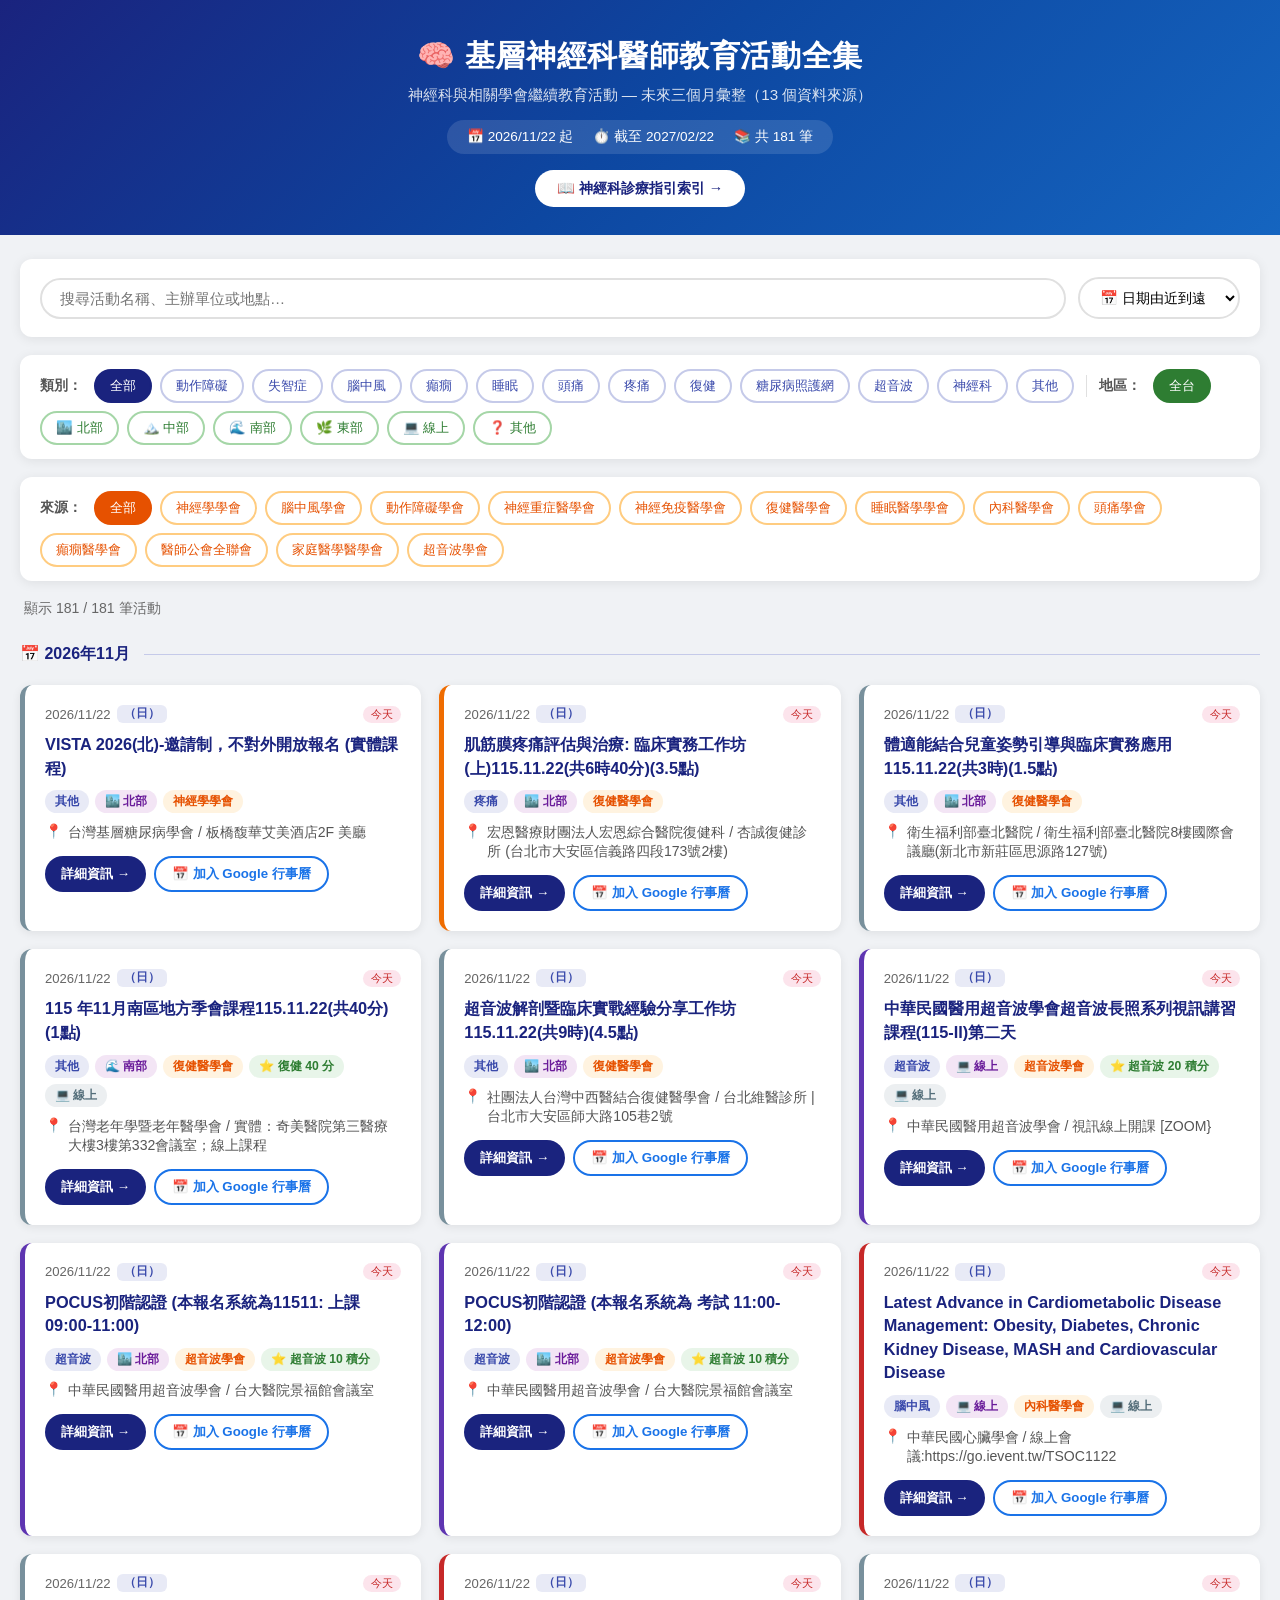
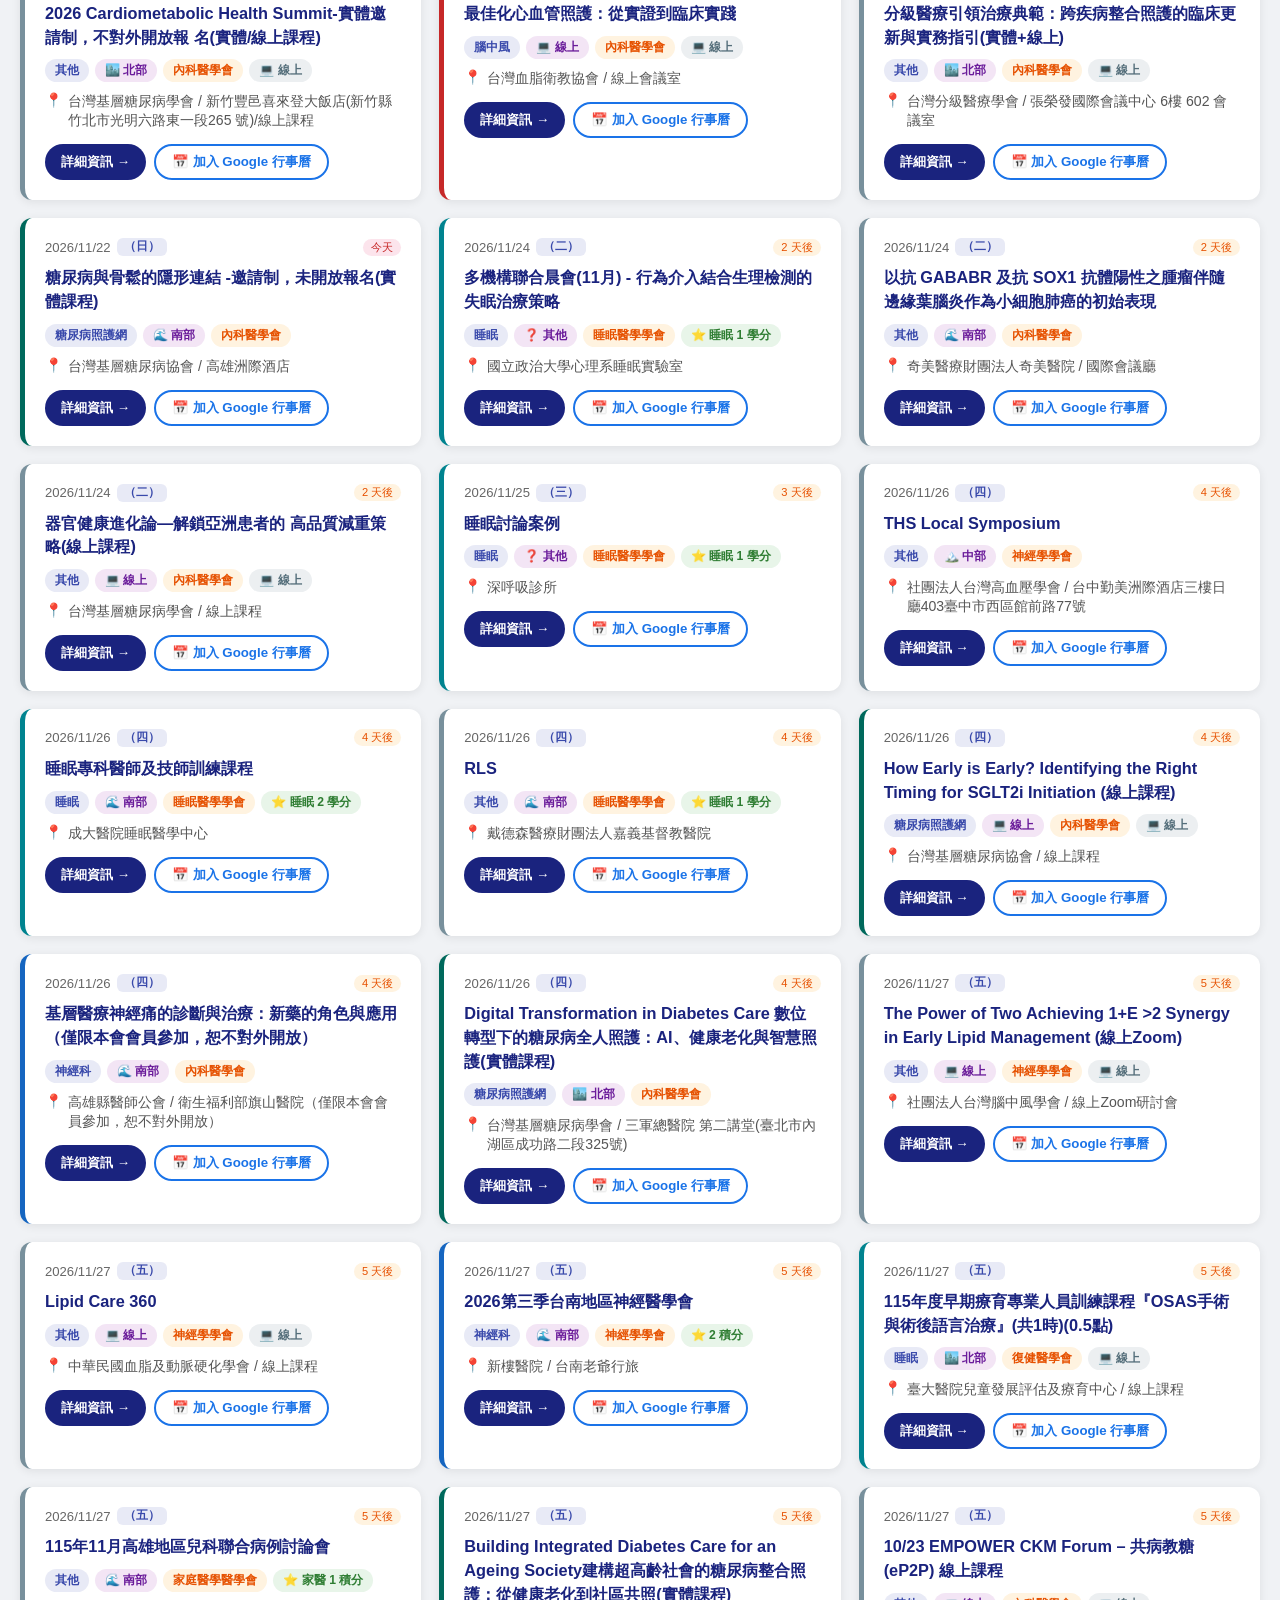
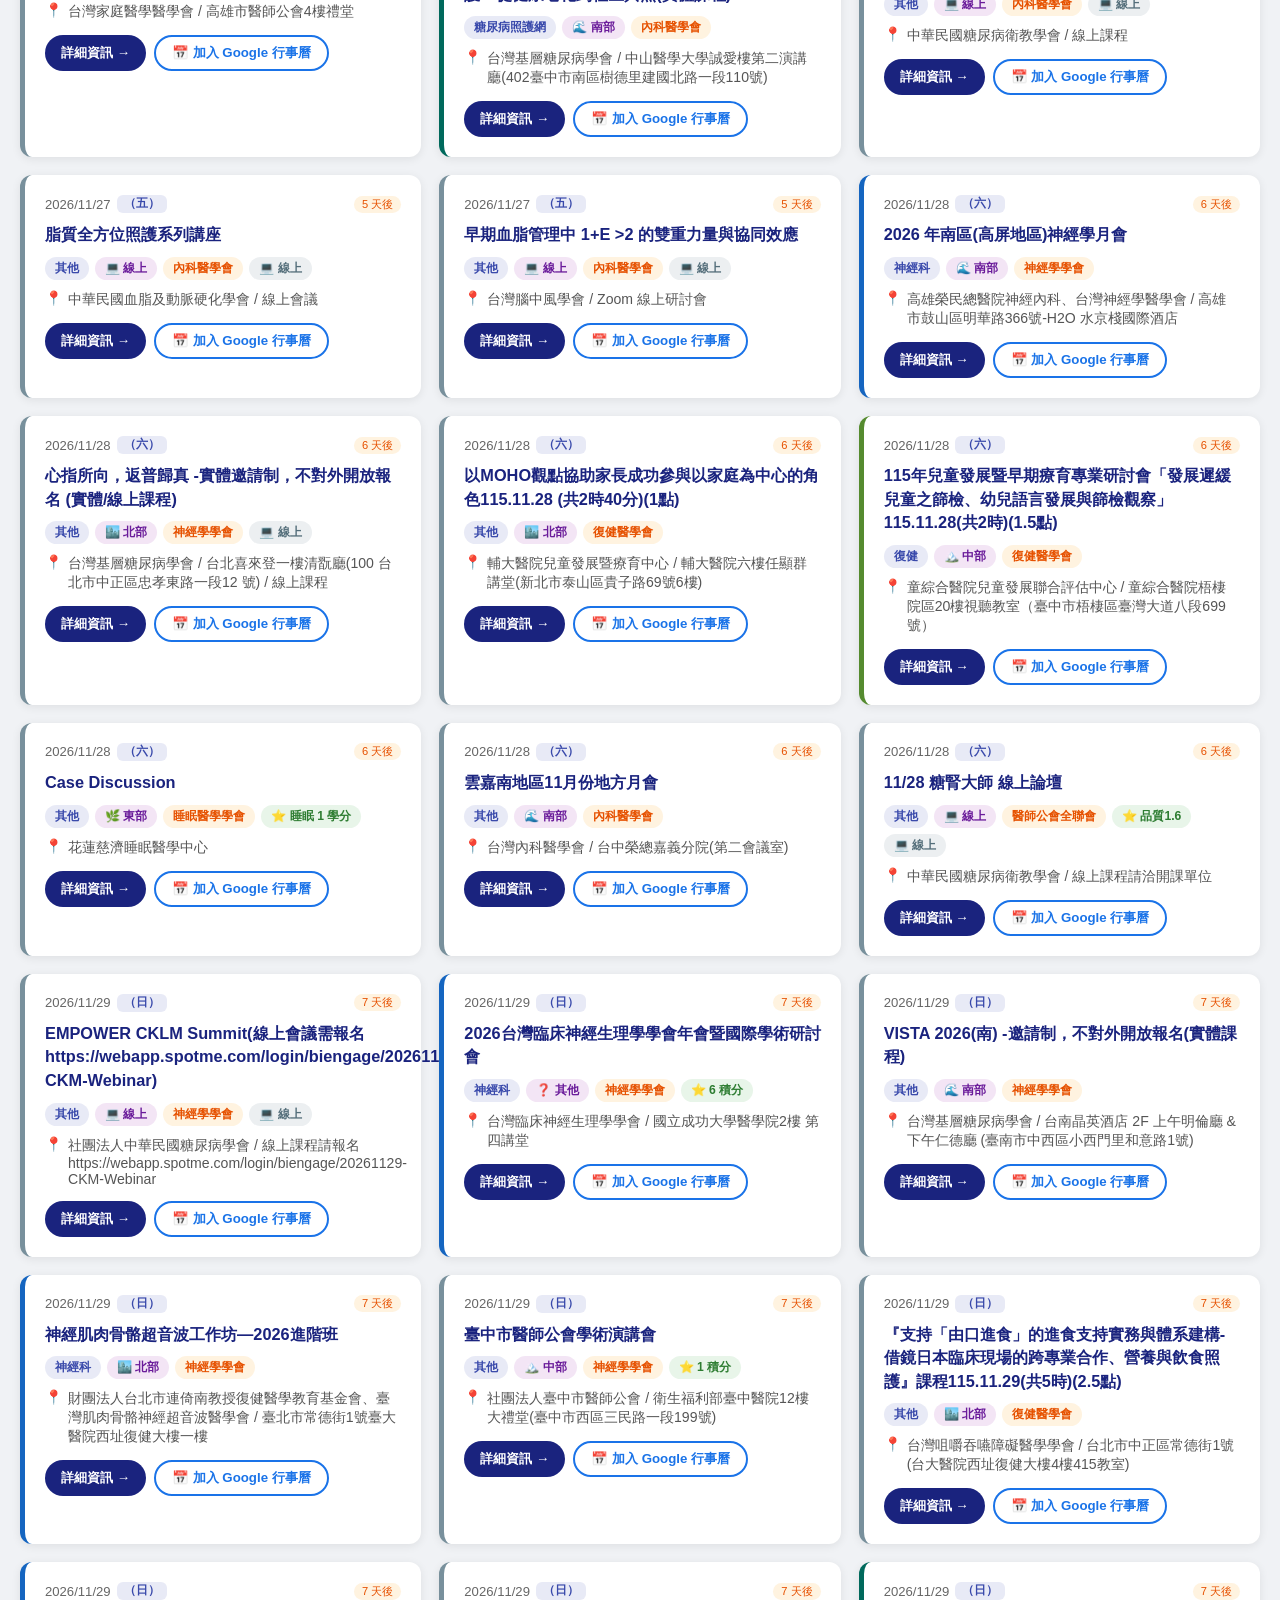
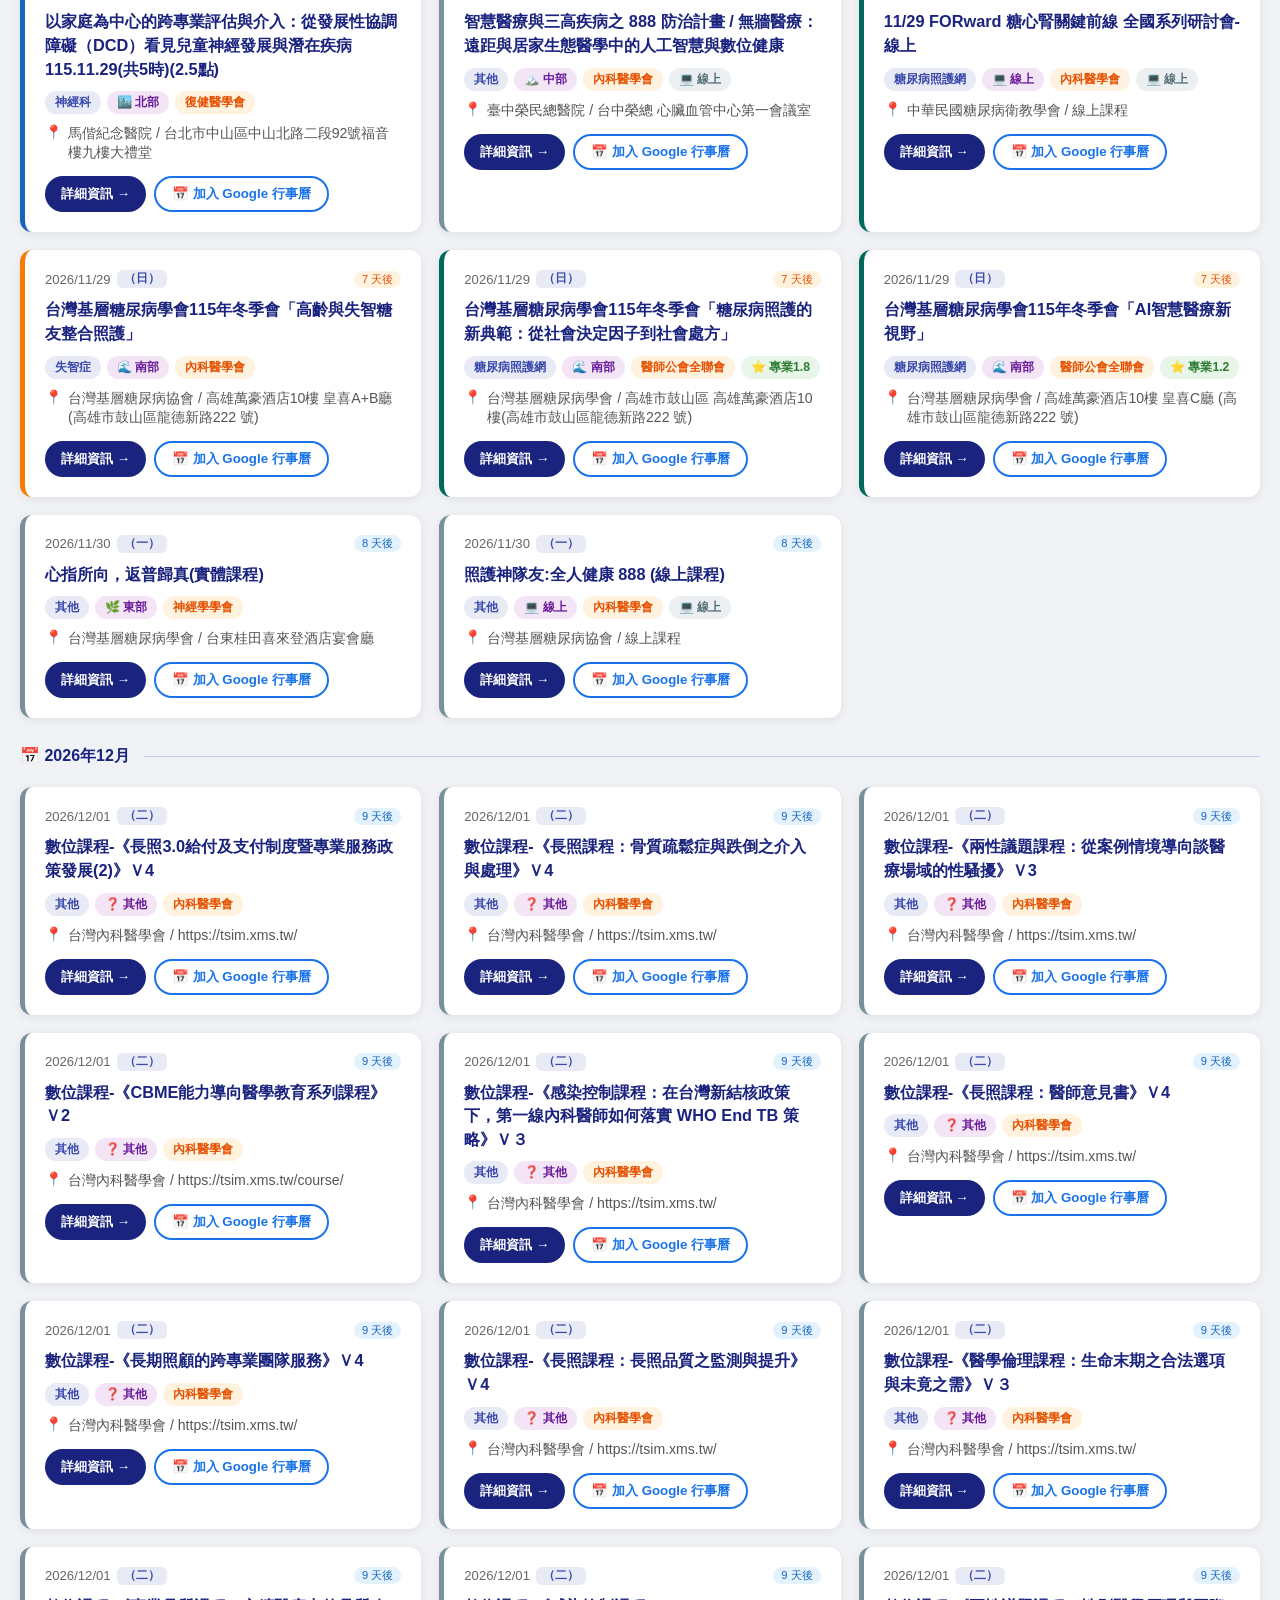
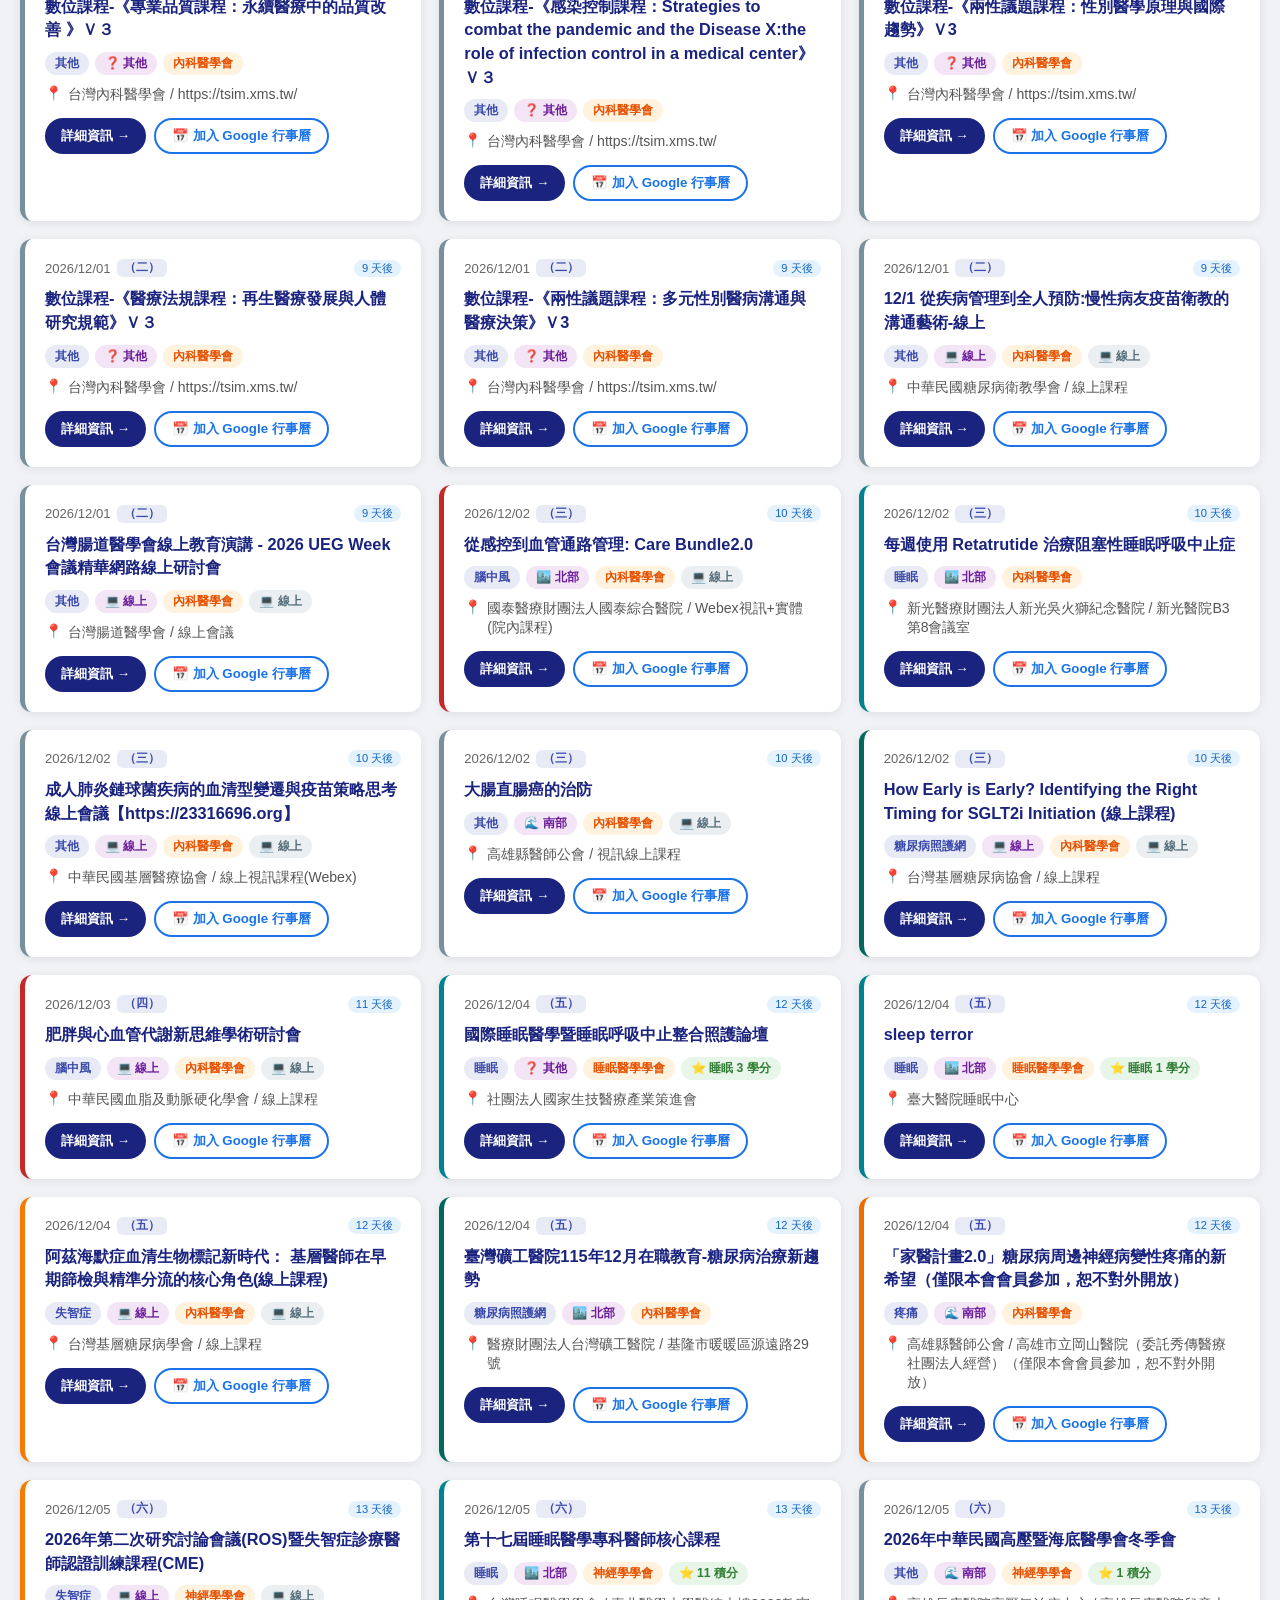
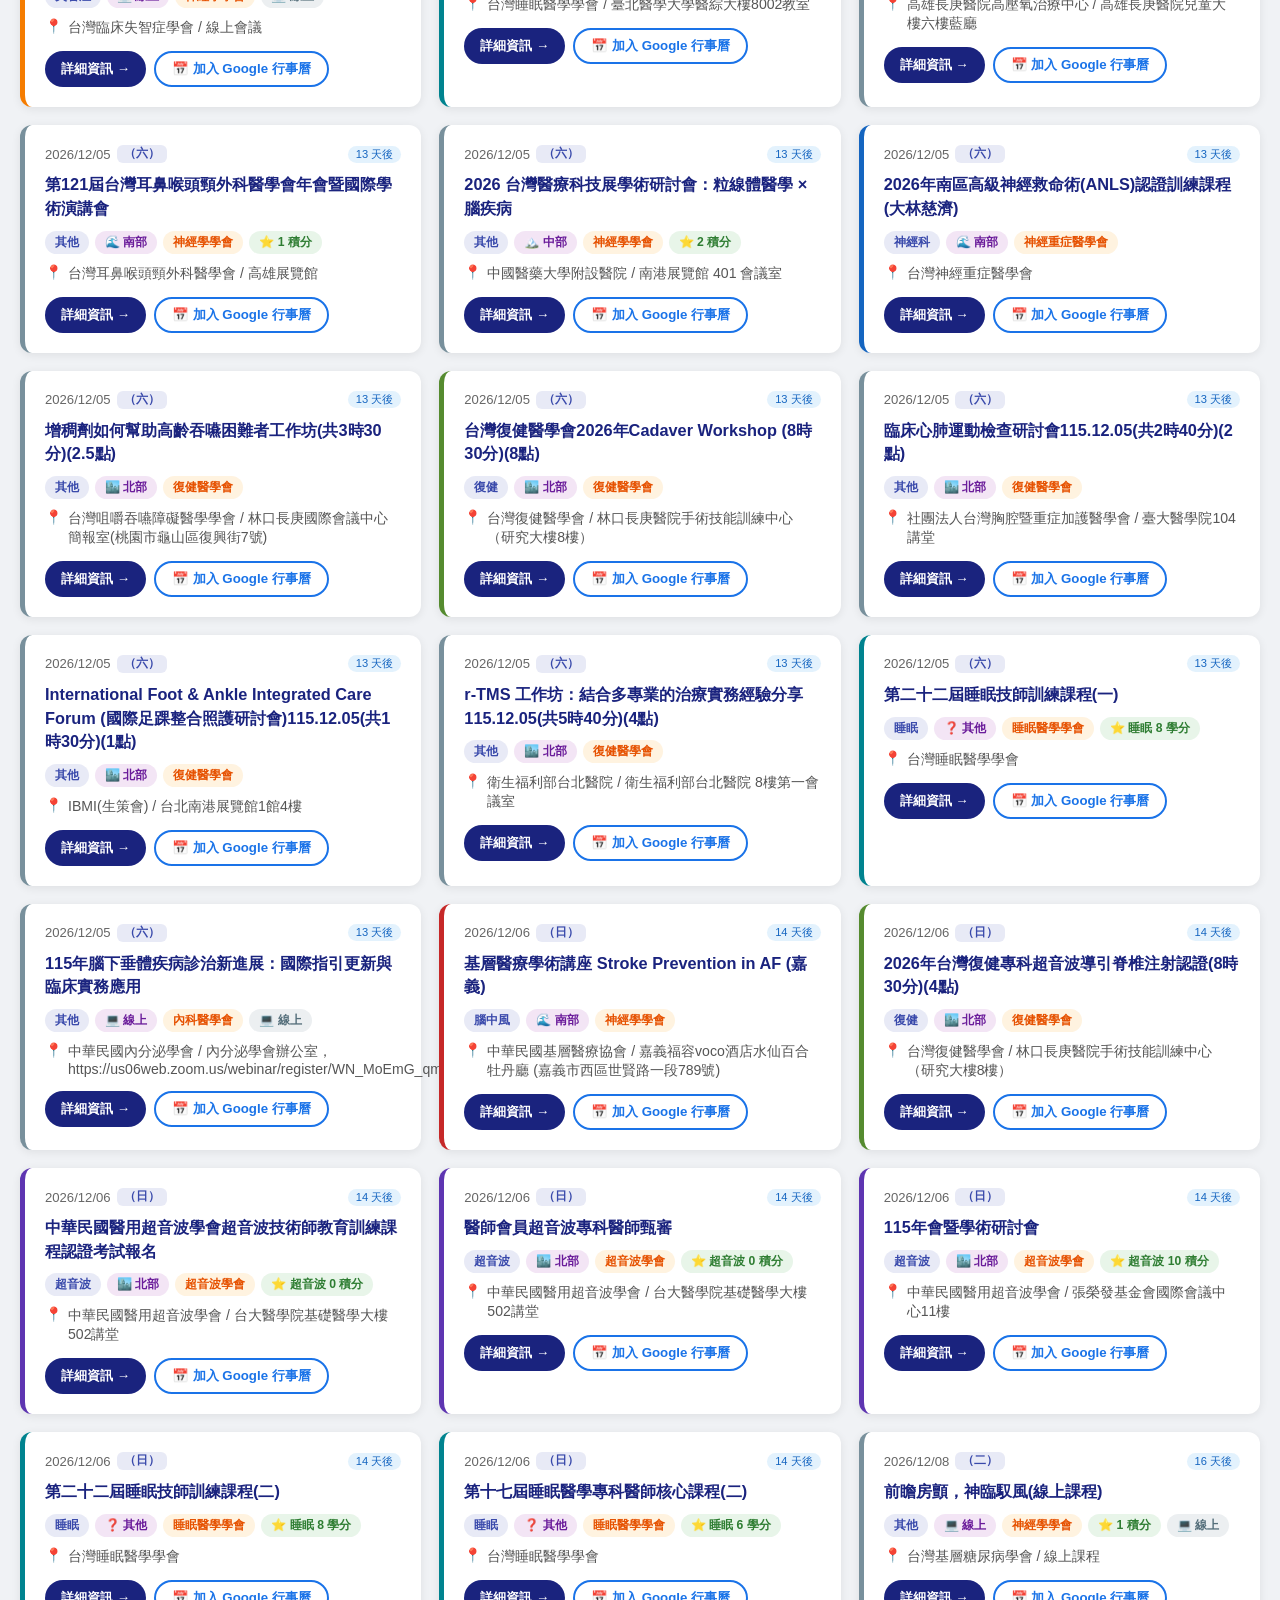
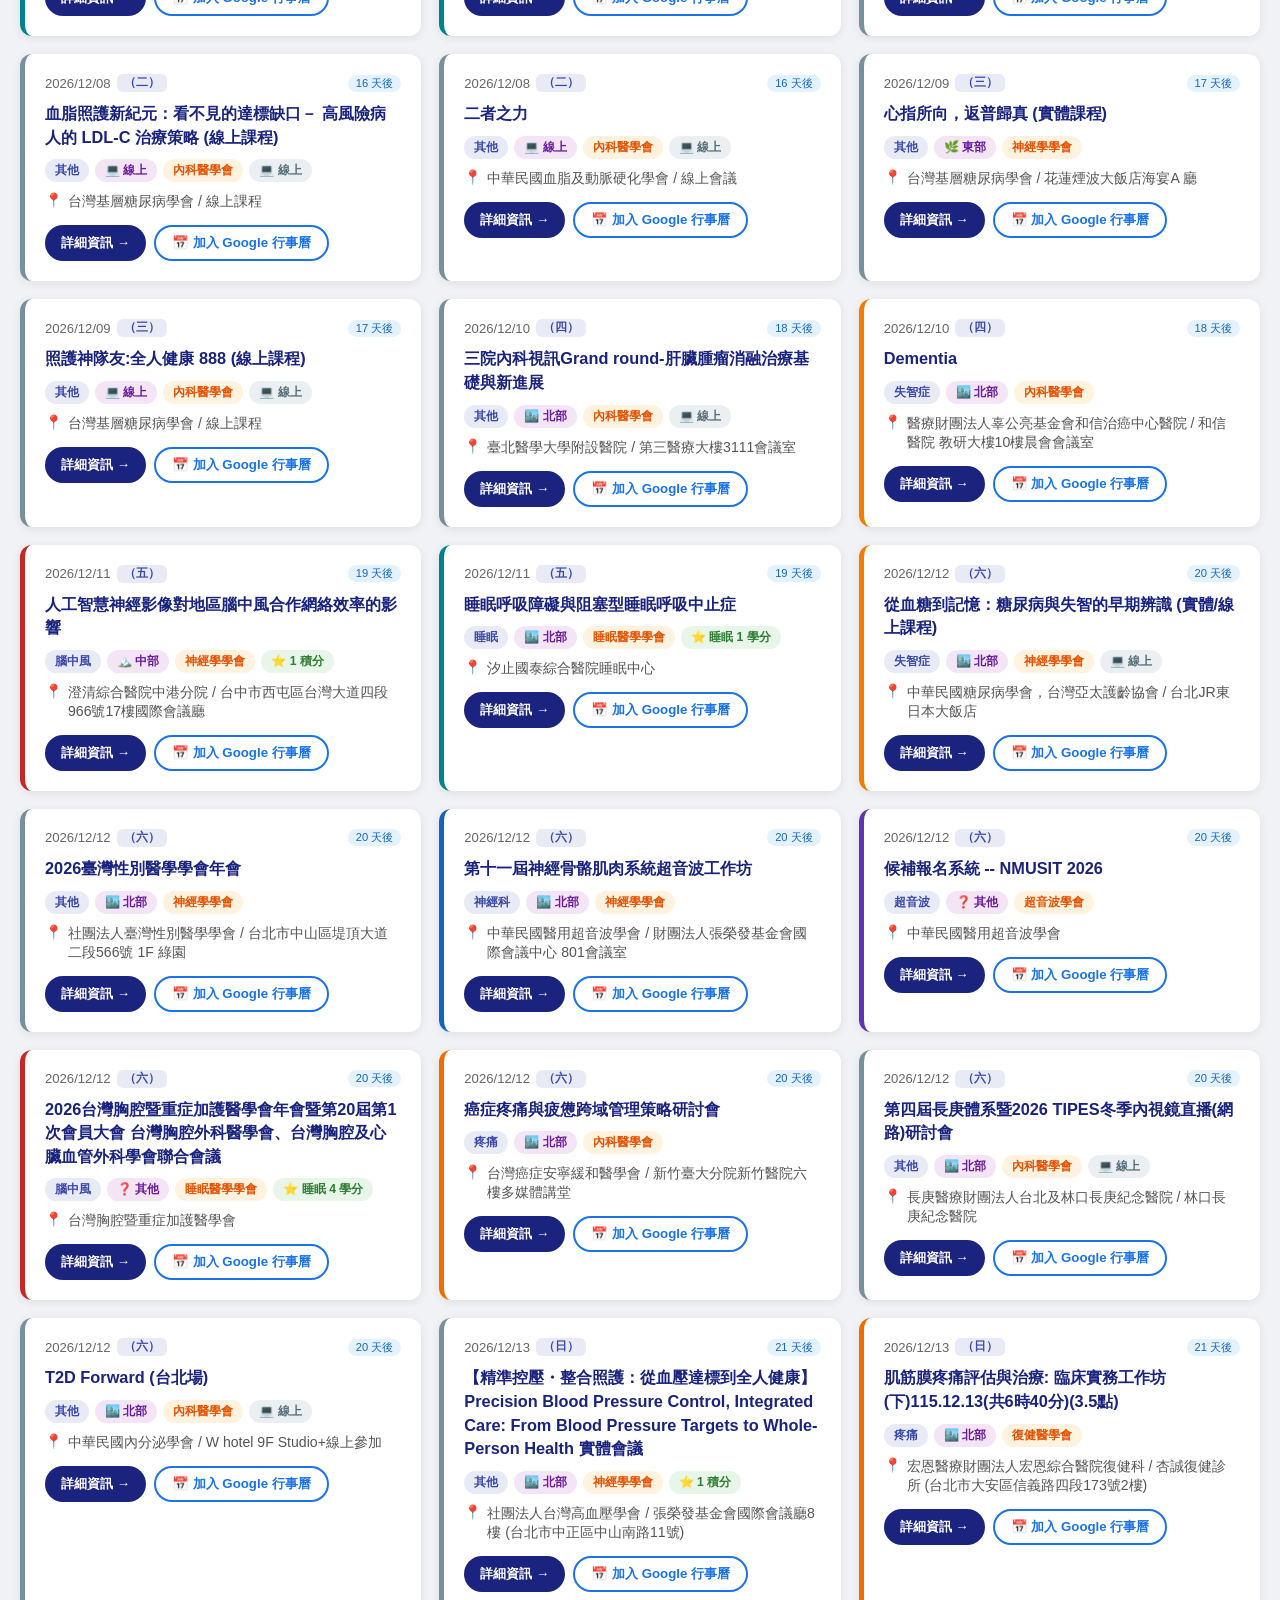
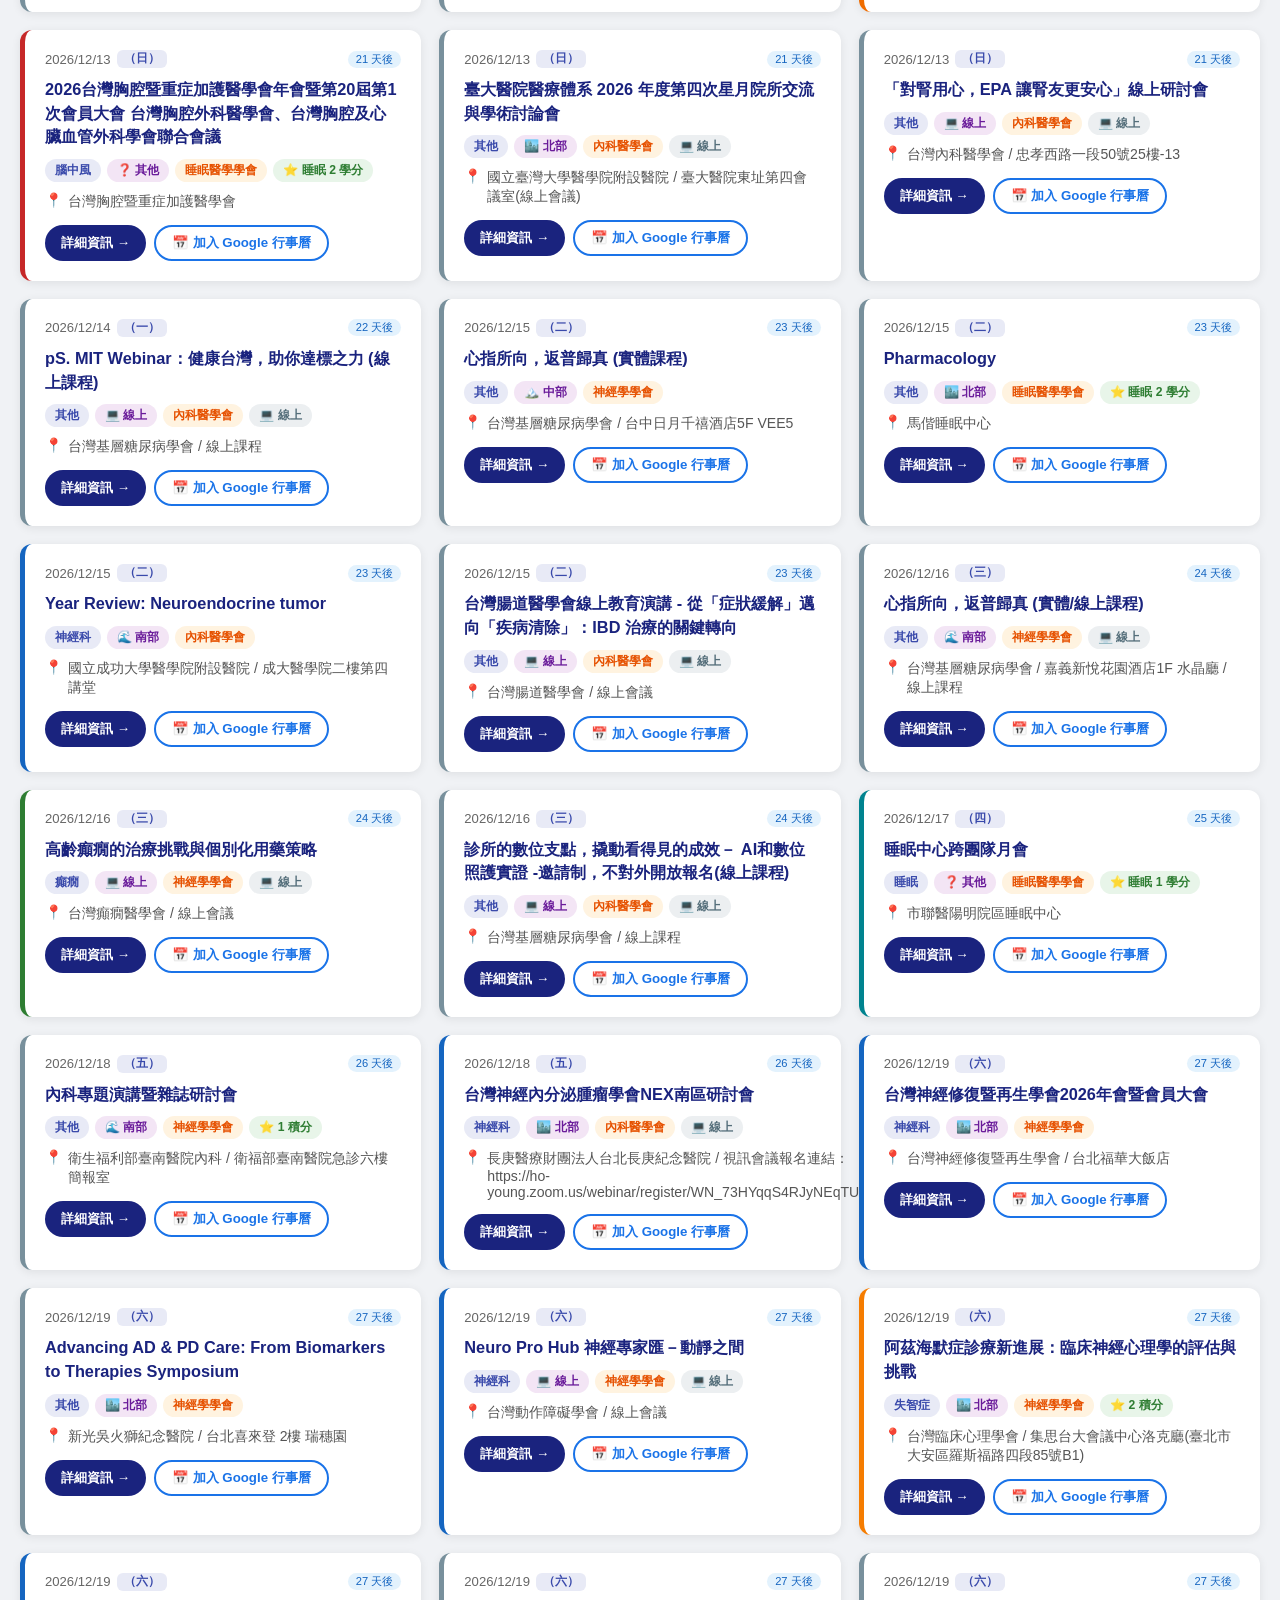
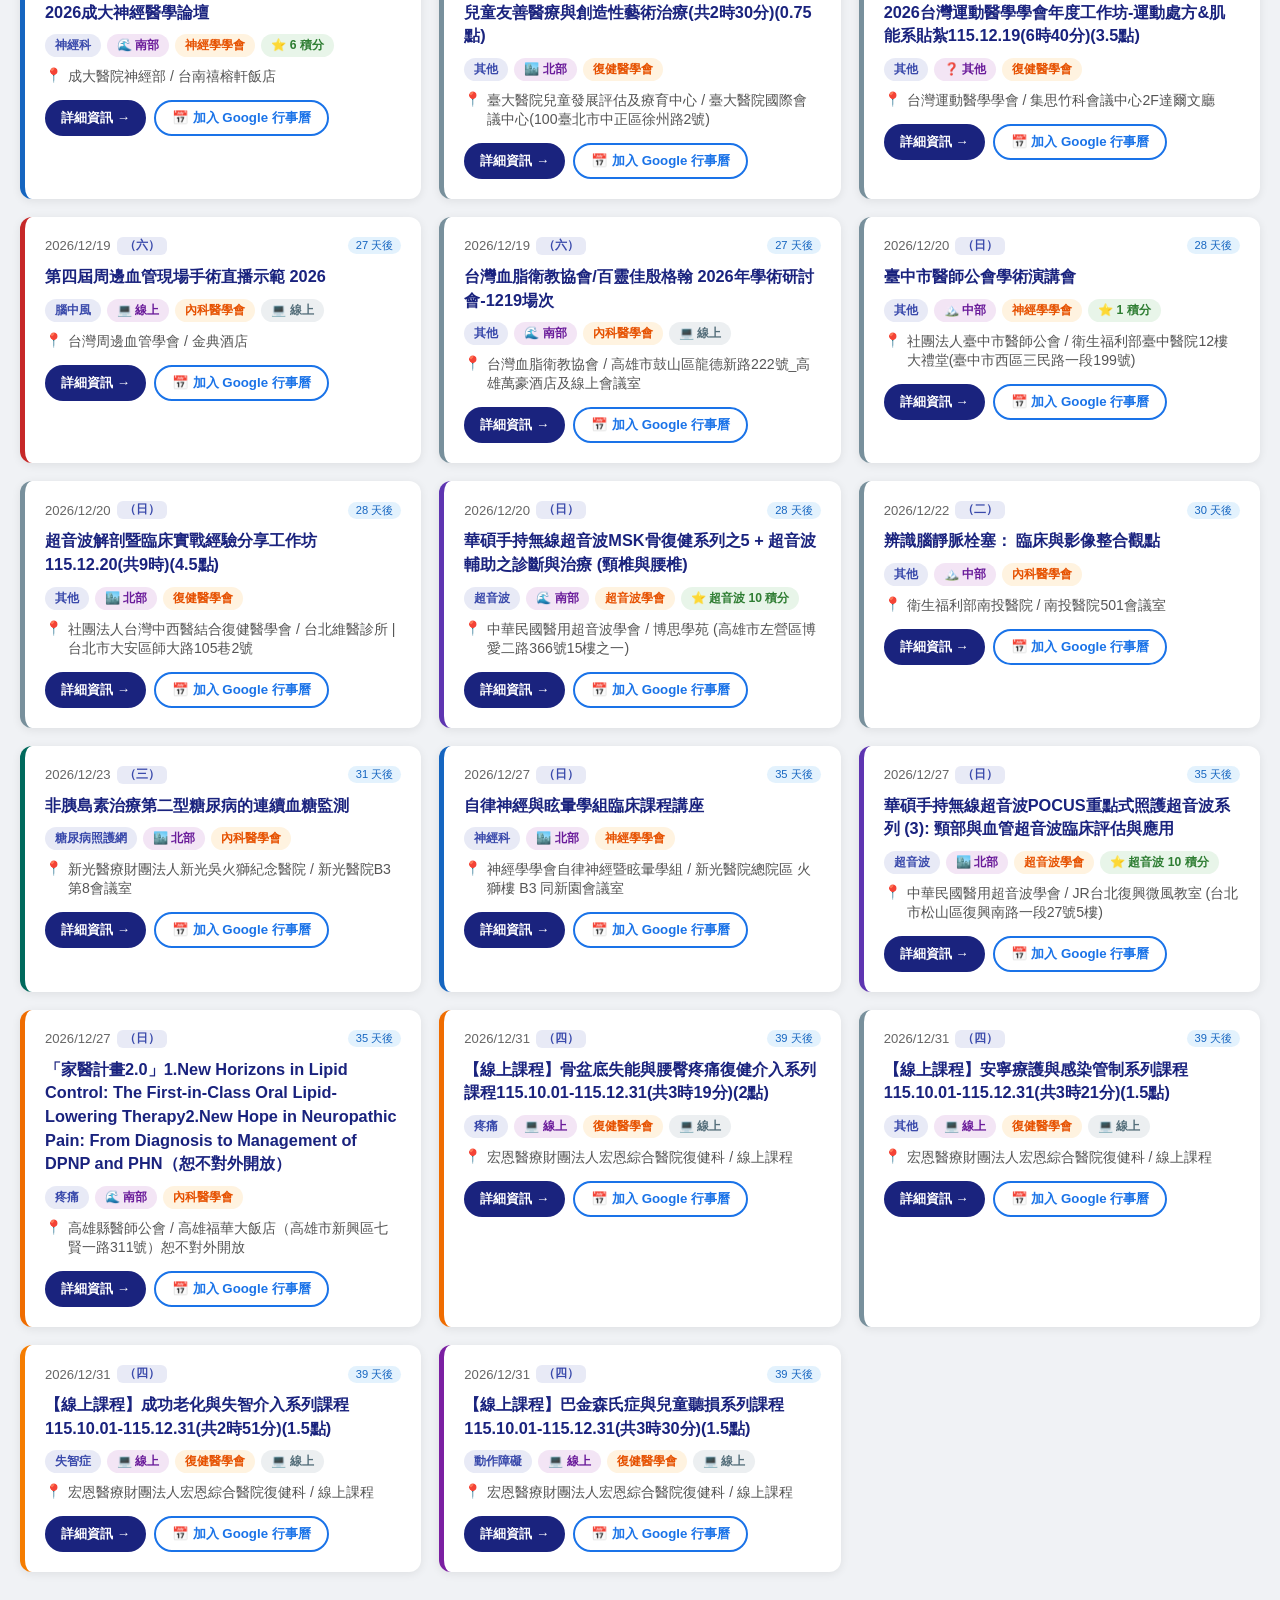
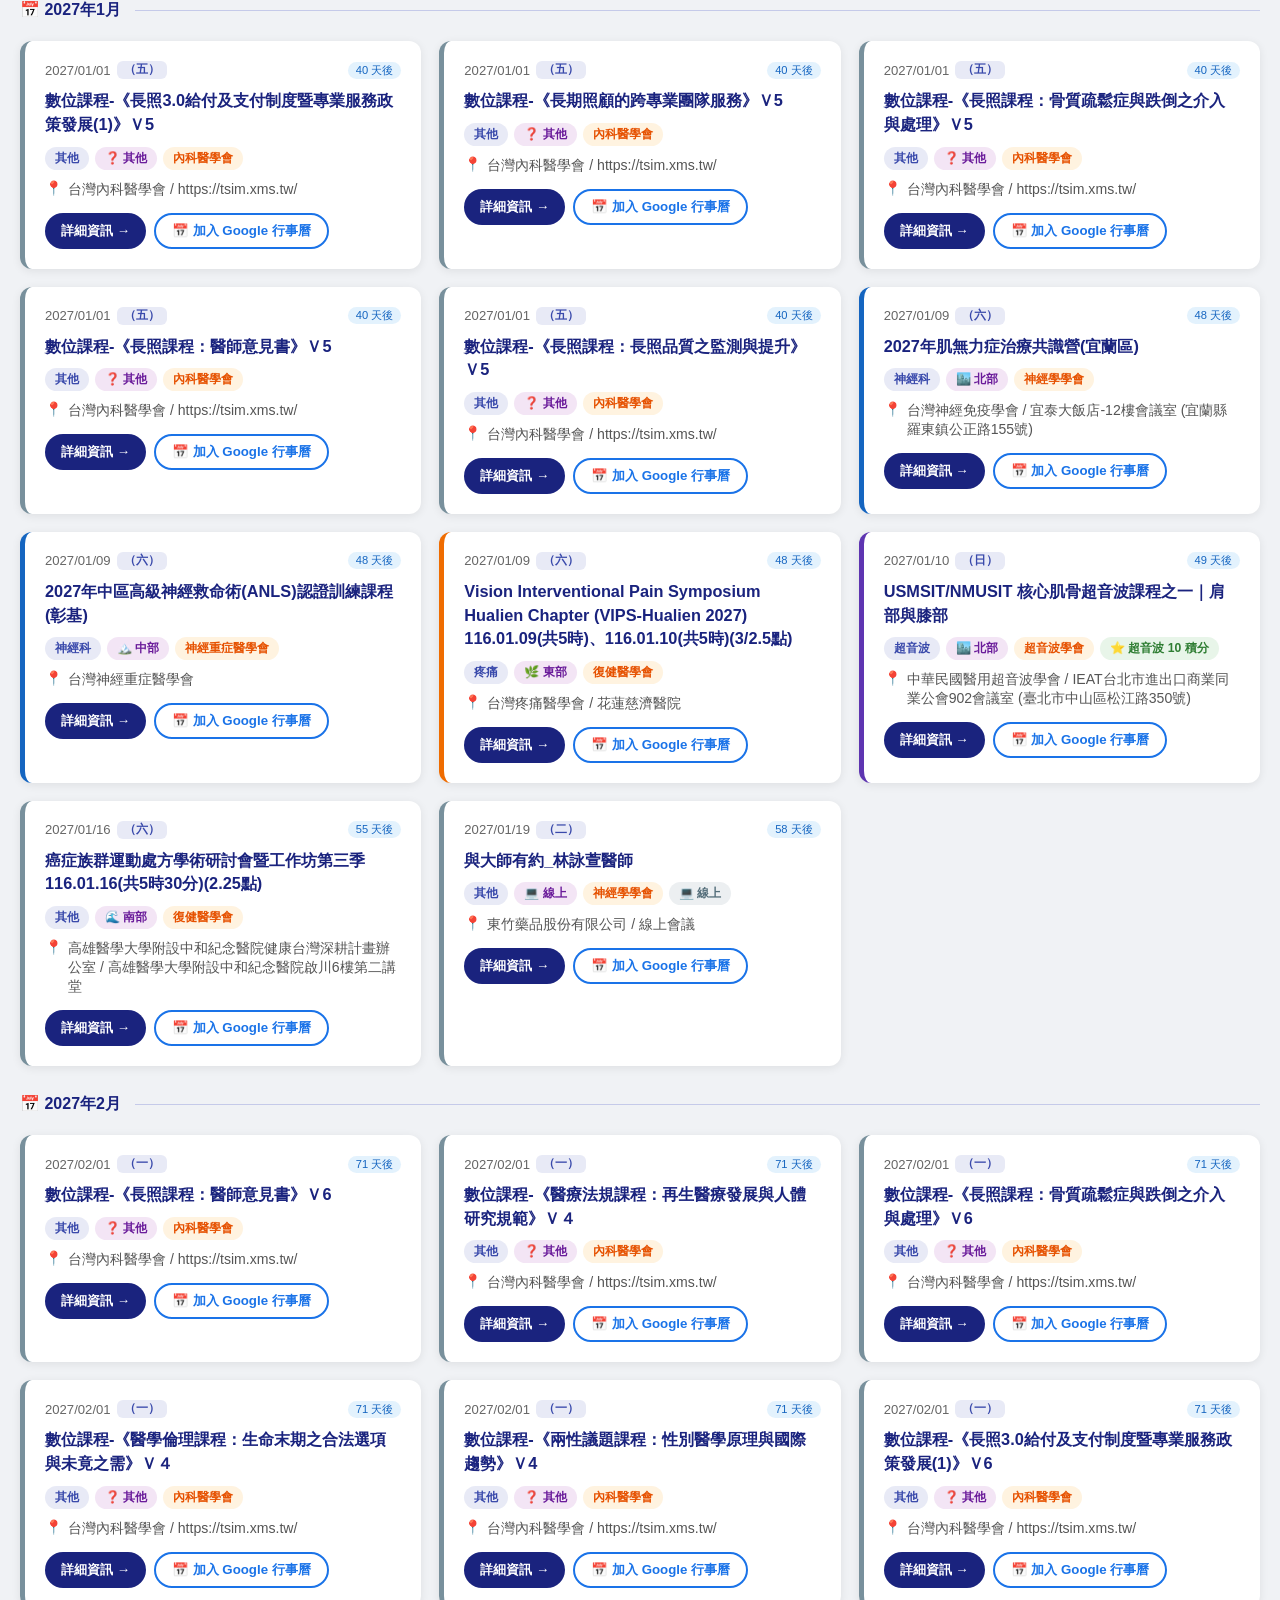
<file: index.html>
<!DOCTYPE html>
<html lang="zh-TW">
<head>
  <meta charset="UTF-8">
  <meta name="viewport" content="width=device-width, initial-scale=1.0">
  <title>基層神經科醫師教育活動全集（未來三個月）</title>
  <style>
    *, *::before, *::after { box-sizing: border-box; margin: 0; padding: 0; }
    body {
      font-family: 'Segoe UI', 'PingFang TC', 'Noto Sans TC', sans-serif;
      background: #f0f2f5; color: #222; min-height: 100vh;
    }
    header {
      background: linear-gradient(135deg, #1a237e 0%, #0d47a1 50%, #1565c0 100%);
      color: #fff; padding: 36px 24px 28px; text-align: center;
    }
    header h1 { font-size: 1.9em; font-weight: 700; margin-bottom: 8px; letter-spacing: .02em; }
    header p  { font-size: .95em; opacity: .85; }
    .header-meta {
      display: inline-flex; gap: 20px; margin-top: 14px; flex-wrap: wrap; justify-content: center;
      background: rgba(255,255,255,.12); border-radius: 30px;
      padding: 8px 20px; font-size: .85em;
    }
    .header-nav { margin-top: 16px; }
    .header-nav a {
      display: inline-flex; align-items: center; gap: 6px;
      background: #fff; color: #1a237e; text-decoration: none;
      padding: 9px 22px; border-radius: 30px; font-size: .9em; font-weight: 700;
      transition: transform .2s, box-shadow .2s;
    }
    .header-nav a:hover { transform: translateY(-2px); box-shadow: 0 6px 18px rgba(0,0,0,.25); }
    .container { max-width: 1280px; margin: 0 auto; padding: 24px 20px 60px; }
    .controls {
      background: #fff; border-radius: 12px; box-shadow: 0 2px 12px rgba(0,0,0,.08);
      padding: 18px 20px; margin-bottom: 18px;
      display: flex; flex-wrap: wrap; gap: 12px; align-items: center;
    }
    .search-box {
      flex: 1 1 260px; padding: 10px 18px; border: 2px solid #e0e0e0;
      border-radius: 30px; font-size: .95em; outline: none; transition: border-color .2s;
    }
    .search-box:focus { border-color: #1a237e; }
    .sort-select {
      padding: 10px 16px; border: 2px solid #e0e0e0; border-radius: 30px;
      font-size: .9em; cursor: pointer; outline: none; background: #fff; transition: border-color .2s;
    }
    .sort-select:focus { border-color: #1a237e; }
    .pills-bar {
      background: #fff; border-radius: 12px; box-shadow: 0 2px 12px rgba(0,0,0,.08);
      padding: 14px 20px; margin-bottom: 18px;
      display: flex; flex-wrap: wrap; gap: 8px; align-items: center;
    }
    .pill-label { font-size: .85em; color: #555; font-weight: 600; margin-right: 4px; white-space: nowrap; }
    .pill-divider { width: 1px; height: 22px; background: #e0e0e0; margin: 0 4px; }
    .pill {
      padding: 6px 14px; border: 2px solid #c5cae9; background: #fff;
      color: #3949ab; border-radius: 20px; font-size: .83em; cursor: pointer;
      transition: all .2s; white-space: nowrap;
    }
    .pill:hover  { background: #e8eaf6; }
    .pill.active { background: #1a237e; color: #fff; border-color: #1a237e; }
    .pill.region { border-color: #a5d6a7; color: #2e7d32; }
    .pill.region:hover  { background: #e8f5e9; }
    .pill.region.active { background: #2e7d32; color: #fff; border-color: #2e7d32; }
    .pill.src { border-color: #ffcc80; color: #e65100; }
    .pill.src:hover  { background: #fff3e0; }
    .pill.src.active { background: #e65100; color: #fff; border-color: #e65100; }
    .stats { font-size: .88em; color: #666; margin-bottom: 16px; padding: 0 4px; }
    .grid {
      display: grid; grid-template-columns: repeat(auto-fill, minmax(360px, 1fr)); gap: 18px;
    }
    .card {
      background: #fff; border-radius: 12px; padding: 20px;
      box-shadow: 0 2px 10px rgba(0,0,0,.08); border-left: 5px solid #3949ab;
      transition: transform .25s, box-shadow .25s;
      display: flex; flex-direction: column; gap: 10px;
    }
    .card:hover { transform: translateY(-4px); box-shadow: 0 8px 24px rgba(0,0,0,.13); }
    .card.cat-movement  { border-left-color: #7b1fa2; }
    .card.cat-dementia  { border-left-color: #f57c00; }
    .card.cat-stroke    { border-left-color: #c62828; }
    .card.cat-epilepsy  { border-left-color: #2e7d32; }
    .card.cat-sleep     { border-left-color: #00838f; }
    .card.cat-headache  { border-left-color: #ad1457; }
    .card.cat-pain      { border-left-color: #ef6c00; }
    .card.cat-rehab     { border-left-color: #558b2f; }
    .card.cat-dm        { border-left-color: #00695c; }
    .card.cat-sono      { border-left-color: #5e35b1; }
    .card.cat-neuro     { border-left-color: #1565c0; }
    .card.cat-other     { border-left-color: #78909c; }
    .card-date { font-size: .82em; color: #666; display: flex; align-items: center; gap: 6px; }
    .card-date .weekday {
      background: #e8eaf6; color: #3949ab; border-radius: 6px;
      padding: 1px 7px; font-size: .9em; font-weight: 600;
    }
    .card-date .days-left {
      margin-left: auto; background: #e3f2fd; color: #1565c0;
      border-radius: 10px; padding: 1px 8px; font-size: .85em;
    }
    .card-date .days-left.soon  { background: #fff3e0; color: #e65100; }
    .card-date .days-left.today { background: #fce4ec; color: #c62828; }
    .card-title { font-size: 1.02em; font-weight: 700; color: #1a237e; line-height: 1.45; }
    .card-tags { display: flex; flex-wrap: wrap; gap: 6px; }
    .tag { padding: 3px 10px; border-radius: 12px; font-size: .76em; font-weight: 600; white-space: nowrap; }
    .tag-cat     { background: #e8eaf6; color: #3949ab; }
    .tag-credits { background: #e8f5e9; color: #2e7d32; }
    .tag-online  { background: #eceff1; color: #546e7a; }
    .tag-region  { background: #f3e5f5; color: #6a1b9a; }
    .tag-src     { background: #fff3e0; color: #e65100; }
    .card-location { font-size: .88em; color: #555; display: flex; align-items: flex-start; gap: 5px; }
    .card-location::before { content: "📍"; flex-shrink: 0; }
    .card-actions { display: flex; flex-wrap: wrap; gap: 8px; margin-top: 4px; }
    .card-link {
      display: inline-flex; align-items: center; gap: 5px; padding: 7px 16px;
      background: #1a237e; color: #fff; text-decoration: none;
      border-radius: 20px; font-size: .83em; font-weight: 600;
      transition: background .2s;
    }
    .card-link:hover { background: #283593; }
    .card-gcal {
      background: #fff; color: #1a73e8; border: 2px solid #1a73e8;
    }
    .card-gcal:hover { background: #e8f0fe; }
    .no-results { grid-column: 1/-1; text-align: center; padding: 60px 20px; color: #999; font-size: 1.1em; }
    .month-divider {
      grid-column: 1/-1; display: flex; align-items: center; gap: 14px; margin: 10px 0 2px;
    }
    .month-divider span { font-size: 1em; font-weight: 700; color: #1a237e; white-space: nowrap; }
    .month-divider::after { content: ''; flex: 1; height: 1px; background: #c5cae9; }
    footer { text-align: center; margin-top: 40px; font-size: .8em; color: #999; line-height: 1.9; }
    footer a { color: #3949ab; text-decoration: none; }
    @media (max-width: 600px) {
      header h1 { font-size: 1.4em; }
      .grid { grid-template-columns: 1fr; }
    }
  </style>
</head>
<body>
<header>
  <h1>🧠 基層神經科醫師教育活動全集</h1>
  <p>神經科與相關學會繼續教育活動 — 未來三個月彙整（13 個資料來源）</p>
  <div class="header-meta">
    <span>📅 2026/11/22 起</span>
    <span>⏱️ 截至 2027/02/22</span>
    <span>📚 共 181 筆</span>
  </div>
  <div class="header-nav"><a href="guidelines.html">📖 神經科診療指引索引 →</a></div>
</header>

<div class="container">
  <div class="controls">
    <input class="search-box" id="search" type="text" placeholder="搜尋活動名稱、主辦單位或地點…">
    <select class="sort-select" id="sortSel">
      <option value="date-asc">📅 日期由近到遠</option>
      <option value="date-desc">📅 日期由遠到近</option>
      <option value="credits-desc">⭐ 積分由高到低</option>
    </select>
  </div>

  <div class="pills-bar">
    <span class="pill-label">類別：</span>
    <button class="pill active" data-cat="all">全部</button>
    <button class="pill" data-cat="movement">動作障礙</button>
    <button class="pill" data-cat="dementia">失智症</button>
    <button class="pill" data-cat="stroke">腦中風</button>
    <button class="pill" data-cat="epilepsy">癲癇</button>
    <button class="pill" data-cat="sleep">睡眠</button>
    <button class="pill" data-cat="headache">頭痛</button>
    <button class="pill" data-cat="pain">疼痛</button>
    <button class="pill" data-cat="rehab">復健</button>
    <button class="pill" data-cat="dm">糖尿病照護網</button>
    <button class="pill" data-cat="sono">超音波</button>
    <button class="pill" data-cat="neuro">神經科</button>
    <button class="pill" data-cat="other">其他</button>
    <div class="pill-divider"></div>
    <span class="pill-label">地區：</span>
    <button class="pill region active" data-region="all">全台</button>
    <button class="pill region" data-region="north">🏙️ 北部</button>
    <button class="pill region" data-region="central">🏔️ 中部</button>
    <button class="pill region" data-region="south">🌊 南部</button>
    <button class="pill region" data-region="east">🌿 東部</button>
    <button class="pill region" data-region="online">💻 線上</button>
    <button class="pill region" data-region="other">❓ 其他</button>
  </div>

  <div class="pills-bar">
    <span class="pill-label">來源：</span>
    <button class="pill src active" data-src="all">全部</button>
    <button class="pill src" data-src="neuro">神經學學會</button><button class="pill src" data-src="stroke">腦中風學會</button><button class="pill src" data-src="tmds">動作障礙學會</button><button class="pill src" data-src="tncs">神經重症醫學會</button><button class="pill src" data-src="tnms">神經免疫醫學會</button><button class="pill src" data-src="pmr">復健醫學會</button><button class="pill src" data-src="tssm">睡眠醫學學會</button><button class="pill src" data-src="tsim">內科醫學會</button><button class="pill src" data-src="headache">頭痛學會</button><button class="pill src" data-src="epilepsy">癲癇醫學會</button><button class="pill src" data-src="tma">醫師公會全聯會</button><button class="pill src" data-src="tafm">家庭醫學醫學會</button><button class="pill src" data-src="sono">超音波學會</button>
  </div>

  <div class="stats" id="stats"></div>
  <div class="grid" id="grid"></div>

  <footer>
    資料來源：神經學學會 40筆｜腦中風學會 5筆｜動作障礙學會 0筆｜神經重症醫學會 2筆｜神經免疫醫學會 0筆｜復健醫學會 68筆｜睡眠醫學學會 17筆｜內科醫學會 96筆｜頭痛學會 0筆｜癲癇醫學會 0筆｜醫師公會全聯會 6筆｜家庭醫學醫學會 2筆｜超音波學會 14筆<br>
    更新於 2026/11/22｜每週日 15:00 自動更新｜地區依活動地點自動判讀，可能有誤，請以主辦單位公告為準
  </footer>
</div>

<script>
const EVENTS = [
  {date:"2026-11-22",title:"VISTA 2026(北)-邀請制，不對外開放報名 (實體課程)",location:"台灣基層糖尿病學會 / 板橋馥華艾美酒店2F 美廳",credits:0,ctext:"",url:"https://www.neuro.org.tw/active/other_toApply_OK.asp?SID=3561",src:"neuro",cat:"other",online:false,region:"north"},
  {date:"2026-11-22",title:"肌筋膜疼痛評估與治療: 臨床實務工作坊(上)115.11.22(共6時40分)(3.5點)",location:"宏恩醫療財團法人宏恩綜合醫院復健科 / 杏誠復健診所 (台北市大安區信義路四段173號2樓)",credits:0,ctext:"",url:"https://www.pmr.org.tw/active_news/active_info.asp?/4566.html",src:"pmr",cat:"pain",online:false,region:"north"},
  {date:"2026-11-22",title:"體適能結合兒童姿勢引導與臨床實務應用115.11.22(共3時)(1.5點)",location:"衛生福利部臺北醫院 / 衛生福利部臺北醫院8樓國際會議廳(新北市新莊區思源路127號)",credits:0,ctext:"",url:"https://www.pmr.org.tw/active_news/active_info.asp?/4564.html",src:"pmr",cat:"other",online:false,region:"north"},
  {date:"2026-11-22",title:"115 年11月南區地方季會課程115.11.22(共40分)(1點)",location:"台灣老年學暨老年醫學會 / 實體：奇美醫院第三醫療大樓3樓第332會議室；線上課程",credits:0,ctext:"復健 40 分",url:"https://www.pmr.org.tw/active_news/active_info.asp?/4526.html",src:"pmr",cat:"other",online:true,region:"south"},
  {date:"2026-11-22",title:"超音波解剖暨臨床實戰經驗分享工作坊115.11.22(共9時)(4.5點)",location:"社團法人台灣中西醫結合復健醫學會 / 台北維醫診所 | 台北市大安區師大路105巷2號",credits:0,ctext:"",url:"https://www.pmr.org.tw/active_news/active_info.asp?/4469.html",src:"pmr",cat:"other",online:false,region:"north"},
  {date:"2026-11-22",title:"中華民國醫用超音波學會超音波長照系列視訊講習課程(115-II)第二天",location:"中華民國醫用超音波學會 / 視訊線上開課 [ZOOM}",credits:20,ctext:"超音波 20 積分",url:"https://www.sumroc.org.tw/index.php?action=activity_detail&id=2968",src:"sono",cat:"sono",online:true,region:"online"},
  {date:"2026-11-22",title:"POCUS初階認證 (本報名系統為11511: 上課 09:00-11:00)",location:"中華民國醫用超音波學會 / 台大醫院景福館會議室",credits:10,ctext:"超音波 10 積分",url:"https://www.sumroc.org.tw/index.php?action=activity_detail&id=2802",src:"sono",cat:"sono",online:false,region:"north"},
  {date:"2026-11-22",title:"POCUS初階認證 (本報名系統為 考試 11:00-12:00)",location:"中華民國醫用超音波學會 / 台大醫院景福館會議室",credits:10,ctext:"超音波 10 積分",url:"https://www.sumroc.org.tw/index.php?action=activity_detail&id=2801",src:"sono",cat:"sono",online:false,region:"north"},
  {date:"2026-11-22",title:"Latest Advance in Cardiometabolic Disease Management: Obesity, Diabetes, Chronic Kidney Disease, MASH and Cardiovascular Disease",location:"中華民國心臟學會 / 線上會議:https://go.ievent.tw/TSOC1122",credits:0,ctext:"",url:"https://www.tsim.org.tw/ehc-tsim/s/w/edu/scheduleInfo1/schedule/7dd570d005594cf296127b4910125c26",src:"tsim",cat:"stroke",online:true,region:"online"},
  {date:"2026-11-22",title:"2026 Cardiometabolic Health Summit-實體邀請制，不對外開放報 名(實體/線上課程)",location:"台灣基層糖尿病學會 / 新竹豐邑喜來登大飯店(新竹縣竹北市光明六路東一段265 號)/線上課程",credits:0,ctext:"",url:"https://www.tsim.org.tw/ehc-tsim/s/w/edu/scheduleInfo1/schedule/48ad46fff3814eeb9b139c6757f18d70",src:"tsim",cat:"other",online:true,region:"north"},
  {date:"2026-11-22",title:"最佳化心血管照護：從實證到臨床實踐",location:"台灣血脂衛教協會 / 線上會議室",credits:0,ctext:"",url:"https://www.tsim.org.tw/ehc-tsim/s/w/edu/scheduleInfo1/schedule/d5430088243b4ff0917459e69d488d96",src:"tsim",cat:"stroke",online:true,region:"online"},
  {date:"2026-11-22",title:"分級醫療引領治療典範：跨疾病整合照護的臨床更新與實務指引(實體+線上)",location:"台灣分級醫療學會 / 張榮發國際會議中心 6樓 602 會議室",credits:0,ctext:"",url:"https://www.tsim.org.tw/ehc-tsim/s/w/edu/scheduleInfo1/schedule/20f0aad4f936468e9e3edbe2fc133c84",src:"tsim",cat:"other",online:true,region:"north"},
  {date:"2026-11-22",title:"糖尿病與骨鬆的隱形連結 -邀請制，未開放報名(實體課程)",location:"台灣基層糖尿病協會 / 高雄洲際酒店",credits:0,ctext:"",url:"https://www.tsim.org.tw/ehc-tsim/s/w/edu/scheduleInfo1/schedule/c51ce4505bb54204acde3888a0aa90fb",src:"tsim",cat:"dm",online:false,region:"south"},
  {date:"2026-11-24",title:"多機構聯合晨會(11月) - 行為介入結合生理檢測的失眠治療策略",location:"國立政治大學心理系睡眠實驗室",credits:1.0,ctext:"睡眠 1 學分",url:"https://www.tssm.org.tw/learn_list.php",src:"tssm",cat:"sleep",online:false,region:"other"},
  {date:"2026-11-24",title:"以抗 GABABR 及抗 SOX1 抗體陽性之腫瘤伴隨邊緣葉腦炎作為小細胞肺癌的初始表現",location:"奇美醫療財團法人奇美醫院 / 國際會議廳",credits:0,ctext:"",url:"https://www.tsim.org.tw/ehc-tsim/s/w/edu/scheduleInfo1/schedule/0a672bd5e64c4a25aa10531f61dba314",src:"tsim",cat:"other",online:false,region:"south"},
  {date:"2026-11-24",title:"器官健康進化論—解鎖亞洲患者的 高品質減重策略(線上課程)",location:"台灣基層糖尿病學會 / 線上課程",credits:0,ctext:"",url:"https://www.tsim.org.tw/ehc-tsim/s/w/edu/scheduleInfo1/schedule/6c9b328253a748d898f3780497203d33",src:"tsim",cat:"other",online:true,region:"online"},
  {date:"2026-11-25",title:"睡眠討論案例",location:"深呼吸診所",credits:1.0,ctext:"睡眠 1 學分",url:"https://www.tssm.org.tw/learn_list.php",src:"tssm",cat:"sleep",online:false,region:"other"},
  {date:"2026-11-26",title:"THS Local Symposium",location:"社團法人台灣高血壓學會 / 台中勤美洲際酒店三樓日廳403臺中市西區館前路77號",credits:0,ctext:"",url:"https://www.neuro.org.tw/active/other_toApply_OK.asp?SID=3560",src:"neuro",cat:"other",online:false,region:"central"},
  {date:"2026-11-26",title:"睡眠專科醫師及技師訓練課程",location:"成大醫院睡眠醫學中心",credits:2.0,ctext:"睡眠 2 學分",url:"https://www.tssm.org.tw/learn_list.php",src:"tssm",cat:"sleep",online:false,region:"south"},
  {date:"2026-11-26",title:"RLS",location:"戴德森醫療財團法人嘉義基督教醫院",credits:1.0,ctext:"睡眠 1 學分",url:"https://www.tssm.org.tw/learn_list.php",src:"tssm",cat:"other",online:false,region:"south"},
  {date:"2026-11-26",title:"How Early is Early? Identifying the Right Timing for SGLT2i Initiation (線上課程)",location:"台灣基層糖尿病協會 / 線上課程",credits:0,ctext:"",url:"https://www.tsim.org.tw/ehc-tsim/s/w/edu/scheduleInfo1/schedule/5b6f84cfa11d4f218a0bb16e50501be6",src:"tsim",cat:"dm",online:true,region:"online"},
  {date:"2026-11-26",title:"基層醫療神經痛的診斷與治療：新藥的角色與應用（僅限本會會員參加，恕不對外開放）",location:"高雄縣醫師公會 / 衛生福利部旗山醫院（僅限本會會員參加，恕不對外開放）",credits:0,ctext:"",url:"https://www.tsim.org.tw/ehc-tsim/s/w/edu/scheduleInfo1/schedule/f095f774dec14c2e91a1fe0391aa25e9",src:"tsim",cat:"neuro",online:false,region:"south"},
  {date:"2026-11-26",title:"Digital Transformation in Diabetes Care 數位轉型下的糖尿病全人照護：AI、健康老化與智慧照護(實體課程)",location:"台灣基層糖尿病學會 / 三軍總醫院 第二講堂(臺北市內湖區成功路二段325號)",credits:0,ctext:"",url:"https://www.tsim.org.tw/ehc-tsim/s/w/edu/scheduleInfo1/schedule/cce4e404d0dd43d1a9ef3d0379234802",src:"tsim",cat:"dm",online:false,region:"north"},
  {date:"2026-11-27",title:"The Power of Two Achieving 1+E >2 Synergy in Early Lipid Management (線上Zoom)",location:"社團法人台灣腦中風學會 / 線上Zoom研討會",credits:0,ctext:"",url:"https://www.neuro.org.tw/active/other_toApply_OK.asp?SID=3594",src:"neuro",cat:"other",online:true,region:"online"},
  {date:"2026-11-27",title:"Lipid Care 360",location:"中華民國血脂及動脈硬化學會 / 線上課程",credits:0,ctext:"",url:"https://www.neuro.org.tw/active/other_toApply_OK.asp?SID=3570",src:"neuro",cat:"other",online:true,region:"online"},
  {date:"2026-11-27",title:"2026第三季台南地區神經醫學會",location:"新樓醫院 / 台南老爺行旅",credits:2,ctext:"",url:"https://www.neuro.org.tw/active/other_toApply_OK.asp?SID=3563",src:"neuro",cat:"neuro",online:false,region:"south"},
  {date:"2026-11-27",title:"115年度早期療育專業人員訓練課程『OSAS手術與術後語言治療』(共1時)(0.5點)",location:"臺大醫院兒童發展評估及療育中心 / 線上課程",credits:0,ctext:"",url:"https://www.pmr.org.tw/active_news/active_info.asp?/4569.html",src:"pmr",cat:"sleep",online:true,region:"north"},
  {date:"2026-11-27",title:"115年11月高雄地區兒科聯合病例討論會",location:"台灣家庭醫學醫學會 / 高雄市醫師公會4樓禮堂",credits:1.0,ctext:"家醫 1 積分",url:"http://www.tafm.org.tw/ehc-tafm/s/w/edu/scheduleInfo1/schedule/d689db0dbbdf4e1b806f8a909fdb81e1",src:"tafm",cat:"other",online:false,region:"south"},
  {date:"2026-11-27",title:"Building Integrated Diabetes Care for an Ageing Society建構超高齡社會的糖尿病整合照護：從健康老化到社區共照(實體課程)",location:"台灣基層糖尿病學會 / 中山醫學大學誠愛樓第二演講廳(402臺中市南區樹德里建國北路一段110號)",credits:0,ctext:"",url:"https://www.tsim.org.tw/ehc-tsim/s/w/edu/scheduleInfo1/schedule/83ec8e2bfc6142d9869cd3e25ebb906e",src:"tsim",cat:"dm",online:false,region:"south"},
  {date:"2026-11-27",title:"10/23 EMPOWER CKM Forum – 共病教糖(eP2P) 線上課程",location:"中華民國糖尿病衛教學會 / 線上課程",credits:0,ctext:"",url:"https://www.tsim.org.tw/ehc-tsim/s/w/edu/scheduleInfo1/schedule/49cf17f1ac814c738ab19144fc83a615",src:"tsim",cat:"other",online:true,region:"online"},
  {date:"2026-11-27",title:"脂質全方位照護系列講座",location:"中華民國血脂及動脈硬化學會 / 線上會議",credits:0,ctext:"",url:"https://www.tsim.org.tw/ehc-tsim/s/w/edu/scheduleInfo1/schedule/5b809f72f3364d2184f507e9c8bcb26b",src:"tsim",cat:"other",online:true,region:"online"},
  {date:"2026-11-27",title:"早期血脂管理中 1+E >2 的雙重力量與協同效應",location:"台灣腦中風學會 / Zoom 線上研討會",credits:0,ctext:"",url:"https://www.tsim.org.tw/ehc-tsim/s/w/edu/scheduleInfo1/schedule/ed5d1186ffbd4daa85497a27a9704e5b",src:"tsim",cat:"other",online:true,region:"online"},
  {date:"2026-11-28",title:"2026 年南區(高屏地區)神經學月會",location:"高雄榮民總醫院神經內科、台灣神經學醫學會 / 高雄市鼓山區明華路366號-H2O 水京棧國際酒店",credits:0,ctext:"",url:"https://www.neuro.org.tw/active/other_toApply_OK.asp?SID=3599",src:"neuro",cat:"neuro",online:false,region:"south"},
  {date:"2026-11-28",title:"心指所向，返普歸真 -實體邀請制，不對外開放報名 (實體/線上課程)",location:"台灣基層糖尿病學會 / 台北喜來登一樓清翫廳(100 台北市中正區忠孝東路一段12 號) / 線上課程",credits:0,ctext:"",url:"https://www.neuro.org.tw/active/other_toApply_OK.asp?SID=3569",src:"neuro",cat:"other",online:true,region:"north"},
  {date:"2026-11-28",title:"以MOHO觀點協助家長成功參與以家庭為中心的角色115.11.28 (共2時40分)(1點)",location:"輔大醫院兒童發展暨療育中心 / 輔大醫院六樓任顯群講堂(新北市泰山區貴子路69號6樓)",credits:0,ctext:"",url:"https://www.pmr.org.tw/active_news/active_info.asp?/4528.html",src:"pmr",cat:"other",online:false,region:"north"},
  {date:"2026-11-28",title:"115年兒童發展暨早期療育專業研討會「發展遲緩兒童之篩檢、幼兒語言發展與篩檢觀察」115.11.28(共2時)(1.5點)",location:"童綜合醫院兒童發展聯合評估中心 / 童綜合醫院梧棲院區20樓視聽教室（臺中市梧棲區臺灣大道八段699號）",credits:0,ctext:"",url:"https://www.pmr.org.tw/active_news/active_info.asp?/4542.html",src:"pmr",cat:"rehab",online:false,region:"central"},
  {date:"2026-11-28",title:"Case Discussion",location:"花蓮慈濟睡眠醫學中心",credits:1.0,ctext:"睡眠 1 學分",url:"https://www.tssm.org.tw/learn_list.php",src:"tssm",cat:"other",online:false,region:"east"},
  {date:"2026-11-28",title:"雲嘉南地區11月份地方月會",location:"台灣內科醫學會 / 台中榮總嘉義分院(第二會議室)",credits:0,ctext:"",url:"https://www.tsim.org.tw/ehc-tsim/s/w/edu/scheduleInfo1/schedule/0cc1bd9b8a414ebca6337282664b0578",src:"tsim",cat:"other",online:false,region:"south"},
  {date:"2026-11-28",title:"11/28 糖腎大師 線上論壇",location:"中華民國糖尿病衛教學會 / 線上課程請洽開課單位",credits:0,ctext:"品質1.6",url:"https://www.tma.tw/credit/index_06.asp",src:"tma",cat:"other",online:true,region:"online"},
  {date:"2026-11-29",title:"EMPOWER CKLM Summit(線上會議需報名https://webapp.spotme.com/login/biengage/20261129-CKM-Webinar)",location:"社團法人中華民國糖尿病學會 / 線上課程請報名https://webapp.spotme.com/login/biengage/20261129-CKM-Webinar",credits:0,ctext:"",url:"https://www.neuro.org.tw/active/other_toApply_OK.asp?SID=3582",src:"neuro",cat:"other",online:true,region:"online"},
  {date:"2026-11-29",title:"2026台灣臨床神經生理學學會年會暨國際學術研討會",location:"台灣臨床神經生理學學會 / 國立成功大學醫學院2樓 第四講堂",credits:6,ctext:"",url:"https://www.neuro.org.tw/active/other_toApply_OK.asp?SID=3567",src:"neuro",cat:"neuro",online:false,region:"other"},
  {date:"2026-11-29",title:"VISTA 2026(南) -邀請制，不對外開放報名(實體課程)",location:"台灣基層糖尿病學會 / 台南晶英酒店 2F 上午明倫廳 & 下午仁德廳 (臺南市中西區小西門里和意路1號)",credits:0,ctext:"",url:"https://www.neuro.org.tw/active/other_toApply_OK.asp?SID=3566",src:"neuro",cat:"other",online:false,region:"south"},
  {date:"2026-11-29",title:"神經肌肉骨骼超音波工作坊—2026進階班",location:"財團法人台北市連倚南教授復健醫學教育基金會、臺灣肌肉骨骼神經超音波醫學會 / 臺北市常德街1號臺大醫院西址復健大樓一樓",credits:0,ctext:"",url:"https://www.neuro.org.tw/active/other_toApply_OK.asp?SID=3565",src:"neuro",cat:"neuro",online:false,region:"north"},
  {date:"2026-11-29",title:"臺中市醫師公會學術演講會",location:"社團法人臺中市醫師公會 / 衛生福利部臺中醫院12樓大禮堂(臺中市西區三民路一段199號)",credits:1,ctext:"",url:"https://www.neuro.org.tw/active/other_toApply_OK.asp?SID=3552",src:"neuro",cat:"other",online:false,region:"central"},
  {date:"2026-11-29",title:"『支持「由口進食」的進食支持實務與體系建構-借鏡日本臨床現場的跨專業合作、營養與飲食照護』課程115.11.29(共5時)(2.5點)",location:"台灣咀嚼吞嚥障礙醫學學會 / 台北市中正區常德街1號(台大醫院西址復健大樓4樓415教室)",credits:0,ctext:"",url:"https://www.pmr.org.tw/active_news/active_info.asp?/4574.html",src:"pmr",cat:"other",online:false,region:"north"},
  {date:"2026-11-29",title:"以家庭為中心的跨專業評估與介入：從發展性協調障礙（DCD）看見兒童神經發展與潛在疾病115.11.29(共5時)(2.5點)",location:"馬偕紀念醫院 / 台北市中山區中山北路二段92號福音樓九樓大禮堂",credits:0,ctext:"",url:"https://www.pmr.org.tw/active_news/active_info.asp?/4571.html",src:"pmr",cat:"neuro",online:false,region:"north"},
  {date:"2026-11-29",title:"智慧醫療與三高疾病之 888 防治計畫 / 無牆醫療：遠距與居家生態醫學中的人工智慧與數位健康",location:"臺中榮民總醫院 / 台中榮總 心臟血管中心第一會議室",credits:0,ctext:"",url:"https://www.tsim.org.tw/ehc-tsim/s/w/edu/scheduleInfo1/schedule/2ca1afe89aef468fa48f05f915da62fd",src:"tsim",cat:"other",online:true,region:"central"},
  {date:"2026-11-29",title:"11/29 FORward 糖心腎關鍵前線 全國系列研討會-線上",location:"中華民國糖尿病衛教學會 / 線上課程",credits:0,ctext:"",url:"https://www.tsim.org.tw/ehc-tsim/s/w/edu/scheduleInfo1/schedule/f9809090e7fe4fcb99387aa7c537ffe1",src:"tsim",cat:"dm",online:true,region:"online"},
  {date:"2026-11-29",title:"台灣基層糖尿病學會115年冬季會「高齡與失智糖友整合照護」",location:"台灣基層糖尿病協會 / 高雄萬豪酒店10樓 皇喜A+B廳 (高雄市鼓山區龍德新路222 號)",credits:0,ctext:"",url:"https://www.tsim.org.tw/ehc-tsim/s/w/edu/scheduleInfo1/schedule/70fd86e320a843c0873b23fae37d7d3e",src:"tsim",cat:"dementia",online:false,region:"south"},
  {date:"2026-11-29",title:"台灣基層糖尿病學會115年冬季會「糖尿病照護的新典範：從社會決定因子到社會處方」",location:"台灣基層糖尿病學會 / 高雄市鼓山區 高雄萬豪酒店10樓(高雄市鼓山區龍德新路222 號)",credits:0,ctext:"專業1.8",url:"https://www.tma.tw/credit/index_06.asp",src:"tma",cat:"dm",online:false,region:"south"},
  {date:"2026-11-29",title:"台灣基層糖尿病學會115年冬季會「AI智慧醫療新視野」",location:"台灣基層糖尿病學會 / 高雄萬豪酒店10樓 皇喜C廳 (高雄市鼓山區龍德新路222 號)",credits:0,ctext:"專業1.2",url:"https://www.tma.tw/credit/index_06.asp",src:"tma",cat:"dm",online:false,region:"south"},
  {date:"2026-11-30",title:"心指所向，返普歸真(實體課程)",location:"台灣基層糖尿病學會 / 台東桂田喜來登酒店宴會廳",credits:0,ctext:"",url:"https://www.neuro.org.tw/active/other_toApply_OK.asp?SID=3579",src:"neuro",cat:"other",online:false,region:"east"},
  {date:"2026-11-30",title:"照護神隊友:全人健康 888 (線上課程)",location:"台灣基層糖尿病協會 / 線上課程",credits:0,ctext:"",url:"https://www.tsim.org.tw/ehc-tsim/s/w/edu/scheduleInfo1/schedule/c6219dcc724246059662e1143b87d509",src:"tsim",cat:"other",online:true,region:"online"},
  {date:"2026-12-01",title:"數位課程-《長照3.0給付及支付制度暨專業服務政策發展(2)》Ｖ4",location:"台灣內科醫學會 / https://tsim.xms.tw/",credits:0,ctext:"",url:"https://www.tsim.org.tw/ehc-tsim/s/w/edu/scheduleInfo1/schedule/fe16e653ea154f61b5f10cc5a4bd8c64",src:"tsim",cat:"other",online:false,region:"other"},
  {date:"2026-12-01",title:"數位課程-《長照課程：骨質疏鬆症與跌倒之介入與處理》Ｖ4",location:"台灣內科醫學會 / https://tsim.xms.tw/",credits:0,ctext:"",url:"https://www.tsim.org.tw/ehc-tsim/s/w/edu/scheduleInfo1/schedule/ba74f2dc53c24274b052bc42f3c65a6d",src:"tsim",cat:"other",online:false,region:"other"},
  {date:"2026-12-01",title:"數位課程-《兩性議題課程：從案例情境導向談醫療場域的性騷擾》Ｖ3",location:"台灣內科醫學會 / https://tsim.xms.tw/",credits:0,ctext:"",url:"https://www.tsim.org.tw/ehc-tsim/s/w/edu/scheduleInfo1/schedule/d194862ff55043bfb11828da3e91a9bb",src:"tsim",cat:"other",online:false,region:"other"},
  {date:"2026-12-01",title:"數位課程-《CBME能力導向醫學教育系列課程》Ｖ2",location:"台灣內科醫學會 / https://tsim.xms.tw/course/",credits:0,ctext:"",url:"https://www.tsim.org.tw/ehc-tsim/s/w/edu/scheduleInfo1/schedule/6c82cbed6b7248eda12d0be0b79cba20",src:"tsim",cat:"other",online:false,region:"other"},
  {date:"2026-12-01",title:"數位課程-《感染控制課程：在台灣新結核政策下，第一線內科醫師如何落實 WHO End TB 策略》Ｖ３",location:"台灣內科醫學會 / https://tsim.xms.tw/",credits:0,ctext:"",url:"https://www.tsim.org.tw/ehc-tsim/s/w/edu/scheduleInfo1/schedule/66db1b2e47d14fe7944f21c9f3536bc7",src:"tsim",cat:"other",online:false,region:"other"},
  {date:"2026-12-01",title:"數位課程-《長照課程：醫師意見書》Ｖ4",location:"台灣內科醫學會 / https://tsim.xms.tw/",credits:0,ctext:"",url:"https://www.tsim.org.tw/ehc-tsim/s/w/edu/scheduleInfo1/schedule/768ac5d816974821be5a6e6ad440fb56",src:"tsim",cat:"other",online:false,region:"other"},
  {date:"2026-12-01",title:"數位課程-《長期照顧的跨專業團隊服務》Ｖ4",location:"台灣內科醫學會 / https://tsim.xms.tw/",credits:0,ctext:"",url:"https://www.tsim.org.tw/ehc-tsim/s/w/edu/scheduleInfo1/schedule/4ddc9adab8f8441c9d76695f146ad9e8",src:"tsim",cat:"other",online:false,region:"other"},
  {date:"2026-12-01",title:"數位課程-《長照課程：長照品質之監測與提升》Ｖ4",location:"台灣內科醫學會 / https://tsim.xms.tw/",credits:0,ctext:"",url:"https://www.tsim.org.tw/ehc-tsim/s/w/edu/scheduleInfo1/schedule/4e94a80ddc97422793d64da16c0441cc",src:"tsim",cat:"other",online:false,region:"other"},
  {date:"2026-12-01",title:"數位課程-《醫學倫理課程：生命末期之合法選項與未竟之需》Ｖ３",location:"台灣內科醫學會 / https://tsim.xms.tw/",credits:0,ctext:"",url:"https://www.tsim.org.tw/ehc-tsim/s/w/edu/scheduleInfo1/schedule/4b1aa3f2f86e4021af9d4d4740e518c5",src:"tsim",cat:"other",online:false,region:"other"},
  {date:"2026-12-01",title:"數位課程-《專業品質課程：永續醫療中的品質改善 》Ｖ３",location:"台灣內科醫學會 / https://tsim.xms.tw/",credits:0,ctext:"",url:"https://www.tsim.org.tw/ehc-tsim/s/w/edu/scheduleInfo1/schedule/4b8490632ba9428daa3d4926e6b572ef",src:"tsim",cat:"other",online:false,region:"other"},
  {date:"2026-12-01",title:"數位課程-《感染控制課程：Strategies to combat the pandemic and the Disease X:the role of infection control in a medical center》Ｖ３",location:"台灣內科醫學會 / https://tsim.xms.tw/",credits:0,ctext:"",url:"https://www.tsim.org.tw/ehc-tsim/s/w/edu/scheduleInfo1/schedule/3a0f3c7fea0b4a178b63734b9c5749c5",src:"tsim",cat:"other",online:false,region:"other"},
  {date:"2026-12-01",title:"數位課程-《兩性議題課程：性別醫學原理與國際趨勢》Ｖ3",location:"台灣內科醫學會 / https://tsim.xms.tw/",credits:0,ctext:"",url:"https://www.tsim.org.tw/ehc-tsim/s/w/edu/scheduleInfo1/schedule/0db8ec5b14c147179ee1dd3a4268d99b",src:"tsim",cat:"other",online:false,region:"other"},
  {date:"2026-12-01",title:"數位課程-《醫療法規課程：再生醫療發展與人體研究規範》Ｖ３",location:"台灣內科醫學會 / https://tsim.xms.tw/",credits:0,ctext:"",url:"https://www.tsim.org.tw/ehc-tsim/s/w/edu/scheduleInfo1/schedule/0353810124bd4f2fb22f3639100bf3b2",src:"tsim",cat:"other",online:false,region:"other"},
  {date:"2026-12-01",title:"數位課程-《兩性議題課程：多元性別醫病溝通與醫療決策》Ｖ3",location:"台灣內科醫學會 / https://tsim.xms.tw/",credits:0,ctext:"",url:"https://www.tsim.org.tw/ehc-tsim/s/w/edu/scheduleInfo1/schedule/1ee572b873e640379ae2e4f6049d5abb",src:"tsim",cat:"other",online:false,region:"other"},
  {date:"2026-12-01",title:"12/1 從疾病管理到全人預防:慢性病友疫苗衛教的溝通藝術-線上",location:"中華民國糖尿病衛教學會 / 線上課程",credits:0,ctext:"",url:"https://www.tsim.org.tw/ehc-tsim/s/w/edu/scheduleInfo1/schedule/fbb4ee64306442ac937e8b9565b98beb",src:"tsim",cat:"other",online:true,region:"online"},
  {date:"2026-12-01",title:"台灣腸道醫學會線上教育演講 - 2026 UEG Week會議精華網路線上研討會",location:"台灣腸道醫學會 / 線上會議",credits:0,ctext:"",url:"https://www.tsim.org.tw/ehc-tsim/s/w/edu/scheduleInfo1/schedule/7f66154e54e64e769f209315fd2fd338",src:"tsim",cat:"other",online:true,region:"online"},
  {date:"2026-12-02",title:"從感控到血管通路管理: Care Bundle2.0",location:"國泰醫療財團法人國泰綜合醫院 / Webex視訊+實體(院內課程)",credits:0,ctext:"",url:"https://www.tsim.org.tw/ehc-tsim/s/w/edu/scheduleInfo1/schedule/956a5fe95d914da49241f3be781d1e51",src:"tsim",cat:"stroke",online:true,region:"north"},
  {date:"2026-12-02",title:"每週使用 Retatrutide 治療阻塞性睡眠呼吸中止症",location:"新光醫療財團法人新光吳火獅紀念醫院 / 新光醫院B3第8會議室",credits:0,ctext:"",url:"https://www.tsim.org.tw/ehc-tsim/s/w/edu/scheduleInfo1/schedule/c3beb4efe76c401b964513a53a0cd6aa",src:"tsim",cat:"sleep",online:false,region:"north"},
  {date:"2026-12-02",title:"成人肺炎鏈球菌疾病的血清型變遷與疫苗策略思考線上會議【https://23316696.org】",location:"中華民國基層醫療協會 / 線上視訊課程(Webex)",credits:0,ctext:"",url:"https://www.tsim.org.tw/ehc-tsim/s/w/edu/scheduleInfo1/schedule/49e809bc07684ebeb3d6355408c3571c",src:"tsim",cat:"other",online:true,region:"online"},
  {date:"2026-12-02",title:"大腸直腸癌的治防",location:"高雄縣醫師公會 / 視訊線上課程",credits:0,ctext:"",url:"https://www.tsim.org.tw/ehc-tsim/s/w/edu/scheduleInfo1/schedule/a395544eea914820a4c6dfdae795c6c7",src:"tsim",cat:"other",online:true,region:"south"},
  {date:"2026-12-02",title:"How Early is Early? Identifying the Right Timing for SGLT2i Initiation (線上課程)",location:"台灣基層糖尿病協會 / 線上課程",credits:0,ctext:"",url:"https://www.tsim.org.tw/ehc-tsim/s/w/edu/scheduleInfo1/schedule/6382c623ad1c48b89347437f8cd605fc",src:"tsim",cat:"dm",online:true,region:"online"},
  {date:"2026-12-03",title:"肥胖與心血管代謝新思維學術研討會",location:"中華民國血脂及動脈硬化學會 / 線上課程",credits:0,ctext:"",url:"https://www.tsim.org.tw/ehc-tsim/s/w/edu/scheduleInfo1/schedule/93ef819cd53743d3908ecf8a083e94ca",src:"tsim",cat:"stroke",online:true,region:"online"},
  {date:"2026-12-04",title:"國際睡眠醫學暨睡眠呼吸中止整合照護論壇",location:"社團法人國家生技醫療產業策進會",credits:3.0,ctext:"睡眠 3 學分",url:"https://www.tssm.org.tw/learn_list.php",src:"tssm",cat:"sleep",online:false,region:"other"},
  {date:"2026-12-04",title:"sleep terror",location:"臺大醫院睡眠中心",credits:1.0,ctext:"睡眠 1 學分",url:"https://www.tssm.org.tw/learn_list.php",src:"tssm",cat:"sleep",online:false,region:"north"},
  {date:"2026-12-04",title:"阿茲海默症血清生物標記新時代： 基層醫師在早期篩檢與精準分流的核心角色(線上課程)",location:"台灣基層糖尿病學會 / 線上課程",credits:0,ctext:"",url:"https://www.tsim.org.tw/ehc-tsim/s/w/edu/scheduleInfo1/schedule/7f2f9adb13b647bf96f15e5ea83b4da2",src:"tsim",cat:"dementia",online:true,region:"online"},
  {date:"2026-12-04",title:"臺灣礦工醫院115年12月在職教育-糖尿病治療新趨勢",location:"醫療財團法人台灣礦工醫院 / 基隆市暖暖區源遠路29號",credits:0,ctext:"",url:"https://www.tsim.org.tw/ehc-tsim/s/w/edu/scheduleInfo1/schedule/c8ef6ed579a94312b20bb67359f45068",src:"tsim",cat:"dm",online:false,region:"north"},
  {date:"2026-12-04",title:"「家醫計畫2.0」糖尿病周邊神經病變性疼痛的新希望（僅限本會會員參加，恕不對外開放）",location:"高雄縣醫師公會 / 高雄市立岡山醫院（委託秀傳醫療社團法人經營）（僅限本會會員參加，恕不對外開放）",credits:0,ctext:"",url:"https://www.tsim.org.tw/ehc-tsim/s/w/edu/scheduleInfo1/schedule/da7cda0f0c0d4ee69a00f655090b76fc",src:"tsim",cat:"pain",online:false,region:"south"},
  {date:"2026-12-05",title:"2026年第二次研究討論會議(ROS)暨失智症診療醫師認證訓練課程(CME)",location:"台灣臨床失智症學會 / 線上會議",credits:0,ctext:"",url:"https://www.neuro.org.tw/active/other_toApply_OK.asp?SID=3589",src:"neuro",cat:"dementia",online:true,region:"online"},
  {date:"2026-12-05",title:"第十七屆睡眠醫學專科醫師核心課程",location:"台灣睡眠醫學學會 / 臺北醫學大學醫綜大樓8002教室",credits:11,ctext:"",url:"https://www.neuro.org.tw/active/other_toApply_OK.asp?SID=3572",src:"neuro",cat:"sleep",online:false,region:"north"},
  {date:"2026-12-05",title:"2026年中華民國高壓暨海底醫學會冬季會",location:"高雄長庚醫院高壓氧治療中心 / 高雄長庚醫院兒童大樓六樓藍廳",credits:1,ctext:"",url:"https://www.neuro.org.tw/active/other_toApply_OK.asp?SID=3571",src:"neuro",cat:"other",online:false,region:"south"},
  {date:"2026-12-05",title:"第121屆台灣耳鼻喉頭頸外科醫學會年會暨國際學術演講會",location:"台灣耳鼻喉頭頸外科醫學會 / 高雄展覽館",credits:1,ctext:"",url:"https://www.neuro.org.tw/active/other_toApply_OK.asp?SID=3554",src:"neuro",cat:"other",online:false,region:"south"},
  {date:"2026-12-05",title:"2026 台灣醫療科技展學術研討會：粒線體醫學 × 腦疾病",location:"中國醫藥大學附設醫院 / 南港展覽館 401 會議室",credits:2,ctext:"",url:"https://www.neuro.org.tw/active/other_toApply_OK.asp?SID=3545",src:"neuro",cat:"other",online:false,region:"central"},
  {date:"2026-12-05",title:"2026年南區高級神經救命術(ANLS)認證訓練課程(大林慈濟)",location:"台灣神經重症醫學會",credits:0,ctext:"",url:"https://www.tncs.org.tw/active/active_info.asp?/72.html",src:"tncs",cat:"neuro",online:false,region:"south"},
  {date:"2026-12-05",title:"增稠劑如何幫助高齡吞嚥困難者工作坊(共3時30分)(2.5點)",location:"台灣咀嚼吞嚥障礙醫學學會 / 林口長庚國際會議中心簡報室(桃園市龜山區復興街7號)",credits:0,ctext:"",url:"https://www.pmr.org.tw/active_news/active_info.asp?/4576.html",src:"pmr",cat:"other",online:false,region:"north"},
  {date:"2026-12-05",title:"台灣復健醫學會2026年Cadaver Workshop (8時30分)(8點)",location:"台灣復健醫學會 / 林口長庚醫院手術技能訓練中心（研究大樓8樓）",credits:0,ctext:"",url:"https://www.pmr.org.tw/active_news/active_info.asp?/4532.html",src:"pmr",cat:"rehab",online:false,region:"north"},
  {date:"2026-12-05",title:"臨床心肺運動檢查研討會115.12.05(共2時40分)(2點)",location:"社團法人台灣胸腔暨重症加護醫學會 / 臺大醫學院104講堂",credits:0,ctext:"",url:"https://www.pmr.org.tw/active_news/active_info.asp?/4570.html",src:"pmr",cat:"other",online:false,region:"north"},
  {date:"2026-12-05",title:"International Foot & Ankle Integrated Care Forum (國際足踝整合照護研討會)115.12.05(共1時30分)(1點)",location:"IBMI(生策會) / 台北南港展覽館1館4樓",credits:0,ctext:"",url:"https://www.pmr.org.tw/active_news/active_info.asp?/4563.html",src:"pmr",cat:"other",online:false,region:"north"},
  {date:"2026-12-05",title:"r-TMS 工作坊：結合多專業的治療實務經驗分享115.12.05(共5時40分)(4點)",location:"衛生福利部台北醫院 / 衛生福利部台北醫院 8樓第一會議室",credits:0,ctext:"",url:"https://www.pmr.org.tw/active_news/active_info.asp?/4541.html",src:"pmr",cat:"other",online:false,region:"north"},
  {date:"2026-12-05",title:"第二十二屆睡眠技師訓練課程(一)",location:"台灣睡眠醫學學會",credits:8.0,ctext:"睡眠 8 學分",url:"https://www.tssm.org.tw/learn_list.php",src:"tssm",cat:"sleep",online:false,region:"other"},
  {date:"2026-12-05",title:"115年腦下垂體疾病診治新進展：國際指引更新與臨床實務應用",location:"中華民國內分泌學會 / 內分泌學會辦公室， https://us06web.zoom.us/webinar/register/WN_MoEmG_qmRgOPAj5P2gAEGg",credits:0,ctext:"",url:"https://www.tsim.org.tw/ehc-tsim/s/w/edu/scheduleInfo1/schedule/d439312f96df4658b85f1d859cd12eb1",src:"tsim",cat:"other",online:true,region:"online"},
  {date:"2026-12-06",title:"基層醫療學術講座 Stroke Prevention in AF (嘉義)",location:"中華民國基層醫療協會 / 嘉義福容voco酒店水仙百合牡丹廳 (嘉義市西區世賢路一段789號)",credits:0,ctext:"",url:"https://www.neuro.org.tw/active/other_toApply_OK.asp?SID=3595",src:"neuro",cat:"stroke",online:false,region:"south"},
  {date:"2026-12-06",title:"2026年台灣復健專科超音波導引脊椎注射認證(8時30分)(4點)",location:"台灣復健醫學會 / 林口長庚醫院手術技能訓練中心（研究大樓8樓）",credits:0,ctext:"",url:"https://www.pmr.org.tw/active_news/active_info.asp?/4533.html",src:"pmr",cat:"rehab",online:false,region:"north"},
  {date:"2026-12-06",title:"中華民國醫用超音波學會超音波技術師教育訓練課程認證考試報名",location:"中華民國醫用超音波學會 / 台大醫學院基礎醫學大樓502講堂",credits:0,ctext:"超音波 0 積分",url:"https://www.sumroc.org.tw/index.php?action=activity_detail&id=2814",src:"sono",cat:"sono",online:false,region:"north"},
  {date:"2026-12-06",title:"醫師會員超音波專科醫師甄審",location:"中華民國醫用超音波學會 / 台大醫學院基礎醫學大樓502講堂",credits:0,ctext:"超音波 0 積分",url:"https://www.sumroc.org.tw/index.php?action=activity_detail&id=2922",src:"sono",cat:"sono",online:false,region:"north"},
  {date:"2026-12-06",title:"115年會暨學術研討會",location:"中華民國醫用超音波學會 / 張榮發基金會國際會議中心11樓",credits:10,ctext:"超音波 10 積分",url:"https://www.sumroc.org.tw/index.php?action=activity_detail&id=2965",src:"sono",cat:"sono",online:false,region:"north"},
  {date:"2026-12-06",title:"第二十二屆睡眠技師訓練課程(二)",location:"台灣睡眠醫學學會",credits:8.0,ctext:"睡眠 8 學分",url:"https://www.tssm.org.tw/learn_list.php",src:"tssm",cat:"sleep",online:false,region:"other"},
  {date:"2026-12-06",title:"第十七屆睡眠醫學專科醫師核心課程(二)",location:"台灣睡眠醫學學會",credits:6.0,ctext:"睡眠 6 學分",url:"https://www.tssm.org.tw/learn_list.php",src:"tssm",cat:"sleep",online:false,region:"other"},
  {date:"2026-12-08",title:"前瞻房顫，神臨馭風(線上課程)",location:"台灣基層糖尿病學會 / 線上課程",credits:1,ctext:"",url:"https://www.neuro.org.tw/active/other_toApply_OK.asp?SID=3580",src:"neuro",cat:"other",online:true,region:"online"},
  {date:"2026-12-08",title:"血脂照護新紀元：看不見的達標缺口－ 高風險病人的 LDL-C 治療策略 (線上課程)",location:"台灣基層糖尿病學會 / 線上課程",credits:0,ctext:"",url:"https://www.tsim.org.tw/ehc-tsim/s/w/edu/scheduleInfo1/schedule/e8a2fde424fd46ee9d7480eb9cb6402f",src:"tsim",cat:"other",online:true,region:"online"},
  {date:"2026-12-08",title:"二者之力",location:"中華民國血脂及動脈硬化學會 / 線上會議",credits:0,ctext:"",url:"https://www.tsim.org.tw/ehc-tsim/s/w/edu/scheduleInfo1/schedule/3550840721ae4b2e90feebc4a72b31b1",src:"tsim",cat:"other",online:true,region:"online"},
  {date:"2026-12-09",title:"心指所向，返普歸真 (實體課程)",location:"台灣基層糖尿病學會 / 花蓮煙波大飯店海宴A 廳",credits:0,ctext:"",url:"https://www.neuro.org.tw/active/other_toApply_OK.asp?SID=3593",src:"neuro",cat:"other",online:false,region:"east"},
  {date:"2026-12-09",title:"照護神隊友:全人健康 888 (線上課程)",location:"台灣基層糖尿病學會 / 線上課程",credits:0,ctext:"",url:"https://www.tsim.org.tw/ehc-tsim/s/w/edu/scheduleInfo1/schedule/f388c4beea3a4e8185fa7f51be31622d",src:"tsim",cat:"other",online:true,region:"online"},
  {date:"2026-12-10",title:"三院內科視訊Grand round-肝臟腫瘤消融治療基礎與新進展",location:"臺北醫學大學附設醫院 / 第三醫療大樓3111會議室",credits:0,ctext:"",url:"https://www.tsim.org.tw/ehc-tsim/s/w/edu/scheduleInfo1/schedule/e568d640155c4121942e080015dd4665",src:"tsim",cat:"other",online:true,region:"north"},
  {date:"2026-12-10",title:"Dementia",location:"醫療財團法人辜公亮基金會和信治癌中心醫院 / 和信醫院 教研大樓10樓晨會會議室",credits:0,ctext:"",url:"https://www.tsim.org.tw/ehc-tsim/s/w/edu/scheduleInfo1/schedule/add6b76a36a44561bf141e25395bff5d",src:"tsim",cat:"dementia",online:false,region:"north"},
  {date:"2026-12-11",title:"人工智慧神經影像對地區腦中風合作網絡效率的影響",location:"澄清綜合醫院中港分院 / 台中市西屯區台灣大道四段966號17樓國際會議廳",credits:1,ctext:"",url:"https://www.neuro.org.tw/active/other_toApply_OK.asp?SID=3576",src:"neuro",cat:"stroke",online:false,region:"central"},
  {date:"2026-12-11",title:"睡眠呼吸障礙與阻塞型睡眠呼吸中止症",location:"汐止國泰綜合醫院睡眠中心",credits:1.0,ctext:"睡眠 1 學分",url:"https://www.tssm.org.tw/learn_list.php",src:"tssm",cat:"sleep",online:false,region:"north"},
  {date:"2026-12-12",title:"從血糖到記憶：糖尿病與失智的早期辨識 (實體/線上課程)",location:"中華民國糖尿病學會，台灣亞太護齡協會 / 台北JR東日本大飯店",credits:0,ctext:"",url:"https://www.neuro.org.tw/active/other_toApply_OK.asp?SID=3601",src:"neuro",cat:"dementia",online:true,region:"north"},
  {date:"2026-12-12",title:"2026臺灣性別醫學學會年會",location:"社團法人臺灣性別醫學學會 / 台北市中山區堤頂大道二段566號 1F 綠園",credits:0,ctext:"",url:"https://www.neuro.org.tw/active/other_toApply_OK.asp?SID=3590",src:"neuro",cat:"other",online:false,region:"north"},
  {date:"2026-12-12",title:"第十一屆神經骨骼肌肉系統超音波工作坊",location:"中華民國醫用超音波學會 / 財團法人張榮發基金會國際會議中心 801會議室",credits:0,ctext:"",url:"https://www.neuro.org.tw/active/other_toApply_OK.asp?SID=3587",src:"neuro",cat:"neuro",online:false,region:"north"},
  {date:"2026-12-12",title:"候補報名系統 -- NMUSIT 2026",location:"中華民國醫用超音波學會",credits:0,ctext:"",url:"https://www.sumroc.org.tw/index.php?action=activity_detail&id=2926",src:"sono",cat:"sono",online:false,region:"other"},
  {date:"2026-12-12",title:"2026台灣胸腔暨重症加護醫學會年會暨第20屆第1次會員大會 台灣胸腔外科醫學會、台灣胸腔及心臟血管外科學會聯合會議",location:"台灣胸腔暨重症加護醫學會",credits:4.0,ctext:"睡眠 4 學分",url:"https://www.tssm.org.tw/learn_list.php",src:"tssm",cat:"stroke",online:false,region:"other"},
  {date:"2026-12-12",title:"癌症疼痛與疲憊跨域管理策略研討會",location:"台灣癌症安寧緩和醫學會 / 新竹臺大分院新竹醫院六樓多媒體講堂",credits:0,ctext:"",url:"https://www.tsim.org.tw/ehc-tsim/s/w/edu/scheduleInfo1/schedule/8556021be6b24e2e8b84e72d89245894",src:"tsim",cat:"pain",online:false,region:"north"},
  {date:"2026-12-12",title:"第四屆長庚體系暨2026 TIPES冬季內視鏡直播(網路)研討會",location:"長庚醫療財團法人台北及林口長庚紀念醫院 / 林口長庚紀念醫院",credits:0,ctext:"",url:"https://www.tsim.org.tw/ehc-tsim/s/w/edu/scheduleInfo1/schedule/cb330aee1d7a4c3490f93fdf6786c61f",src:"tsim",cat:"other",online:true,region:"north"},
  {date:"2026-12-12",title:"T2D Forward (台北場)",location:"中華民國內分泌學會 / W hotel 9F Studio+線上參加",credits:0,ctext:"",url:"https://www.tsim.org.tw/ehc-tsim/s/w/edu/scheduleInfo1/schedule/4b1c5a4be5f641dc84a6f515816efc33",src:"tsim",cat:"other",online:true,region:"north"},
  {date:"2026-12-13",title:"【精準控壓・整合照護：從血壓達標到全人健康】 Precision Blood Pressure Control, Integrated Care: From Blood Pressure Targets to Whole-Person Health 實體會議",location:"社團法人台灣高血壓學會 / 張榮發基金會國際會議廳8樓 (台北市中正區中山南路11號)",credits:1,ctext:"",url:"https://www.neuro.org.tw/active/other_toApply_OK.asp?SID=3574",src:"neuro",cat:"other",online:false,region:"north"},
  {date:"2026-12-13",title:"肌筋膜疼痛評估與治療: 臨床實務工作坊(下)115.12.13(共6時40分)(3.5點)",location:"宏恩醫療財團法人宏恩綜合醫院復健科 / 杏誠復健診所 (台北市大安區信義路四段173號2樓)",credits:0,ctext:"",url:"https://www.pmr.org.tw/active_news/active_info.asp?/4567.html",src:"pmr",cat:"pain",online:false,region:"north"},
  {date:"2026-12-13",title:"2026台灣胸腔暨重症加護醫學會年會暨第20屆第1次會員大會 台灣胸腔外科醫學會、台灣胸腔及心臟血管外科學會聯合會議",location:"台灣胸腔暨重症加護醫學會",credits:2.0,ctext:"睡眠 2 學分",url:"https://www.tssm.org.tw/learn_list.php",src:"tssm",cat:"stroke",online:false,region:"other"},
  {date:"2026-12-13",title:"臺大醫院醫療體系 2026 年度第四次星月院所交流與學術討論會",location:"國立臺灣大學醫學院附設醫院 / 臺大醫院東址第四會議室(線上會議)",credits:0,ctext:"",url:"https://www.tsim.org.tw/ehc-tsim/s/w/edu/scheduleInfo1/schedule/2c20662f993a45a38c90a69d12c314d8",src:"tsim",cat:"other",online:true,region:"north"},
  {date:"2026-12-13",title:"「對腎用心，EPA 讓腎友更安心」線上研討會",location:"台灣內科醫學會 / 忠孝西路一段50號25樓-13",credits:0,ctext:"",url:"https://www.tsim.org.tw/ehc-tsim/s/w/edu/scheduleInfo1/schedule/ddaa693d45a94473a5e08b4cc5adbe14",src:"tsim",cat:"other",online:true,region:"online"},
  {date:"2026-12-14",title:"pS. MIT Webinar：健康台灣，助你達標之力 (線上課程)",location:"台灣基層糖尿病學會 / 線上課程",credits:0,ctext:"",url:"https://www.tsim.org.tw/ehc-tsim/s/w/edu/scheduleInfo1/schedule/e36a06d5bcd1437a81d1e7f07c927232",src:"tsim",cat:"other",online:true,region:"online"},
  {date:"2026-12-15",title:"心指所向，返普歸真 (實體課程)",location:"台灣基層糖尿病學會 / 台中日月千禧酒店5F VEE5",credits:0,ctext:"",url:"https://www.neuro.org.tw/active/other_toApply_OK.asp?SID=3597",src:"neuro",cat:"other",online:false,region:"central"},
  {date:"2026-12-15",title:"Pharmacology",location:"馬偕睡眠中心",credits:2.0,ctext:"睡眠 2 學分",url:"https://www.tssm.org.tw/learn_list.php",src:"tssm",cat:"other",online:false,region:"north"},
  {date:"2026-12-15",title:"Year Review: Neuroendocrine tumor",location:"國立成功大學醫學院附設醫院 / 成大醫學院二樓第四講堂",credits:0,ctext:"",url:"https://www.tsim.org.tw/ehc-tsim/s/w/edu/scheduleInfo1/schedule/7a64ead065a249e4a2e5b54d6f951baa",src:"tsim",cat:"neuro",online:false,region:"south"},
  {date:"2026-12-15",title:"台灣腸道醫學會線上教育演講 - 從「症狀緩解」邁向「疾病清除」：IBD 治療的關鍵轉向",location:"台灣腸道醫學會 / 線上會議",credits:0,ctext:"",url:"https://www.tsim.org.tw/ehc-tsim/s/w/edu/scheduleInfo1/schedule/f57f459236924e7bb39e68226d9d86b8",src:"tsim",cat:"other",online:true,region:"online"},
  {date:"2026-12-16",title:"心指所向，返普歸真 (實體/線上課程)",location:"台灣基層糖尿病學會 / 嘉義新悅花園酒店1F 水晶廳 / 線上課程",credits:0,ctext:"",url:"https://www.neuro.org.tw/active/other_toApply_OK.asp?SID=3596",src:"neuro",cat:"other",online:true,region:"south"},
  {date:"2026-12-16",title:"高齡癲癇的治療挑戰與個別化用藥策略",location:"台灣癲癇醫學會 / 線上會議",credits:0,ctext:"",url:"https://www.neuro.org.tw/active/other_toApply_OK.asp?SID=3592",src:"neuro",cat:"epilepsy",online:true,region:"online"},
  {date:"2026-12-16",title:"診所的數位支點，撬動看得見的成效－ AI和數位照護實證 -邀請制，不對外開放報名(線上課程)",location:"台灣基層糖尿病學會 / 線上課程",credits:0,ctext:"",url:"https://www.tsim.org.tw/ehc-tsim/s/w/edu/scheduleInfo1/schedule/34ff778857384125a07a605a3575aeae",src:"tsim",cat:"other",online:true,region:"online"},
  {date:"2026-12-17",title:"睡眠中心跨團隊月會",location:"市聯醫陽明院區睡眠中心",credits:1.0,ctext:"睡眠 1 學分",url:"https://www.tssm.org.tw/learn_list.php",src:"tssm",cat:"sleep",online:false,region:"other"},
  {date:"2026-12-18",title:"內科專題演講暨雜誌研討會",location:"衛生福利部臺南醫院內科 / 衛福部臺南醫院急診六樓簡報室",credits:1,ctext:"",url:"https://www.neuro.org.tw/active/other_toApply_OK.asp?SID=3555",src:"neuro",cat:"other",online:false,region:"south"},
  {date:"2026-12-18",title:"台灣神經內分泌腫瘤學會NEX南區研討會",location:"長庚醫療財團法人台北長庚紀念醫院 / 視訊會議報名連結： https://ho-young.zoom.us/webinar/register/WN_73HYqqS4RJyNEqTUx4cH8w",credits:0,ctext:"",url:"https://www.tsim.org.tw/ehc-tsim/s/w/edu/scheduleInfo1/schedule/50a9ba58b6694235b07b059af7eb7f8c",src:"tsim",cat:"neuro",online:true,region:"north"},
  {date:"2026-12-19",title:"台灣神經修復暨再生學會2026年會暨會員大會",location:"台灣神經修復暨再生學會 / 台北福華大飯店",credits:0,ctext:"",url:"https://www.neuro.org.tw/active/other_toApply_OK.asp?SID=3602",src:"neuro",cat:"neuro",online:false,region:"north"},
  {date:"2026-12-19",title:"Advancing AD & PD Care: From Biomarkers to Therapies Symposium",location:"新光吳火獅紀念醫院 / 台北喜來登 2樓 瑞穗園",credits:0,ctext:"",url:"https://www.neuro.org.tw/active/other_toApply_OK.asp?SID=3600",src:"neuro",cat:"other",online:false,region:"north"},
  {date:"2026-12-19",title:"Neuro Pro Hub 神經專家匯－動靜之間",location:"台灣動作障礙學會 / 線上會議",credits:0,ctext:"",url:"https://www.neuro.org.tw/active/other_toApply_OK.asp?SID=3591",src:"neuro",cat:"neuro",online:true,region:"online"},
  {date:"2026-12-19",title:"阿茲海默症診療新進展：臨床神經心理學的評估與挑戰",location:"台灣臨床心理學會 / 集思台大會議中心洛克廳(臺北市大安區羅斯福路四段85號B1)",credits:2,ctext:"",url:"https://www.neuro.org.tw/active/other_toApply_OK.asp?SID=3583",src:"neuro",cat:"dementia",online:false,region:"north"},
  {date:"2026-12-19",title:"2026成大神經醫學論壇",location:"成大醫院神經部 / 台南禧榕軒飯店",credits:6,ctext:"",url:"https://www.neuro.org.tw/active/other_toApply_OK.asp?SID=3562",src:"neuro",cat:"neuro",online:false,region:"south"},
  {date:"2026-12-19",title:"兒童友善醫療與創造性藝術治療(共2時30分)(0.75點)",location:"臺大醫院兒童發展評估及療育中心 / 臺大醫院國際會議中心(100臺北市中正區徐州路2號)",credits:0,ctext:"",url:"https://www.pmr.org.tw/active_news/active_info.asp?/4579.html",src:"pmr",cat:"other",online:false,region:"north"},
  {date:"2026-12-19",title:"2026台灣運動醫學學會年度工作坊-運動處方&肌能系貼紮115.12.19(6時40分)(3.5點)",location:"台灣運動醫學學會 / 集思竹科會議中心2F達爾文廳",credits:0,ctext:"",url:"https://www.pmr.org.tw/active_news/active_info.asp?/4565.html",src:"pmr",cat:"other",online:false,region:"other"},
  {date:"2026-12-19",title:"第四屆周邊血管現場手術直播示範 2026",location:"台灣周邊血管學會 / 金典酒店",credits:0,ctext:"",url:"https://www.tsim.org.tw/ehc-tsim/s/w/edu/scheduleInfo1/schedule/c955c60181c34397920d2e1679674f06",src:"tsim",cat:"stroke",online:true,region:"online"},
  {date:"2026-12-19",title:"台灣血脂衛教協會/百靈佳殷格翰 2026年學術研討會-1219場次",location:"台灣血脂衛教協會 / 高雄市鼓山區龍德新路222號_高雄萬豪酒店及線上會議室",credits:0,ctext:"",url:"https://www.tsim.org.tw/ehc-tsim/s/w/edu/scheduleInfo1/schedule/989705153e044a808abeb99e2e9237de",src:"tsim",cat:"other",online:true,region:"south"},
  {date:"2026-12-20",title:"臺中市醫師公會學術演講會",location:"社團法人臺中市醫師公會 / 衛生福利部臺中醫院12樓大禮堂(臺中市西區三民路一段199號)",credits:1,ctext:"",url:"https://www.neuro.org.tw/active/other_toApply_OK.asp?SID=3577",src:"neuro",cat:"other",online:false,region:"central"},
  {date:"2026-12-20",title:"超音波解剖暨臨床實戰經驗分享工作坊115.12.20(共9時)(4.5點)",location:"社團法人台灣中西醫結合復健醫學會 / 台北維醫診所 | 台北市大安區師大路105巷2號",credits:0,ctext:"",url:"https://www.pmr.org.tw/active_news/active_info.asp?/4470.html",src:"pmr",cat:"other",online:false,region:"north"},
  {date:"2026-12-20",title:"華碩手持無線超音波MSK骨復健系列之5 + 超音波輔助之診斷與治療 (頸椎與腰椎)",location:"中華民國醫用超音波學會 / 博思學苑 (高雄市左營區博愛二路366號15樓之一)",credits:10,ctext:"超音波 10 積分",url:"https://www.sumroc.org.tw/index.php?action=activity_detail&id=2856",src:"sono",cat:"sono",online:false,region:"south"},
  {date:"2026-12-22",title:"辨識腦靜脈栓塞： 臨床與影像整合觀點",location:"衛生福利部南投醫院 / 南投醫院501會議室",credits:0,ctext:"",url:"https://www.tsim.org.tw/ehc-tsim/s/w/edu/scheduleInfo1/schedule/ca379f7010d44279a1dee884b874c856",src:"tsim",cat:"other",online:false,region:"central"},
  {date:"2026-12-23",title:"非胰島素治療第二型糖尿病的連續血糖監測",location:"新光醫療財團法人新光吳火獅紀念醫院 / 新光醫院B3第8會議室",credits:0,ctext:"",url:"https://www.tsim.org.tw/ehc-tsim/s/w/edu/scheduleInfo1/schedule/bf64b4e68115470cb1d7d3807f7ae07a",src:"tsim",cat:"dm",online:false,region:"north"},
  {date:"2026-12-27",title:"自律神經與眩暈學組臨床課程講座",location:"神經學學會自律神經暨眩暈學組 / 新光醫院總院區 火獅樓 B3 同新園會議室",credits:0,ctext:"",url:"https://www.neuro.org.tw/active/other_toApply_OK.asp?SID=3603",src:"neuro",cat:"neuro",online:false,region:"north"},
  {date:"2026-12-27",title:"華碩手持無線超音波POCUS重點式照護超音波系列 (3): 頸部與血管超音波臨床評估與應用",location:"中華民國醫用超音波學會 / JR台北復興微風教室 (台北市松山區復興南路一段27號5樓)",credits:10,ctext:"超音波 10 積分",url:"https://www.sumroc.org.tw/index.php?action=activity_detail&id=2884",src:"sono",cat:"sono",online:false,region:"north"},
  {date:"2026-12-27",title:"「家醫計畫2.0」1.New Horizons in Lipid Control: The First-in-Class Oral Lipid-Lowering Therapy2.New Hope in Neuropathic Pain: From Diagnosis to Management of DPNP and PHN（恕不對外開放）",location:"高雄縣醫師公會 / 高雄福華大飯店（高雄市新興區七賢一路311號）恕不對外開放",credits:0,ctext:"",url:"https://www.tsim.org.tw/ehc-tsim/s/w/edu/scheduleInfo1/schedule/e69570d66f1540db91a276bef3a73d0c",src:"tsim",cat:"pain",online:false,region:"south"},
  {date:"2026-12-31",title:"【線上課程】骨盆底失能與腰臀疼痛復健介入系列課程115.10.01-115.12.31(共3時19分)(2點)",location:"宏恩醫療財團法人宏恩綜合醫院復健科 / 線上課程",credits:0,ctext:"",url:"https://www.pmr.org.tw/active_news/active_info.asp?/4519.html",src:"pmr",cat:"pain",online:true,region:"online"},
  {date:"2026-12-31",title:"【線上課程】安寧療護與感染管制系列課程115.10.01-115.12.31(共3時21分)(1.5點)",location:"宏恩醫療財團法人宏恩綜合醫院復健科 / 線上課程",credits:0,ctext:"",url:"https://www.pmr.org.tw/active_news/active_info.asp?/4518.html",src:"pmr",cat:"other",online:true,region:"online"},
  {date:"2026-12-31",title:"【線上課程】成功老化與失智介入系列課程115.10.01-115.12.31(共2時51分)(1.5點)",location:"宏恩醫療財團法人宏恩綜合醫院復健科 / 線上課程",credits:0,ctext:"",url:"https://www.pmr.org.tw/active_news/active_info.asp?/4517.html",src:"pmr",cat:"dementia",online:true,region:"online"},
  {date:"2026-12-31",title:"【線上課程】巴金森氏症與兒童聽損系列課程115.10.01-115.12.31(共3時30分)(1.5點)",location:"宏恩醫療財團法人宏恩綜合醫院復健科 / 線上課程",credits:0,ctext:"",url:"https://www.pmr.org.tw/active_news/active_info.asp?/4516.html",src:"pmr",cat:"movement",online:true,region:"online"},
  {date:"2027-01-01",title:"數位課程-《長照3.0給付及支付制度暨專業服務政策發展(1)》Ｖ5",location:"台灣內科醫學會 / https://tsim.xms.tw/",credits:0,ctext:"",url:"https://www.tsim.org.tw/ehc-tsim/s/w/edu/scheduleInfo1/schedule/b5db613bd2e7422187550c50987b1431",src:"tsim",cat:"other",online:false,region:"other"},
  {date:"2027-01-01",title:"數位課程-《長期照顧的跨專業團隊服務》Ｖ5",location:"台灣內科醫學會 / https://tsim.xms.tw/",credits:0,ctext:"",url:"https://www.tsim.org.tw/ehc-tsim/s/w/edu/scheduleInfo1/schedule/fe6767b69a184158a05afb45535812e4",src:"tsim",cat:"other",online:false,region:"other"},
  {date:"2027-01-01",title:"數位課程-《長照課程：骨質疏鬆症與跌倒之介入與處理》Ｖ5",location:"台灣內科醫學會 / https://tsim.xms.tw/",credits:0,ctext:"",url:"https://www.tsim.org.tw/ehc-tsim/s/w/edu/scheduleInfo1/schedule/7dc143b859fa48018623ecf5b9287c71",src:"tsim",cat:"other",online:false,region:"other"},
  {date:"2027-01-01",title:"數位課程-《長照課程：醫師意見書》Ｖ5",location:"台灣內科醫學會 / https://tsim.xms.tw/",credits:0,ctext:"",url:"https://www.tsim.org.tw/ehc-tsim/s/w/edu/scheduleInfo1/schedule/476ff9cbd6434ef69350ecedc8352cec",src:"tsim",cat:"other",online:false,region:"other"},
  {date:"2027-01-01",title:"數位課程-《長照課程：長照品質之監測與提升》Ｖ5",location:"台灣內科醫學會 / https://tsim.xms.tw/",credits:0,ctext:"",url:"https://www.tsim.org.tw/ehc-tsim/s/w/edu/scheduleInfo1/schedule/148e8fa8cced439d994fdfa1cb2f53c6",src:"tsim",cat:"other",online:false,region:"other"},
  {date:"2027-01-09",title:"2027年肌無力症治療共識營(宜蘭區)",location:"台灣神經免疫學會 / 宜泰大飯店-12樓會議室 (宜蘭縣羅東鎮公正路155號)",credits:0,ctext:"",url:"https://www.neuro.org.tw/active/other_toApply_OK.asp?SID=3586",src:"neuro",cat:"neuro",online:false,region:"north"},
  {date:"2027-01-09",title:"2027年中區高級神經救命術(ANLS)認證訓練課程(彰基)",location:"台灣神經重症醫學會",credits:0,ctext:"",url:"https://www.tncs.org.tw/active/active_info.asp?/71.html",src:"tncs",cat:"neuro",online:false,region:"central"},
  {date:"2027-01-09",title:"Vision Interventional Pain Symposium Hualien Chapter (VIPS-Hualien 2027) 116.01.09(共5時)、116.01.10(共5時)(3/2.5點)",location:"台灣疼痛醫學會 / 花蓮慈濟醫院",credits:0,ctext:"",url:"https://www.pmr.org.tw/active_news/active_info.asp?/4555.html",src:"pmr",cat:"pain",online:false,region:"east"},
  {date:"2027-01-10",title:"USMSIT/NMUSIT 核心肌骨超音波課程之一｜肩部與膝部",location:"中華民國醫用超音波學會 / IEAT台北市進出口商業同業公會902會議室 (臺北市中山區松江路350號)",credits:10,ctext:"超音波 10 積分",url:"https://www.sumroc.org.tw/index.php?action=activity_detail&id=2953",src:"sono",cat:"sono",online:false,region:"north"},
  {date:"2027-01-16",title:"癌症族群運動處方學術研討會暨工作坊第三季 116.01.16(共5時30分)(2.25點)",location:"高雄醫學大學附設中和紀念醫院健康台灣深耕計畫辦公室 / 高雄醫學大學附設中和紀念醫院啟川6樓第二講堂",credits:0,ctext:"",url:"https://www.pmr.org.tw/active_news/active_info.asp?/4578.html",src:"pmr",cat:"other",online:false,region:"south"},
  {date:"2027-01-19",title:"與大師有約_林詠萱醫師",location:"東竹藥品股份有限公司 / 線上會議",credits:0,ctext:"",url:"https://www.neuro.org.tw/active/other_toApply_OK.asp?SID=3581",src:"neuro",cat:"other",online:true,region:"online"},
  {date:"2027-02-01",title:"數位課程-《長照課程：醫師意見書》Ｖ6",location:"台灣內科醫學會 / https://tsim.xms.tw/",credits:0,ctext:"",url:"https://www.tsim.org.tw/ehc-tsim/s/w/edu/scheduleInfo1/schedule/c6a425a941b645c89d1e412c407ade92",src:"tsim",cat:"other",online:false,region:"other"},
  {date:"2027-02-01",title:"數位課程-《醫療法規課程：再生醫療發展與人體研究規範》Ｖ４",location:"台灣內科醫學會 / https://tsim.xms.tw/",credits:0,ctext:"",url:"https://www.tsim.org.tw/ehc-tsim/s/w/edu/scheduleInfo1/schedule/cf9a966091f54d128933410bb1e184b0",src:"tsim",cat:"other",online:false,region:"other"},
  {date:"2027-02-01",title:"數位課程-《長照課程：骨質疏鬆症與跌倒之介入與處理》Ｖ6",location:"台灣內科醫學會 / https://tsim.xms.tw/",credits:0,ctext:"",url:"https://www.tsim.org.tw/ehc-tsim/s/w/edu/scheduleInfo1/schedule/c1ac2d6de40447118cccf6c348e18eb9",src:"tsim",cat:"other",online:false,region:"other"},
  {date:"2027-02-01",title:"數位課程-《醫學倫理課程：生命末期之合法選項與未竟之需》Ｖ４",location:"台灣內科醫學會 / https://tsim.xms.tw/",credits:0,ctext:"",url:"https://www.tsim.org.tw/ehc-tsim/s/w/edu/scheduleInfo1/schedule/c2c14034056b4d4d913e1128c25df2a2",src:"tsim",cat:"other",online:false,region:"other"},
  {date:"2027-02-01",title:"數位課程-《兩性議題課程：性別醫學原理與國際趨勢》Ｖ4",location:"台灣內科醫學會 / https://tsim.xms.tw/",credits:0,ctext:"",url:"https://www.tsim.org.tw/ehc-tsim/s/w/edu/scheduleInfo1/schedule/bf314e22e0864617b6ce1ca88977f191",src:"tsim",cat:"other",online:false,region:"other"},
  {date:"2027-02-01",title:"數位課程-《長照3.0給付及支付制度暨專業服務政策發展(1)》Ｖ6",location:"台灣內科醫學會 / https://tsim.xms.tw/",credits:0,ctext:"",url:"https://www.tsim.org.tw/ehc-tsim/s/w/edu/scheduleInfo1/schedule/edb2061c4c684ca583382b565ad13629",src:"tsim",cat:"other",online:false,region:"other"},
  {date:"2027-02-01",title:"數位課程-《長期照顧的跨專業團隊服務》Ｖ6",location:"台灣內科醫學會 / https://tsim.xms.tw/",credits:0,ctext:"",url:"https://www.tsim.org.tw/ehc-tsim/s/w/edu/scheduleInfo1/schedule/27de9f7ee7f348d388df69a2fca459ae",src:"tsim",cat:"other",online:false,region:"other"},
  {date:"2027-02-01",title:"數位課程-《長照課程：長照品質之監測與提升》Ｖ6",location:"台灣內科醫學會 / https://tsim.xms.tw/",credits:0,ctext:"",url:"https://www.tsim.org.tw/ehc-tsim/s/w/edu/scheduleInfo1/schedule/0a119f6c4df7409097feda485b1259ed",src:"tsim",cat:"other",online:false,region:"other"},
  {date:"2027-02-01",title:"數位課程-《兩性議題課程：多元性別醫病溝通與醫療決策》Ｖ4",location:"台灣內科醫學會 / https://tsim.xms.tw/",credits:0,ctext:"",url:"https://www.tsim.org.tw/ehc-tsim/s/w/edu/scheduleInfo1/schedule/06de6ce0135942b1af309379fe1e8723",src:"tsim",cat:"other",online:false,region:"other"},
  {date:"2027-02-01",title:"數位課程-《感染控制課程：Strategies to combat the pandemic and the Disease X:the role of infection control in a medical center》Ｖ４",location:"台灣內科醫學會 / https://tsim.xms.tw/",credits:0,ctext:"",url:"https://www.tsim.org.tw/ehc-tsim/s/w/edu/scheduleInfo1/schedule/166211c2ec5f4e60ae62dcf69daa5c43",src:"tsim",cat:"other",online:false,region:"other"},
  {date:"2027-02-01",title:"數位課程-《CBME能力導向醫學教育系列課程》Ｖ3",location:"台灣內科醫學會 / https://tsim.xms.tw/course/",credits:0,ctext:"",url:"https://www.tsim.org.tw/ehc-tsim/s/w/edu/scheduleInfo1/schedule/9eaaf2c86617404aa4a77f3feaf18460",src:"tsim",cat:"other",online:false,region:"other"},
  {date:"2027-02-01",title:"數位課程-《感染控制課程：在台灣新結核政策下，第一線內科醫師如何落實 WHO End TB 策略》Ｖ４",location:"台灣內科醫學會 / https://tsim.xms.tw/",credits:0,ctext:"",url:"https://www.tsim.org.tw/ehc-tsim/s/w/edu/scheduleInfo1/schedule/9c910c571f8646618f662327dc609471",src:"tsim",cat:"other",online:false,region:"other"},
  {date:"2027-02-01",title:"數位課程-《兩性議題課程：從案例情境導向談醫療場域的性騷擾》Ｖ4",location:"台灣內科醫學會 / https://tsim.xms.tw/",credits:0,ctext:"",url:"https://www.tsim.org.tw/ehc-tsim/s/w/edu/scheduleInfo1/schedule/adb5be4e52774d079e741cfb00dfc899",src:"tsim",cat:"other",online:false,region:"other"},
  {date:"2027-02-01",title:"數位課程-《專業品質課程：永續醫療中的品質改善 》Ｖ４",location:"台灣內科醫學會 / https://tsim.xms.tw/",credits:0,ctext:"",url:"https://www.tsim.org.tw/ehc-tsim/s/w/edu/scheduleInfo1/schedule/6c5c8b4bb15f403486ce451c4506297a",src:"tsim",cat:"other",online:false,region:"other"},
  {date:"2027-02-13",title:"北區 Dementia & Insomnia Therapy Symposium",location:"衛生福利部雙和醫院 / 台北喜來登大飯店 B1 彩蝶 + 逸絢廳",credits:3,ctext:"",url:"https://www.neuro.org.tw/active/other_toApply_OK.asp?SID=3573",src:"neuro",cat:"dementia",online:false,region:"north"},
  {date:"2027-02-21",title:"USMSIT/NMUSIT 核心肌骨超音波課程之二｜肘部與髖部",location:"中華民國醫用超音波學會 / 博思學苑 (高雄市左營區博愛二路366號15樓之一)",credits:10,ctext:"超音波 10 積分",url:"https://www.sumroc.org.tw/index.php?action=activity_detail&id=2954",src:"sono",cat:"sono",online:false,region:"south"}
];

const WEEKDAYS = ['日','一','二','三','四','五','六'];
const CAT_LABELS = {
  movement:'動作障礙', dementia:'失智症', stroke:'腦中風', epilepsy:'癲癇',
  sleep:'睡眠', headache:'頭痛', pain:'疼痛', rehab:'復健',
  dm:'糖尿病照護網', sono:'超音波', neuro:'神經科', other:'其他'
};
const REGION_LABELS = {
  north:'🏙️ 北部', central:'🏔️ 中部', south:'🌊 南部',
  east:'🌿 東部', online:'💻 線上', other:'❓ 其他'
};
const SRC_LABELS = {"neuro": "神經學學會", "stroke": "腦中風學會", "tmds": "動作障礙學會", "tncs": "神經重症醫學會", "tnms": "神經免疫醫學會", "pmr": "復健醫學會", "tssm": "睡眠醫學學會", "tsim": "內科醫學會", "headache": "頭痛學會", "epilepsy": "癲癇醫學會", "tma": "醫師公會全聯會", "tafm": "家庭醫學醫學會", "sono": "超音波學會"};

const today = new Date('2026-11-22');
today.setHours(0,0,0,0);

function daysLeft(dateStr) {
  const d = new Date(dateStr); d.setHours(0,0,0,0);
  return Math.round((d - today) / 86400000);
}
function fmtDate(dateStr) {
  const d = new Date(dateStr);
  return `${d.getFullYear()}/${String(d.getMonth()+1).padStart(2,'0')}/${String(d.getDate()).padStart(2,'0')}`;
}
function getMonthKey(dateStr) {
  const d = new Date(dateStr);
  return `${d.getFullYear()}年${d.getMonth()+1}月`;
}

// 產生 Google 行事曆「建立活動」網址（整日活動：多數來源僅有日期無起訖時間）
function gcalUrl(e) {
  const ymd = e.date.replace(/-/g, '');                 // YYYYMMDD
  const end = new Date(e.date); end.setDate(end.getDate() + 1);
  const endYmd = `${end.getFullYear()}${String(end.getMonth()+1).padStart(2,'0')}${String(end.getDate()).padStart(2,'0')}`;
  const src = SRC_LABELS[e.src] || e.src;
  const credit = e.ctext || (e.credits ? `${e.credits} 積分` : '');
  const details = [
    `來源：${src}`,
    credit ? `積分：${credit}` : '',
    e.url ? `詳細資訊：${e.url}` : '',
    '（由「基層神經科醫師教育活動全集」自動帶入，實際時間/積分請以主辦單位公告為準）'
  ].filter(Boolean).join('\n');
  const params = new URLSearchParams({
    action: 'TEMPLATE',
    text: e.title,
    dates: `${ymd}/${endYmd}`,
    details: details,
    location: e.location || ''
  });
  return `https://calendar.google.com/calendar/render?${params.toString()}`;
}

// 類別、地區、來源皆可複選（空集合＝全部）
let currentCats = new Set(), currentRegions = new Set(), currentSrcs = new Set(),
    currentSearch = '', currentSort = 'date-asc';

function matchRegion(e, r) {
  return r === 'online' ? (e.online || e.region === 'online') : e.region === r;
}

function getFiltered() {
  let data = [...EVENTS];
  if (currentCats.size)    data = data.filter(e => currentCats.has(e.cat));
  if (currentRegions.size) data = data.filter(e => [...currentRegions].some(r => matchRegion(e, r)));
  if (currentSrcs.size)    data = data.filter(e => currentSrcs.has(e.src));
  if (currentSearch) {
    const q = currentSearch.toLowerCase();
    data = data.filter(e => e.title.toLowerCase().includes(q) || e.location.toLowerCase().includes(q));
  }
  data.sort((a,b) => {
    if (currentSort === 'date-asc')     return a.date.localeCompare(b.date);
    if (currentSort === 'date-desc')    return b.date.localeCompare(a.date);
    if (currentSort === 'credits-desc') return (b.credits||0) - (a.credits||0);
    return 0;
  });
  return data;
}

function render() {
  const data = getFiltered();
  const grid = document.getElementById('grid');
  document.getElementById('stats').textContent = `顯示 ${data.length} / ${EVENTS.length} 筆活動`;
  if (!data.length) {
    grid.innerHTML = '<div class="no-results">😔 沒有符合條件的活動</div>';
    return;
  }
  let html = '', lastMonth = '';
  data.forEach(e => {
    const mk = getMonthKey(e.date);
    if (currentSort === 'date-asc' && mk !== lastMonth) {
      html += `<div class="month-divider"><span>📅 ${mk}</span></div>`;
      lastMonth = mk;
    }
    const dl = daysLeft(e.date);
    const wd = WEEKDAYS[new Date(e.date).getDay()];
    let dlClass = 'days-left', dlText = `${dl} 天後`;
    if (dl === 0) { dlClass += ' today'; dlText = '今天'; }
    else if (dl <= 7) { dlClass += ' soon'; }
    const creditLabel = e.ctext ? e.ctext : (e.credits ? `${e.credits} 積分` : '');
    const creditBadge = creditLabel ? `<span class="tag tag-credits">⭐ ${creditLabel}</span>` : '';
    const onlineBadge = e.online   ? `<span class="tag tag-online">💻 線上</span>` : '';
    const catBadge    = `<span class="tag tag-cat">${CAT_LABELS[e.cat]||e.cat}</span>`;
    const regionBadge = `<span class="tag tag-region">${REGION_LABELS[e.region]||e.region}</span>`;
    const srcBadge    = `<span class="tag tag-src">${SRC_LABELS[e.src]||e.src}</span>`;
    const linkBtn     = e.url ? `<a class="card-link" href="${e.url}" target="_blank">詳細資訊 →</a>` : '';
    const gcalBtn     = `<a class="card-link card-gcal" href="${gcalUrl(e)}" target="_blank" rel="noopener">📅 加入 Google 行事曆</a>`;
    html += `
      <div class="card cat-${e.cat}">
        <div class="card-date">
          <span>${fmtDate(e.date)}</span>
          <span class="weekday">（${wd}）</span>
          <span class="${dlClass}">${dlText}</span>
        </div>
        <div class="card-title">${e.title}</div>
        <div class="card-tags">${catBadge}${regionBadge}${srcBadge}${creditBadge}${onlineBadge}</div>
        <div class="card-location">${e.location}</div>
        <div class="card-actions">${linkBtn}${gcalBtn}</div>
      </div>`;
  });
  grid.innerHTML = html;
}

// 複選 pill（類別、地區、來源）：dataKey 為 'all' 者是「全部」鈕
//  · 點分項 → 加入/移除該項並取消「全部」；若全部取消則自動回到「全部」
//  · 點「全部」→ 清空分項選取
function bindMultiPills(selector, dataKey, stateSet) {
  const pills = [...document.querySelectorAll(selector)];
  const allPill = pills.find(p => p.dataset[dataKey] === 'all');
  pills.forEach(btn => {
    btn.addEventListener('click', () => {
      const val = btn.dataset[dataKey];
      if (val === 'all') {
        stateSet.clear();
        pills.forEach(b => b.classList.remove('active'));
        allPill.classList.add('active');
      } else {
        if (stateSet.has(val)) { stateSet.delete(val); btn.classList.remove('active'); }
        else { stateSet.add(val); btn.classList.add('active'); }
        allPill.classList.toggle('active', stateSet.size === 0);
      }
      render();
    });
  });
}

bindMultiPills('.pill:not(.region):not(.src)', 'cat', currentCats);
bindMultiPills('.pill.region', 'region', currentRegions);
bindMultiPills('.pill.src', 'src', currentSrcs);

document.getElementById('search').addEventListener('input', e => {
  currentSearch = e.target.value; render();
});
document.getElementById('sortSel').addEventListener('change', e => {
  currentSort = e.target.value; render();
});

render();
</script>
</body>
</html>
</file>
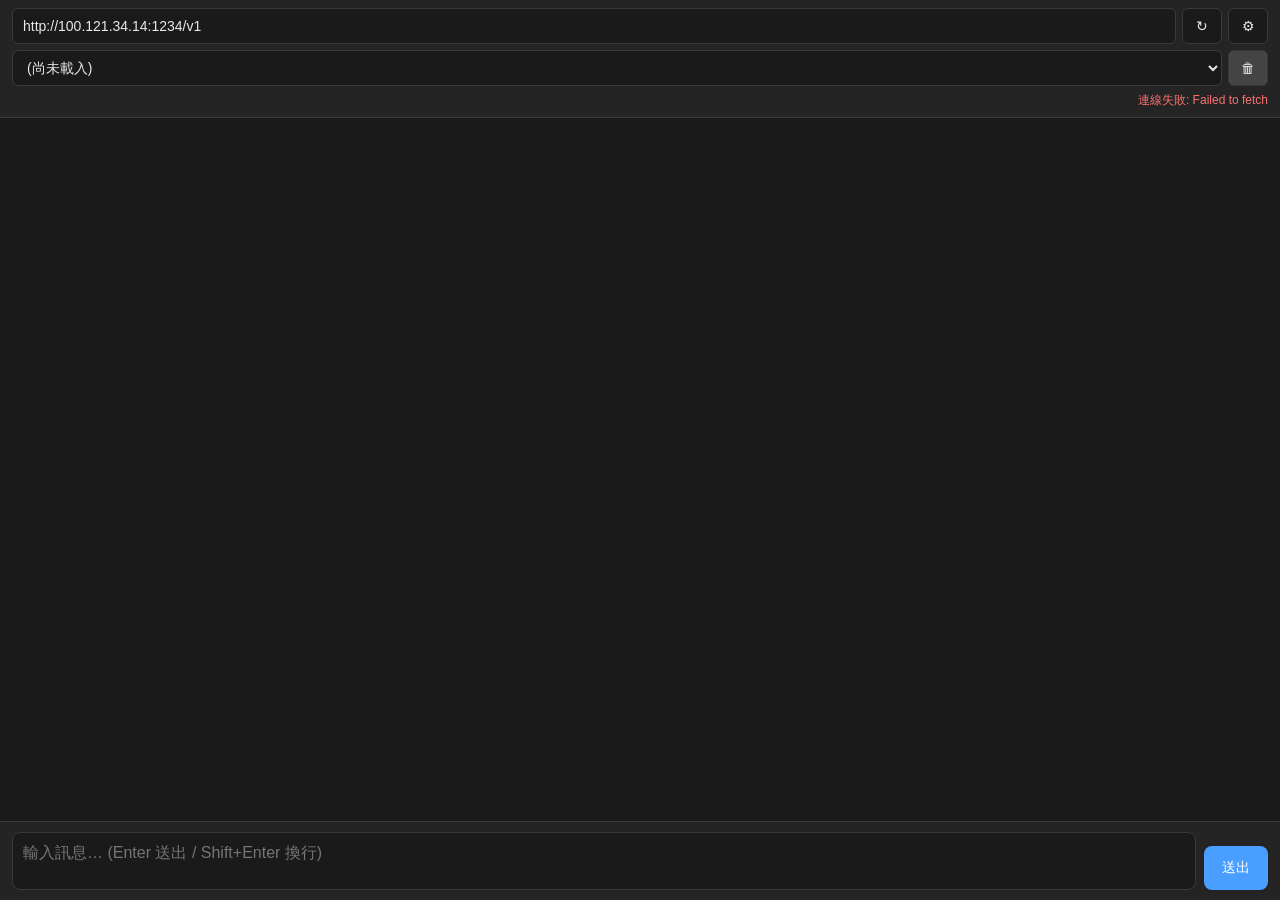
<file: lm-chat/index.html>
<!DOCTYPE html>
<html lang="zh-Hant">
<head>
<meta charset="UTF-8">
<meta name="viewport" content="width=device-width, initial-scale=1, viewport-fit=cover">
<meta name="apple-mobile-web-app-capable" content="yes">
<meta name="theme-color" content="#242424">
<title>LM Studio Chat</title>
<style>
  :root {
    --bg: #1a1a1a; --panel: #242424; --border: #3a3a3a;
    --text: #e8e8e8; --muted: #999; --accent: #4a9eff;
    --user: #2d4a6e; --assistant: #2a2a2a;
  }
  * { box-sizing: border-box; }
  html, body { height: 100%; }
  body {
    margin: 0; font-family: -apple-system, "Segoe UI", "Microsoft JhengHei", sans-serif;
    background: var(--bg); color: var(--text);
    display: flex; flex-direction: column;
    height: 100dvh; overflow: hidden;
  }

  header {
    padding: 8px 12px; background: var(--panel); border-bottom: 1px solid var(--border);
    display: flex; flex-direction: column; gap: 6px;
  }
  .header-row { display: flex; gap: 6px; align-items: center; }
  .header-row > input, .header-row > select { flex: 1; min-width: 0; }
  header input, header select, header button {
    background: #1a1a1a; color: var(--text); border: 1px solid var(--border);
    padding: 8px 10px; border-radius: 6px; font-size: 14px; min-height: 36px;
  }
  header button { cursor: pointer; white-space: nowrap; min-width: 40px; }
  header button:hover { background: #333; }
  .status { font-size: 12px; color: var(--muted); text-align: right; }
  .status.ok { color: #4ade80; }
  .status.err { color: #f87171; }

  .settings {
    padding: 8px 12px; background: #1f1f1f; border-bottom: 1px solid var(--border);
    display: none; gap: 10px; flex-wrap: wrap; align-items: center;
  }
  .settings.open { display: flex; }
  .settings label { font-size: 12px; color: var(--muted); display: flex; align-items: center; gap: 6px; }
  .settings input[type="number"] {
    width: 80px; background: #1a1a1a; color: var(--text);
    border: 1px solid var(--border); border-radius: 4px; padding: 6px; font-size: 14px;
  }
  .settings .sys-wrap { flex: 1 1 100%; display: flex; flex-direction: column; gap: 4px; }
  .settings textarea {
    background: #1a1a1a; color: var(--text); border: 1px solid var(--border);
    border-radius: 4px; padding: 6px; font-size: 14px; font-family: inherit;
    width: 100%; height: 60px; resize: vertical;
  }

  #chat {
    flex: 1; overflow-y: auto; padding: 14px 12px;
    display: flex; flex-direction: column; gap: 10px;
    -webkit-overflow-scrolling: touch;
  }
  .msg {
    max-width: 88%; padding: 9px 12px; border-radius: 12px; white-space: pre-wrap;
    word-wrap: break-word; overflow-wrap: anywhere; line-height: 1.5; font-size: 15px;
  }
  .msg.user { background: var(--user); align-self: flex-end; border-bottom-right-radius: 4px; }
  .msg.assistant { background: var(--assistant); align-self: flex-start;
    border: 1px solid var(--border); border-bottom-left-radius: 4px; }
  .msg.system { background: transparent; color: var(--muted); align-self: center;
    font-size: 12px; font-style: italic; border: 1px dashed var(--border); max-width: 94%; }
  .msg .role { font-size: 10px; color: var(--muted); margin-bottom: 3px;
    text-transform: uppercase; letter-spacing: 0.5px; }
  .msg .meta { font-size: 11px; color: var(--muted); margin-top: 6px; }

  footer {
    padding: 10px 12px calc(10px + env(safe-area-inset-bottom)) 12px;
    background: var(--panel); border-top: 1px solid var(--border);
    display: grid; grid-template-columns: 1fr auto; gap: 8px; align-items: end;
  }
  #input {
    background: #1a1a1a; color: var(--text); border: 1px solid var(--border);
    border-radius: 8px; padding: 10px; font-size: 16px;
    font-family: inherit; resize: none; min-height: 44px; max-height: 40vh;
    width: 100%;
  }
  .btn-col { display: flex; flex-direction: column; gap: 6px; }
  .btn-col button {
    padding: 10px 14px; border-radius: 8px; border: none; cursor: pointer;
    font-size: 14px; min-height: 44px; min-width: 64px;
  }
  #send { background: var(--accent); color: #fff; }
  #send:disabled { opacity: 0.5; cursor: not-allowed; }
  #stop { background: #dc2626; color: #fff; display: none; }
  #clear { background: #444; color: var(--text); }

  @media (max-width: 640px) {
    header { grid-template-columns: 1fr auto; }
    header label { display: none; }
    .msg { font-size: 14px; max-width: 92%; }
    .status { font-size: 11px; }
  }
</style>
</head>
<body>
<header>
  <div class="header-row">
    <input id="endpoint" value="http://100.121.34.14:1234/v1" placeholder="Endpoint URL">
    <button id="reload" title="重新載入模型">↻</button>
    <button id="toggleSettings" title="設定">⚙</button>
  </div>
  <div class="header-row">
    <select id="model"><option value="">(尚未載入)</option></select>
    <button id="clear" title="清空對話">🗑</button>
  </div>
  <span id="status" class="status">未連線</span>
</header>

<div class="settings" id="settings">
  <label>Temperature: <input type="number" id="temperature" value="0.7" min="0" max="2" step="0.1"></label>
  <label>Max tokens: <input type="number" id="maxTokens" value="-1" min="-1" step="1"></label>
  <label>System prompt:
    <textarea id="sysPrompt" placeholder="（留空表示不使用 system prompt）"></textarea>
  </label>
</div>

<div id="chat"></div>

<footer>
  <textarea id="input" placeholder="輸入訊息… (Enter 送出 / Shift+Enter 換行)"></textarea>
  <div class="btn-col">
    <button id="send">送出</button>
    <button id="stop">停止</button>
  </div>
</footer>

<script>
const $ = id => document.getElementById(id);
const endpointEl = $('endpoint');
const modelEl = $('model');
const statusEl = $('status');
const chatEl = $('chat');
const inputEl = $('input');
const sendBtn = $('send');
const stopBtn = $('stop');

let history = [];     // {role, content}
let controller = null;

function setStatus(text, cls='') {
  statusEl.textContent = text;
  statusEl.className = 'status ' + cls;
}

function addMsg(role, content, meta='') {
  const div = document.createElement('div');
  div.className = 'msg ' + role;
  const roleLabel = document.createElement('div');
  roleLabel.className = 'role';
  roleLabel.textContent = role;
  const body = document.createElement('div');
  body.className = 'body';
  body.textContent = content;
  div.appendChild(roleLabel);
  div.appendChild(body);
  if (meta) {
    const m = document.createElement('div');
    m.className = 'meta';
    m.textContent = meta;
    div.appendChild(m);
  }
  chatEl.appendChild(div);
  chatEl.scrollTop = chatEl.scrollHeight;
  return body;
}

async function loadModels() {
  const url = endpointEl.value.replace(/\/+$/, '') + '/models';
  setStatus('載入模型中…');
  try {
    const r = await fetch(url);
    if (!r.ok) throw new Error('HTTP ' + r.status);
    const data = await r.json();
    const models = (data.data || []).map(m => m.id);
    modelEl.innerHTML = '';
    if (models.length === 0) {
      modelEl.innerHTML = '<option value="">(無模型)</option>';
      setStatus('已連線，但沒有可用模型', 'err');
      return;
    }
    for (const id of models) {
      const opt = document.createElement('option');
      opt.value = id; opt.textContent = id;
      modelEl.appendChild(opt);
    }
    // 還原上次選擇
    const last = localStorage.getItem('lm-model');
    if (last && models.includes(last)) modelEl.value = last;
    setStatus(`已連線 · ${models.length} 個模型`, 'ok');
  } catch (e) {
    setStatus('連線失敗: ' + e.message, 'err');
  }
}

async function send() {
  const text = inputEl.value.trim();
  if (!text) return;
  const model = modelEl.value;
  if (!model) { alert('請先選擇模型'); return; }

  inputEl.value = '';
  inputEl.style.height = 'auto';
  addMsg('user', text);
  history.push({ role: 'user', content: text });

  // 組 messages
  const sys = $('sysPrompt').value.trim();
  const messages = [];
  if (sys) messages.push({ role: 'system', content: sys });
  messages.push(...history);

  const body = {
    model,
    messages,
    temperature: parseFloat($('temperature').value),
    max_tokens: parseInt($('maxTokens').value),
    stream: true
  };

  const url = endpointEl.value.replace(/\/+$/, '') + '/chat/completions';
  const assistantBody = addMsg('assistant', '');
  const metaEl = document.createElement('div');
  metaEl.className = 'meta';
  assistantBody.parentElement.appendChild(metaEl);

  sendBtn.disabled = true;
  stopBtn.style.display = 'inline-block';
  controller = new AbortController();

  const t0 = performance.now();
  let firstTokenAt = null;
  let tokenCount = 0;
  let acc = '';

  try {
    const r = await fetch(url, {
      method: 'POST',
      headers: { 'Content-Type': 'application/json' },
      body: JSON.stringify(body),
      signal: controller.signal
    });
    if (!r.ok) {
      const errText = await r.text();
      throw new Error('HTTP ' + r.status + ': ' + errText);
    }
    const reader = r.body.getReader();
    const decoder = new TextDecoder();
    let buffer = '';
    while (true) {
      const { value, done } = await reader.read();
      if (done) break;
      buffer += decoder.decode(value, { stream: true });
      const lines = buffer.split('\n');
      buffer = lines.pop();
      for (const line of lines) {
        const s = line.trim();
        if (!s.startsWith('data:')) continue;
        const payload = s.slice(5).trim();
        if (payload === '[DONE]') continue;
        try {
          const obj = JSON.parse(payload);
          const delta = obj.choices?.[0]?.delta?.content || '';
          if (delta) {
            if (!firstTokenAt) firstTokenAt = performance.now();
            tokenCount++;
            acc += delta;
            assistantBody.textContent = acc;
            chatEl.scrollTop = chatEl.scrollHeight;
          }
        } catch(e) {}
      }
    }
    const t1 = performance.now();
    const ttft = firstTokenAt ? ((firstTokenAt - t0) / 1000).toFixed(2) : '-';
    const elapsed = ((t1 - (firstTokenAt || t0)) / 1000);
    const tps = tokenCount && elapsed > 0 ? (tokenCount / elapsed).toFixed(1) : '-';
    metaEl.textContent = `TTFT ${ttft}s · ${tokenCount} chunks · ${tps} chunk/s`;
    history.push({ role: 'assistant', content: acc });
  } catch (e) {
    if (e.name === 'AbortError') {
      metaEl.textContent = '（已中止）';
      if (acc) history.push({ role: 'assistant', content: acc });
    } else {
      assistantBody.textContent = '[錯誤] ' + e.message;
      assistantBody.parentElement.classList.add('system');
    }
  } finally {
    sendBtn.disabled = false;
    stopBtn.style.display = 'none';
    controller = null;
    localStorage.setItem('lm-model', modelEl.value);
    localStorage.setItem('lm-endpoint', endpointEl.value);
    localStorage.setItem('lm-sys', $('sysPrompt').value);
  }
}

// 事件
$('reload').onclick = loadModels;
sendBtn.onclick = send;
stopBtn.onclick = () => controller && controller.abort();
$('clear').onclick = () => {
  history = [];
  chatEl.innerHTML = '';
  addMsg('system', '對話已清空');
};
$('toggleSettings').onclick = () => $('settings').classList.toggle('open');

inputEl.addEventListener('keydown', e => {
  if (e.key === 'Enter' && !e.shiftKey) { e.preventDefault(); send(); }
});
inputEl.addEventListener('input', () => {
  inputEl.style.height = 'auto';
  inputEl.style.height = Math.min(inputEl.scrollHeight, 200) + 'px';
});

// 還原設定
const savedEp = localStorage.getItem('lm-endpoint');
if (savedEp) endpointEl.value = savedEp;
const savedSys = localStorage.getItem('lm-sys');
if (savedSys) $('sysPrompt').value = savedSys;

// 啟動時自動載入
loadModels();
</script>
</body>
</html>
</file>
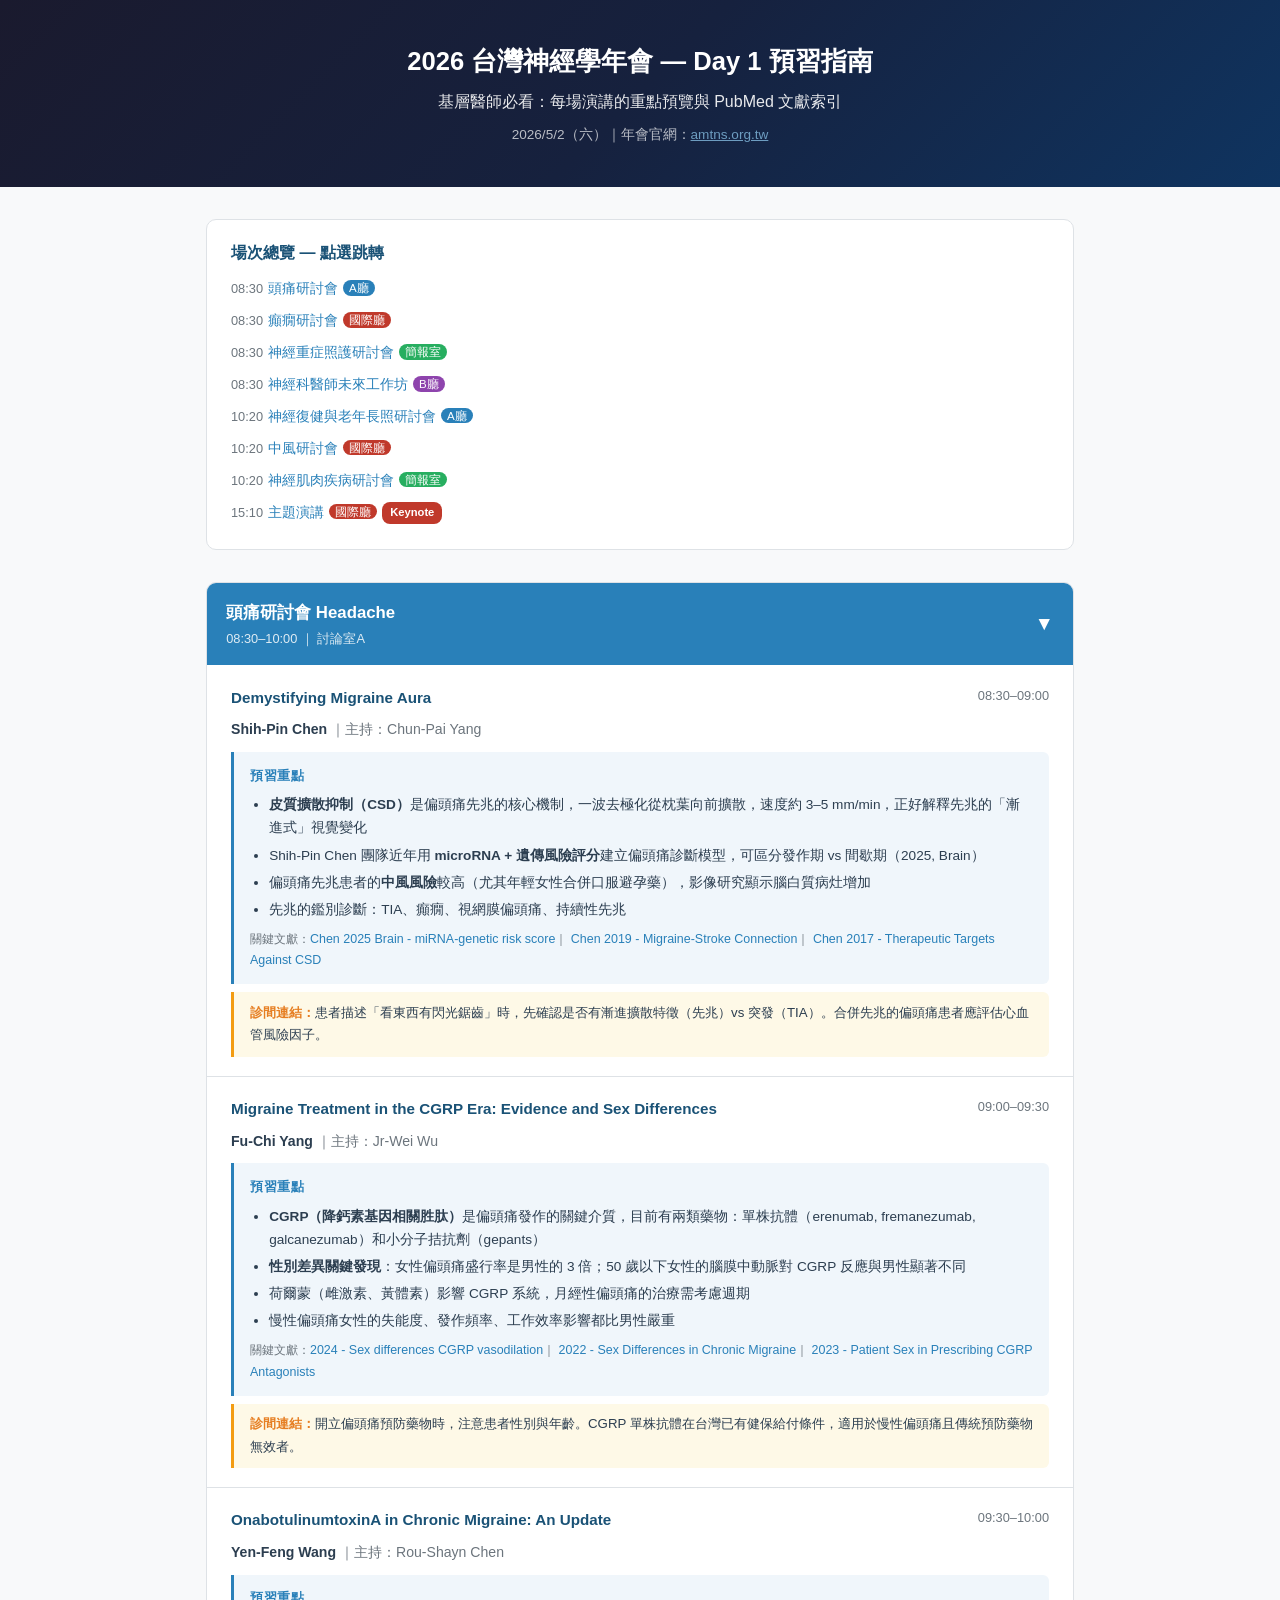
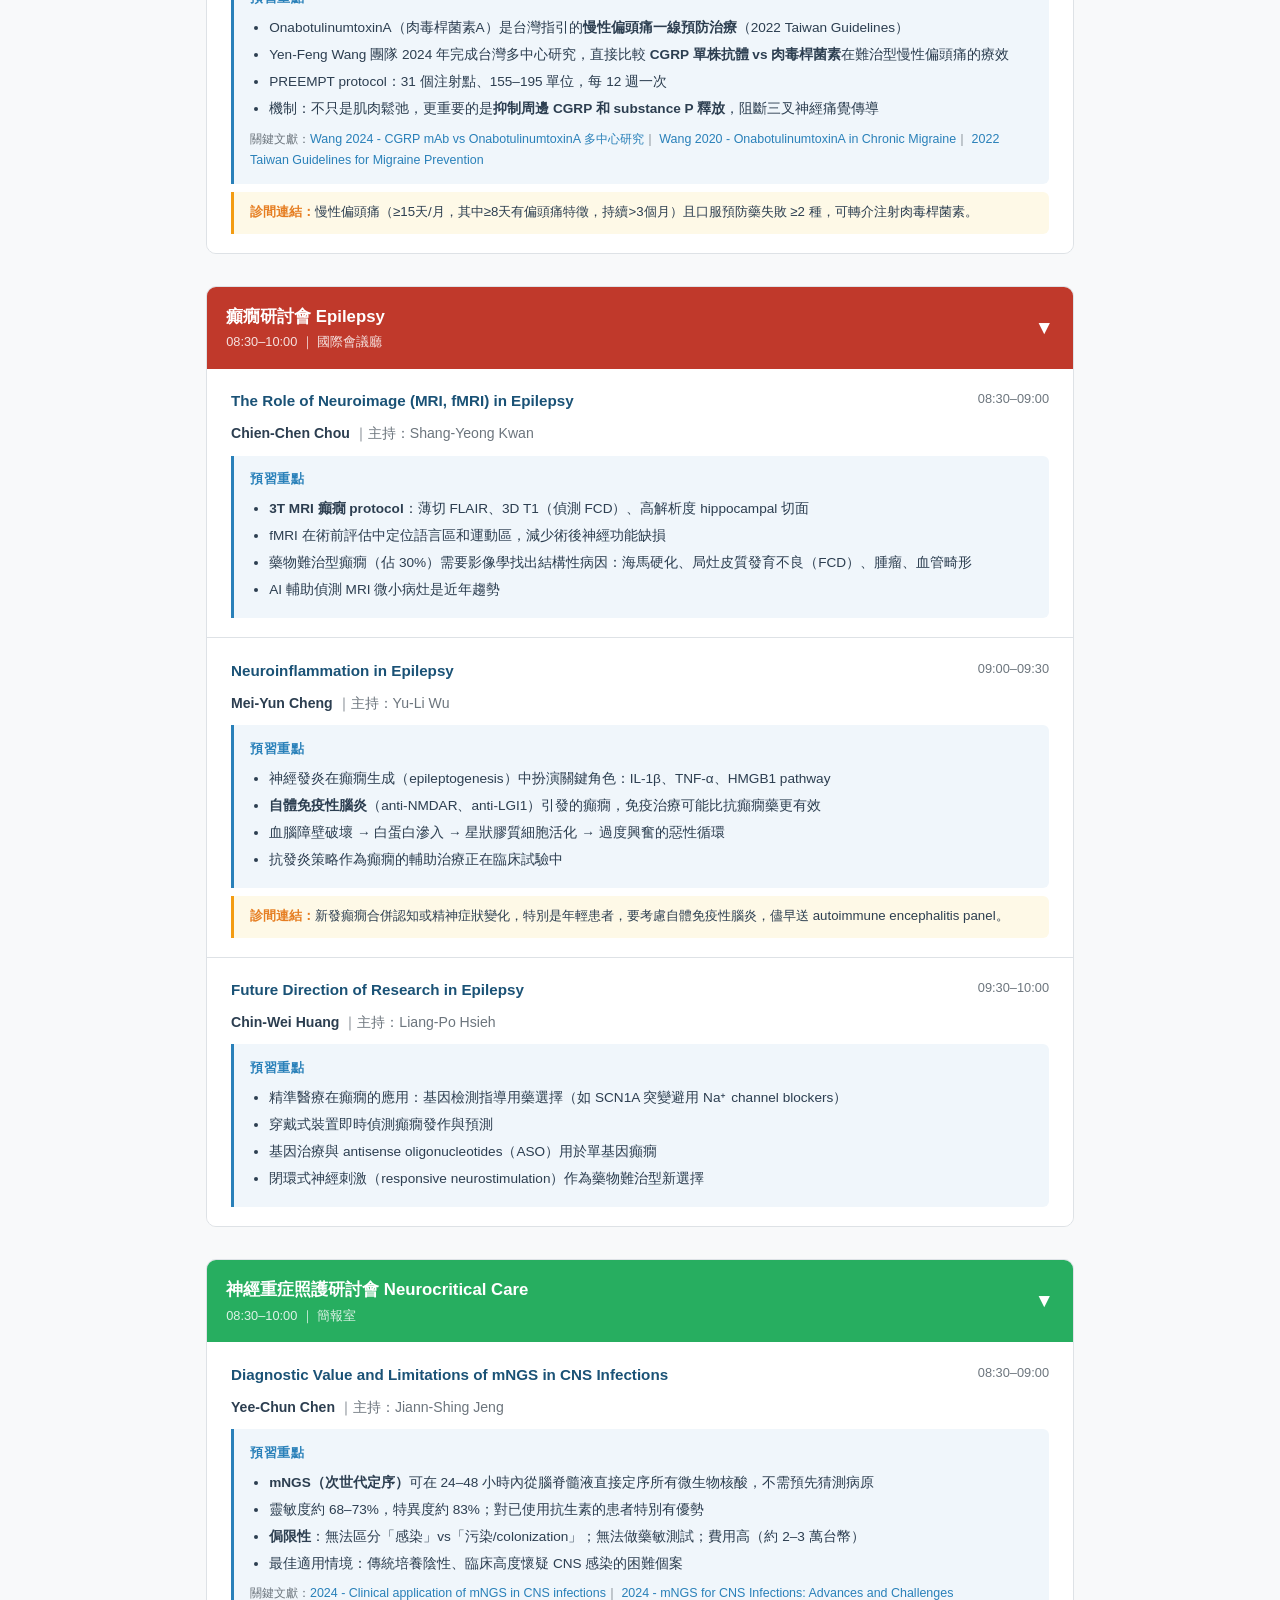
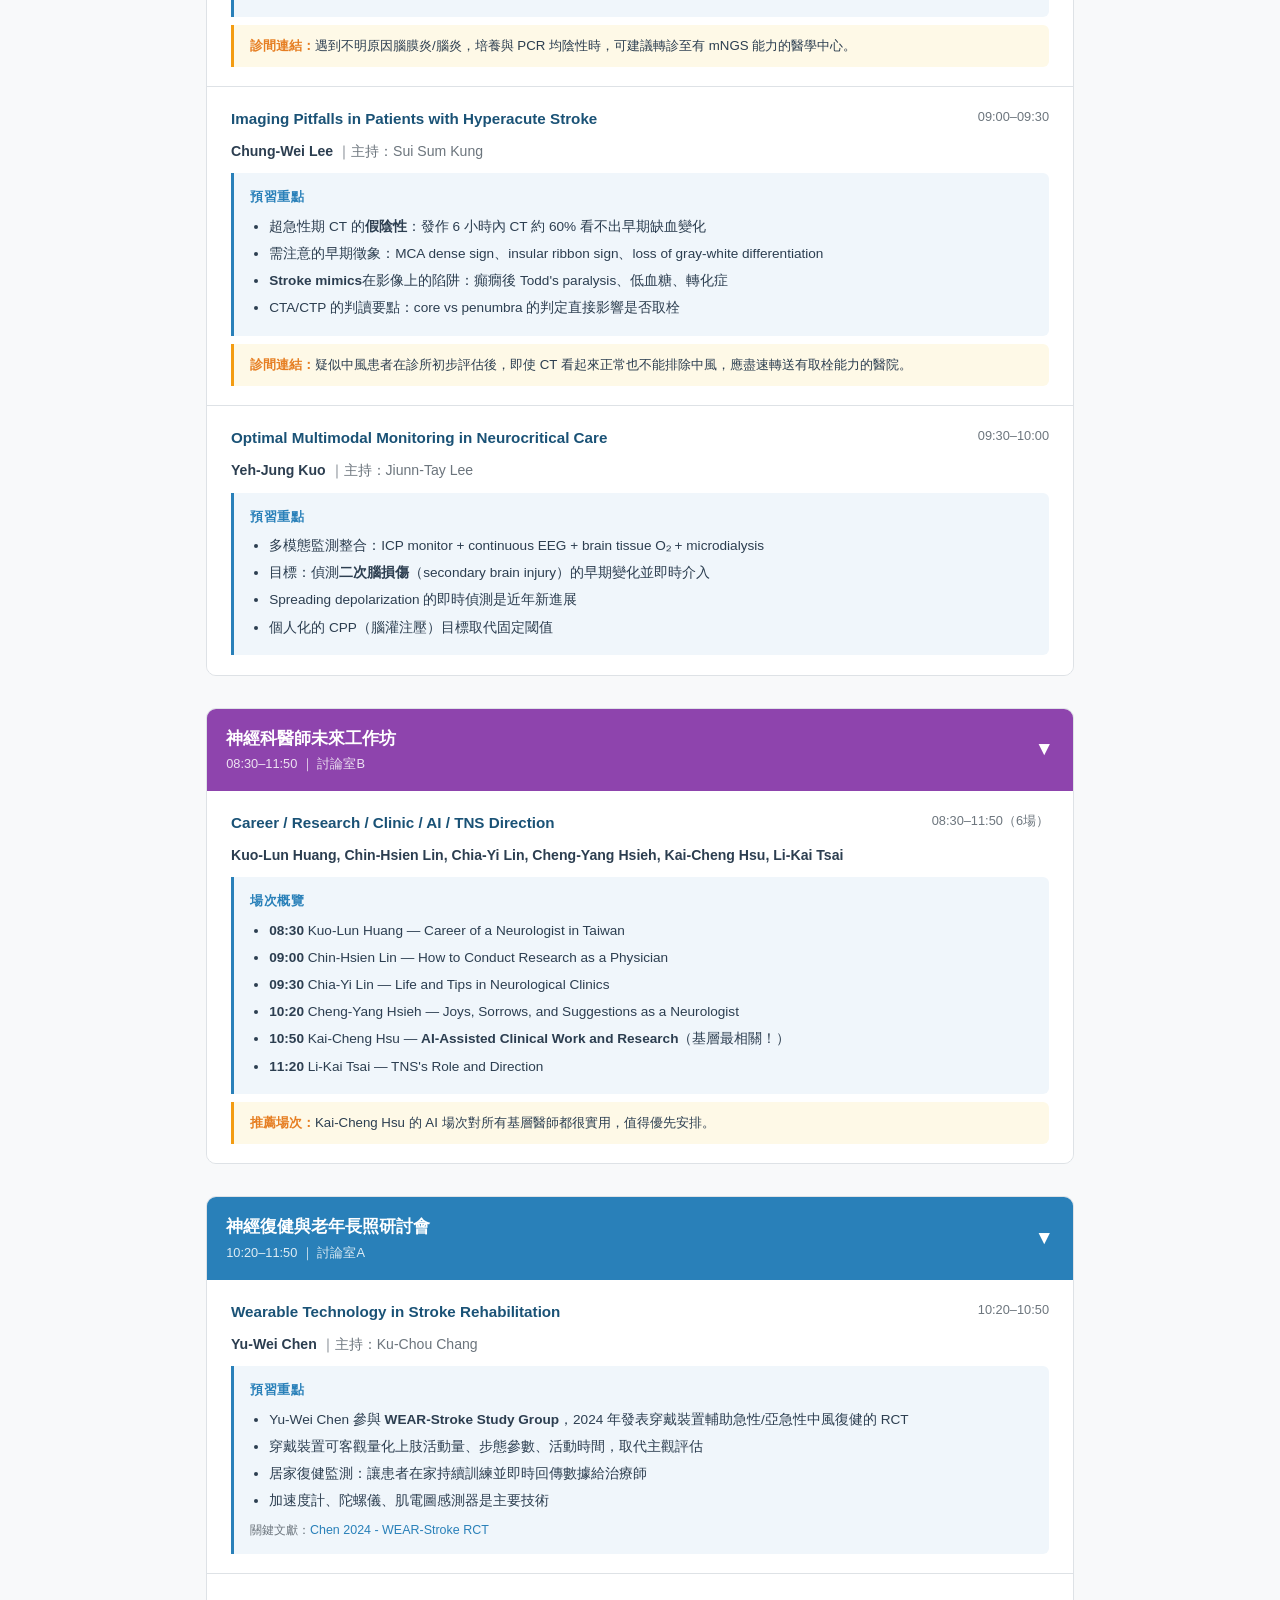
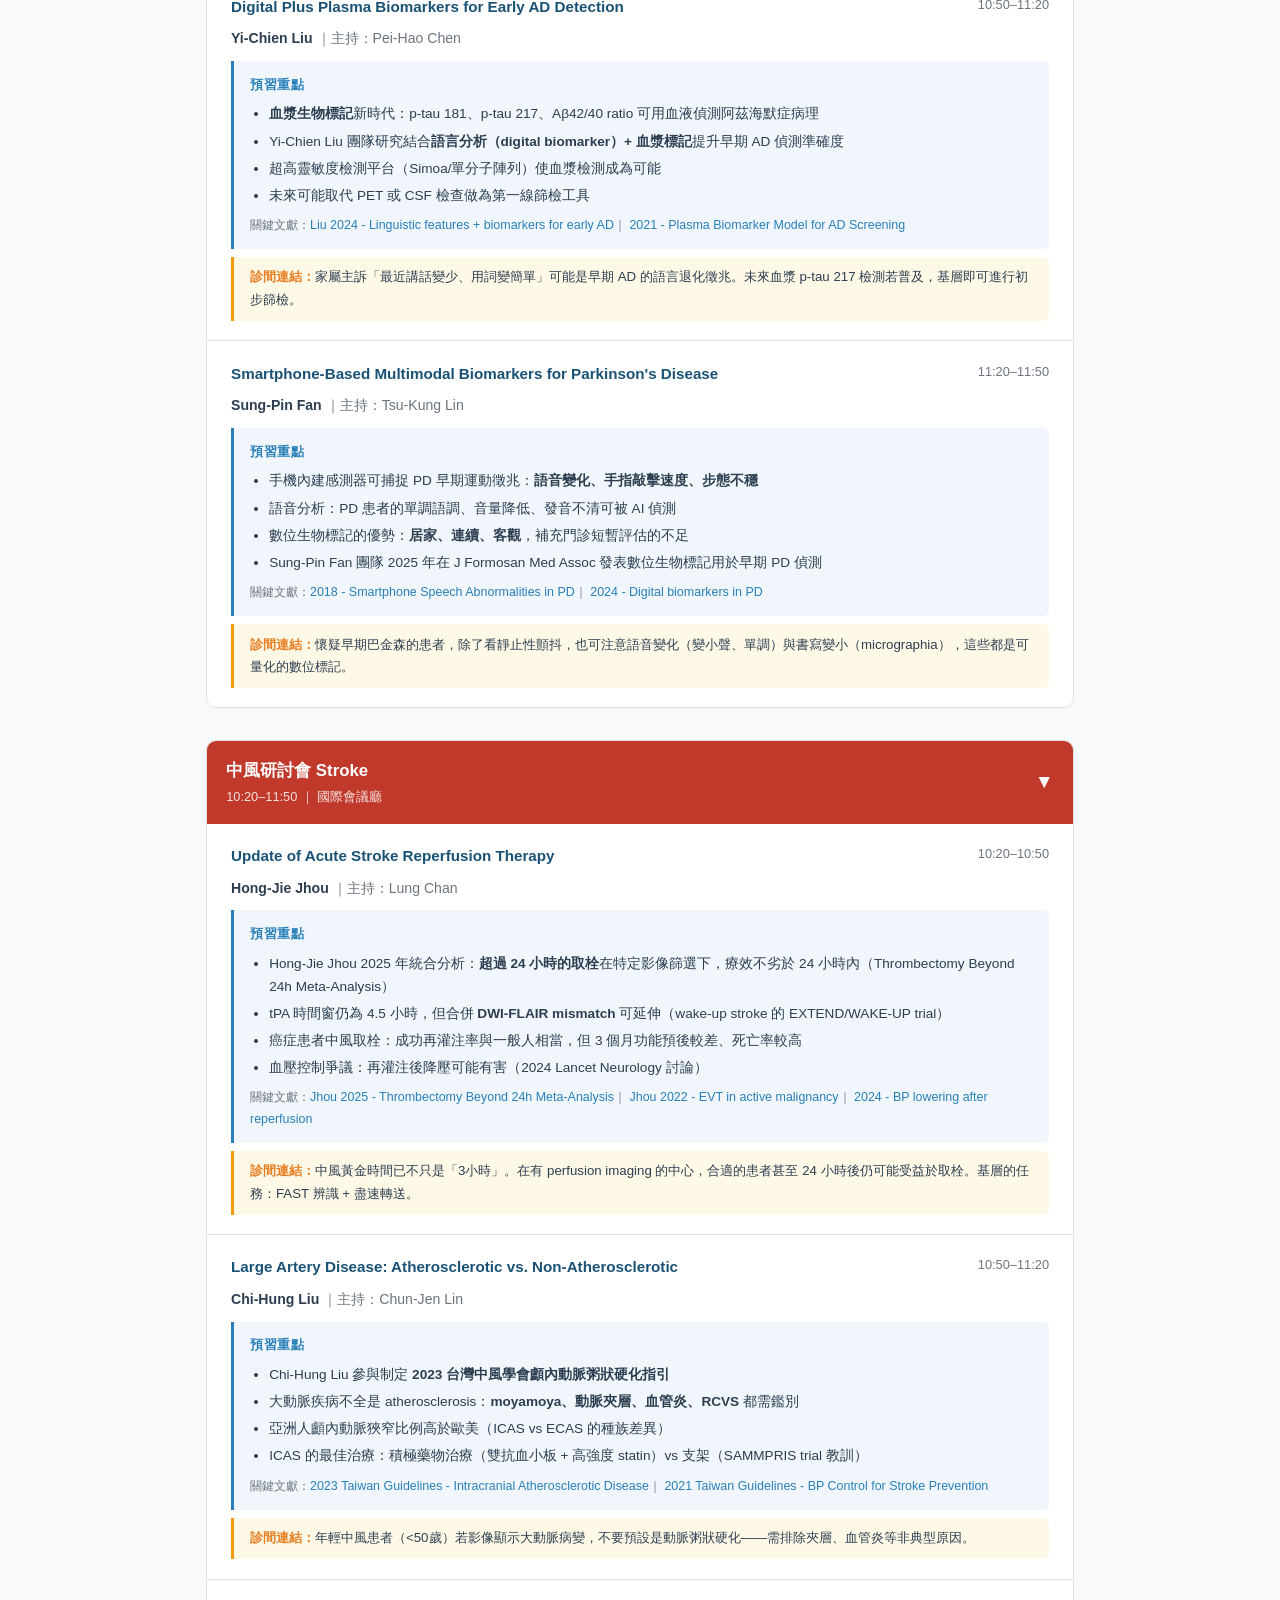
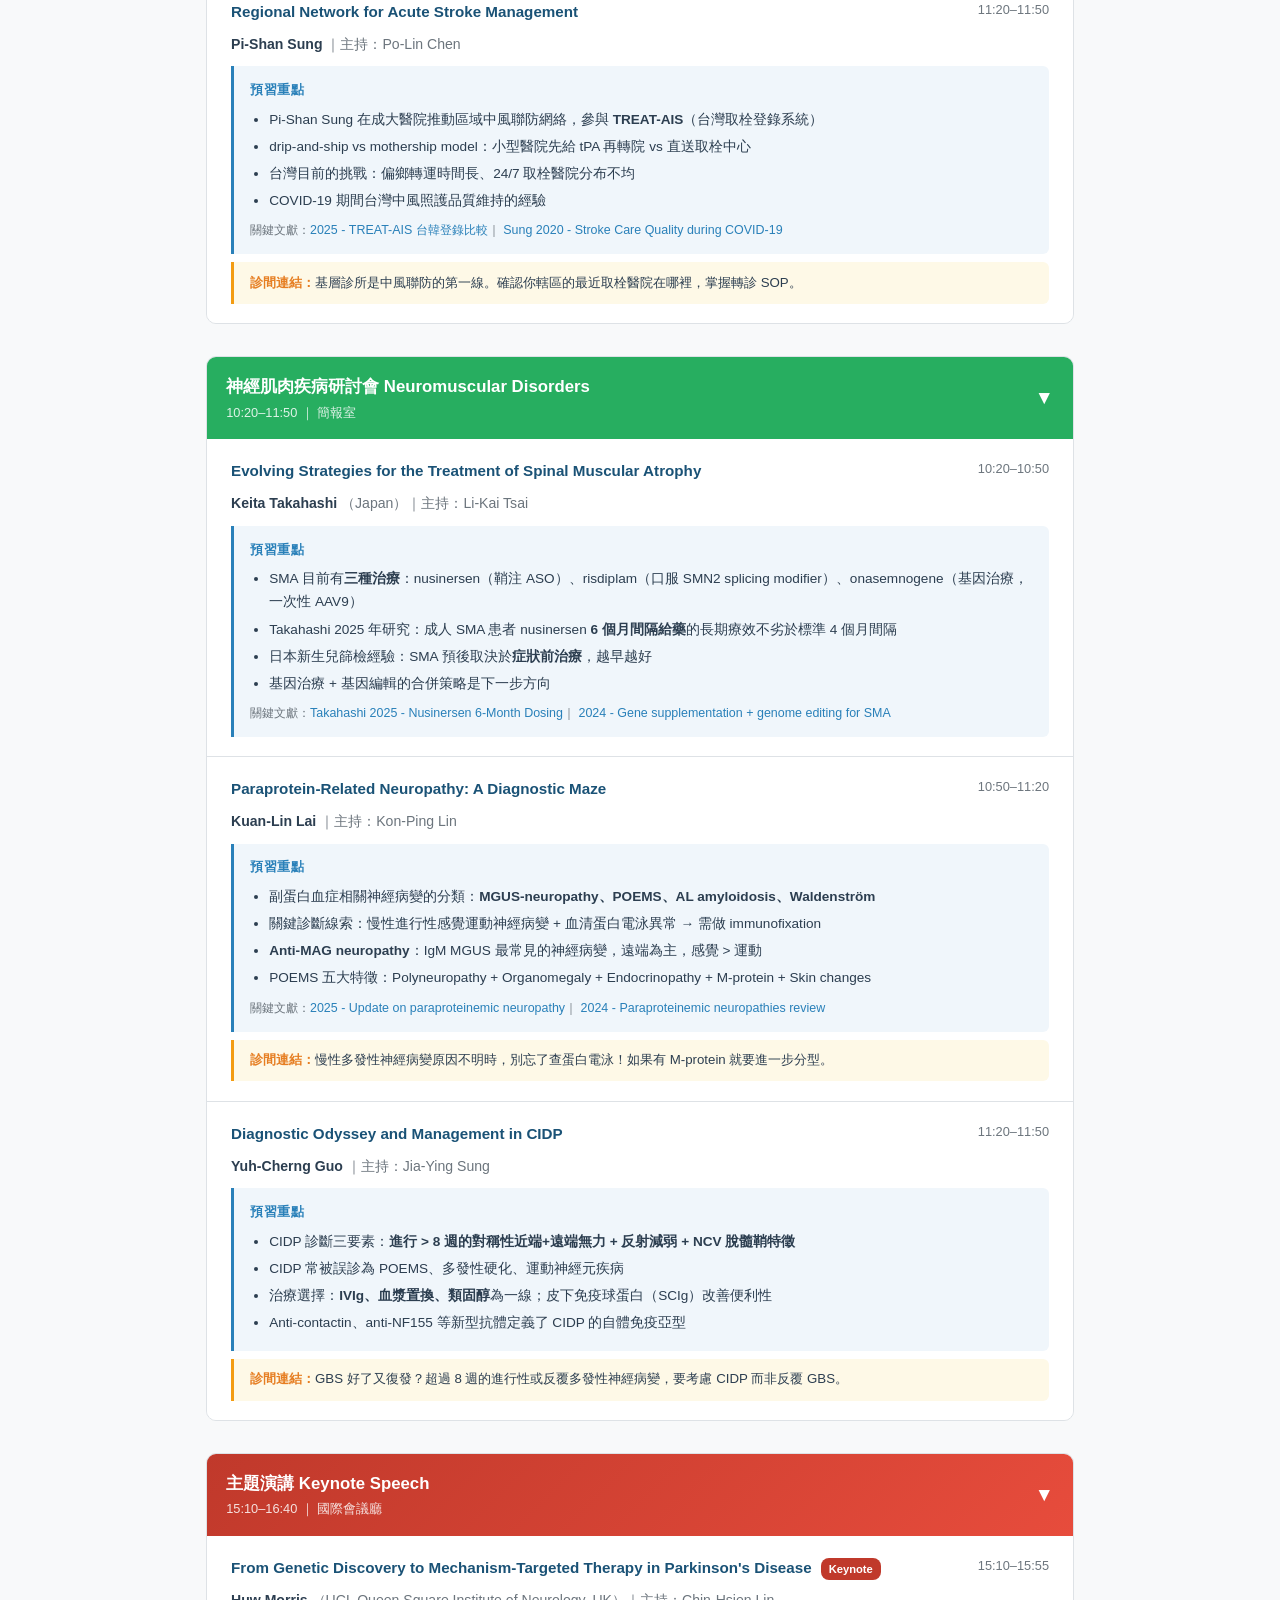
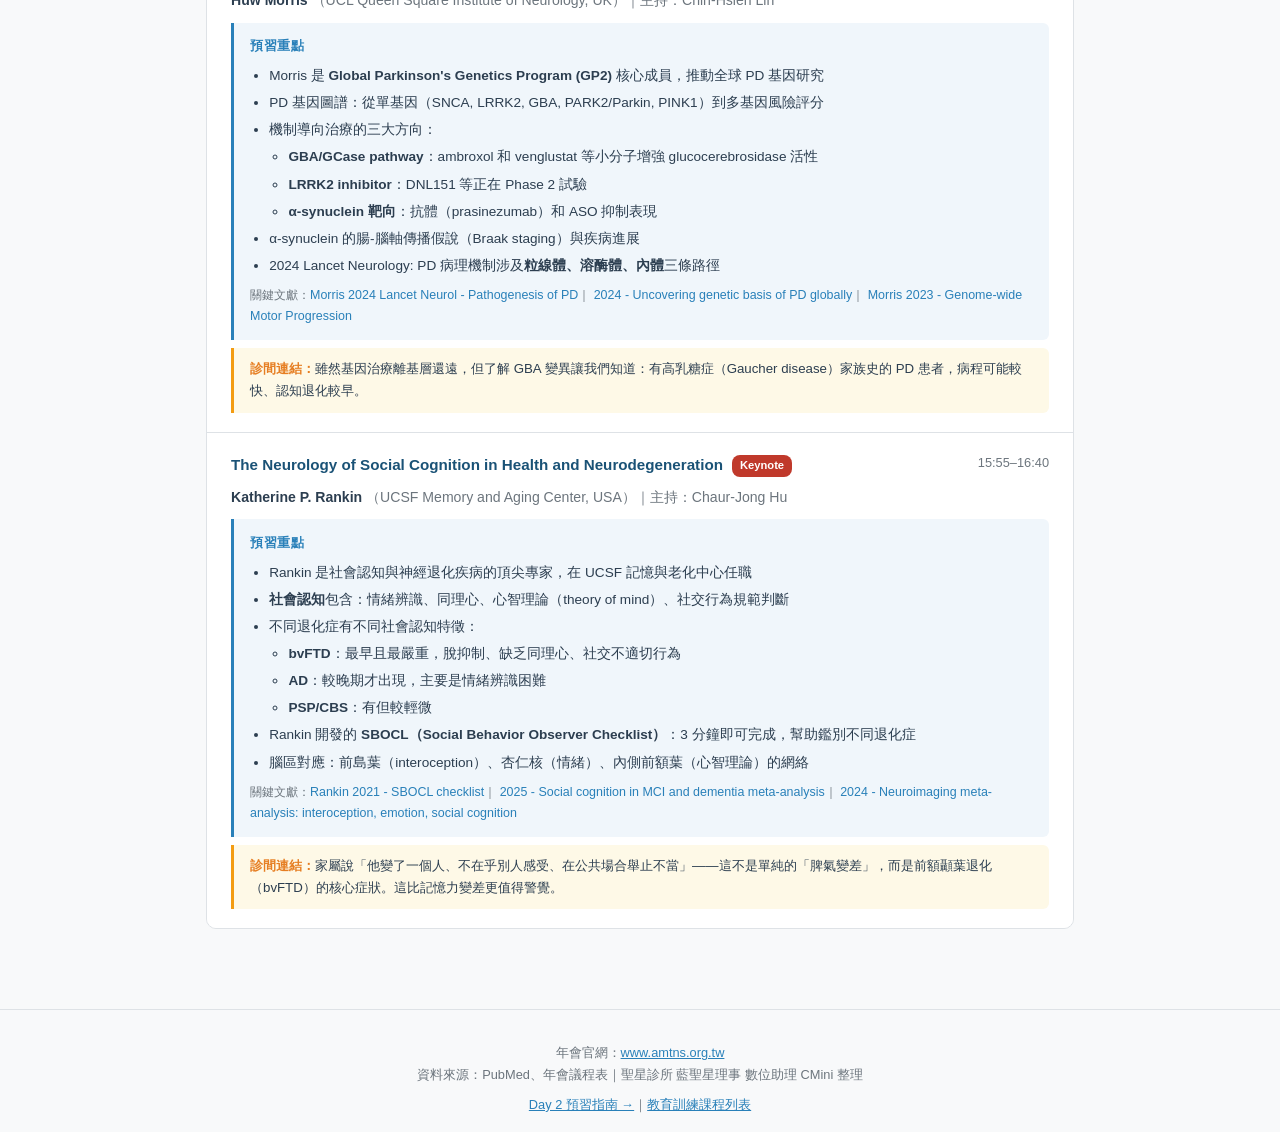
<file: annual2026_day1.html>
<!DOCTYPE html>
<html lang="zh-TW">
<head>
  <meta charset="UTF-8">
  <meta name="viewport" content="width=device-width, initial-scale=1.0">
  <title>2026 台灣神經學年會 Day 1 預習指南</title>
  <style>
    :root {
      --primary: #1a5276;
      --accent: #2980b9;
      --bg: #f8f9fa;
      --card-bg: #ffffff;
      --border: #dee2e6;
      --text: #2c3e50;
      --text-light: #6c757d;
      --session-a: #2980b9;
      --session-b: #8e44ad;
      --session-hall: #c0392b;
      --session-c: #27ae60;
    }
    * { margin: 0; padding: 0; box-sizing: border-box; }
    body {
      font-family: -apple-system, BlinkMacSystemFont, "Segoe UI", "Noto Sans TC", sans-serif;
      background: var(--bg); color: var(--text); line-height: 1.7;
    }
    header {
      background: linear-gradient(135deg, #1a1a2e, #16213e, #0f3460);
      color: white; padding: 2.5rem 1rem; text-align: center;
    }
    header h1 { font-size: 1.6rem; margin-bottom: 0.3rem; }
    header .subtitle { font-size: 1rem; opacity: 0.9; }
    header .meta { font-size: 0.85rem; opacity: 0.7; margin-top: 0.5rem; }
    .container { max-width: 900px; margin: 0 auto; padding: 1rem; }

    .toc {
      background: var(--card-bg); border: 1px solid var(--border);
      border-radius: 10px; padding: 1.2rem 1.5rem; margin: 1rem 0 1.5rem;
    }
    .toc h2 { font-size: 1rem; margin-bottom: 0.5rem; color: var(--primary); }
    .toc ul { list-style: none; }
    .toc li { margin: 0.3rem 0; }
    .toc a { color: var(--accent); text-decoration: none; font-size: 0.9rem; }
    .toc a:hover { text-decoration: underline; }
    .toc .toc-time { color: var(--text-light); font-size: 0.8rem; margin-right: 0.3rem; }
    .toc .toc-room { font-size: 0.72rem; padding: 0.1rem 0.4rem; border-radius: 8px;
      color: white; margin-left: 0.3rem; vertical-align: middle; }

    .session {
      margin: 2rem 0; border-radius: 10px; overflow: hidden;
      border: 1px solid var(--border);
    }
    .session-header {
      padding: 1rem 1.2rem; color: white; cursor: pointer;
      display: flex; justify-content: space-between; align-items: center;
    }
    .session-header h2 { font-size: 1.05rem; }
    .session-header .room { font-size: 0.8rem; opacity: 0.85; }
    .session-header .toggle { font-size: 1.2rem; transition: transform 0.3s; }
    .session-header .toggle.collapsed { transform: rotate(-90deg); }

    .session-body { background: var(--card-bg); }

    .talk {
      padding: 1.2rem 1.5rem; border-bottom: 1px solid var(--border);
    }
    .talk:last-child { border-bottom: none; }
    .talk-header {
      display: flex; justify-content: space-between; align-items: flex-start;
      flex-wrap: wrap; gap: 0.3rem; margin-bottom: 0.5rem;
    }
    .talk-title { font-size: 0.95rem; font-weight: 700; color: var(--primary); flex: 1; }
    .talk-time { font-size: 0.8rem; color: var(--text-light); white-space: nowrap; }
    .talk-speaker {
      font-size: 0.88rem; color: var(--text); margin-bottom: 0.6rem;
      font-weight: 600;
    }
    .talk-speaker span { font-weight: 400; color: var(--text-light); }

    .prep-box {
      background: #f0f6fb; border-left: 3px solid var(--accent);
      border-radius: 0 6px 6px 0; padding: 0.8rem 1rem; margin-top: 0.5rem;
    }
    .prep-box h4 {
      font-size: 0.82rem; color: var(--accent); margin-bottom: 0.4rem;
      text-transform: uppercase; letter-spacing: 0.5px;
    }
    .prep-box ul { padding-left: 1.2rem; font-size: 0.85rem; }
    .prep-box li { margin: 0.25rem 0; }
    .prep-box .refs {
      margin-top: 0.5rem; font-size: 0.78rem; color: var(--text-light);
    }
    .prep-box .refs a { color: var(--accent); text-decoration: none; }
    .prep-box .refs a:hover { text-decoration: underline; }

    .clinic-tip {
      background: #fef9e7; border-left: 3px solid #f39c12;
      border-radius: 0 6px 6px 0; padding: 0.6rem 1rem; margin-top: 0.5rem;
      font-size: 0.83rem;
    }
    .clinic-tip strong { color: #e67e22; }

    .keynote-badge {
      display: inline-block; background: #c0392b; color: white;
      font-size: 0.7rem; padding: 0.1rem 0.5rem; border-radius: 8px;
      font-weight: 600; margin-left: 0.3rem; vertical-align: middle;
    }

    footer {
      text-align: center; font-size: 0.8rem; color: var(--text-light);
      padding: 2rem 1rem 1rem; border-top: 1px solid var(--border); margin-top: 2rem;
    }
    footer a { color: var(--accent); }

    @media (max-width: 600px) {
      .talk { padding: 1rem; }
      .talk-header { flex-direction: column; }
    }
  </style>
</head>
<body>

<header>
  <h1>2026 台灣神經學年會 — Day 1 預習指南</h1>
  <div class="subtitle">基層醫師必看：每場演講的重點預覽與 PubMed 文獻索引</div>
  <div class="meta">2026/5/2（六）｜年會官網：<a href="https://www.amtns.org.tw/" target="_blank" style="color:#93d0f5;">amtns.org.tw</a></div>
</header>

<div class="container">

<!-- 目錄 -->
<div class="toc">
  <h2>場次總覽 — 點選跳轉</h2>
  <ul>
    <li><span class="toc-time">08:30</span><a href="#headache">頭痛研討會</a><span class="toc-room" style="background:var(--session-a)">A廳</span></li>
    <li><span class="toc-time">08:30</span><a href="#epilepsy">癲癇研討會</a><span class="toc-room" style="background:var(--session-hall)">國際廳</span></li>
    <li><span class="toc-time">08:30</span><a href="#neurocritical">神經重症照護研討會</a><span class="toc-room" style="background:var(--session-c)">簡報室</span></li>
    <li><span class="toc-time">08:30</span><a href="#workshop">神經科醫師未來工作坊</a><span class="toc-room" style="background:var(--session-b)">B廳</span></li>
    <li><span class="toc-time">10:20</span><a href="#rehab">神經復健與老年長照研討會</a><span class="toc-room" style="background:var(--session-a)">A廳</span></li>
    <li><span class="toc-time">10:20</span><a href="#stroke">中風研討會</a><span class="toc-room" style="background:var(--session-hall)">國際廳</span></li>
    <li><span class="toc-time">10:20</span><a href="#nmd">神經肌肉疾病研討會</a><span class="toc-room" style="background:var(--session-c)">簡報室</span></li>
    <li><span class="toc-time">15:10</span><a href="#keynote">主題演講</a><span class="toc-room" style="background:var(--session-hall)">國際廳</span><span class="keynote-badge">Keynote</span></li>
  </ul>
</div>

<!-- ===== 頭痛研討會 ===== -->
<div class="session" id="headache">
  <div class="session-header" style="background:var(--session-a);" onclick="toggleSession(this)">
    <div>
      <h2>頭痛研討會 Headache</h2>
      <div class="room">08:30–10:00 ｜ 討論室A</div>
    </div>
    <span class="toggle">▼</span>
  </div>
  <div class="session-body">

    <div class="talk">
      <div class="talk-header">
        <div class="talk-title">Demystifying Migraine Aura</div>
        <div class="talk-time">08:30–09:00</div>
      </div>
      <div class="talk-speaker">Shih-Pin Chen <span>｜主持：Chun-Pai Yang</span></div>
      <div class="prep-box">
        <h4>預習重點</h4>
        <ul>
          <li><strong>皮質擴散抑制（CSD）</strong>是偏頭痛先兆的核心機制，一波去極化從枕葉向前擴散，速度約 3–5 mm/min，正好解釋先兆的「漸進式」視覺變化</li>
          <li>Shih-Pin Chen 團隊近年用 <strong>microRNA + 遺傳風險評分</strong>建立偏頭痛診斷模型，可區分發作期 vs 間歇期（2025, Brain）</li>
          <li>偏頭痛先兆患者的<strong>中風風險</strong>較高（尤其年輕女性合併口服避孕藥），影像研究顯示腦白質病灶增加</li>
          <li>先兆的鑑別診斷：TIA、癲癇、視網膜偏頭痛、持續性先兆</li>
        </ul>
        <div class="refs">
          關鍵文獻：<a href="https://pubmed.ncbi.nlm.nih.gov/39825787/" target="_blank">Chen 2025 Brain - miRNA-genetic risk score</a>｜
          <a href="https://pubmed.ncbi.nlm.nih.gov/31579941/" target="_blank">Chen 2019 - Migraine-Stroke Connection</a>｜
          <a href="https://pubmed.ncbi.nlm.nih.gov/28842982/" target="_blank">Chen 2017 - Therapeutic Targets Against CSD</a>
        </div>
      </div>
      <div class="clinic-tip"><strong>診間連結：</strong>患者描述「看東西有閃光鋸齒」時，先確認是否有漸進擴散特徵（先兆）vs 突發（TIA）。合併先兆的偏頭痛患者應評估心血管風險因子。</div>
    </div>

    <div class="talk">
      <div class="talk-header">
        <div class="talk-title">Migraine Treatment in the CGRP Era: Evidence and Sex Differences</div>
        <div class="talk-time">09:00–09:30</div>
      </div>
      <div class="talk-speaker">Fu-Chi Yang <span>｜主持：Jr-Wei Wu</span></div>
      <div class="prep-box">
        <h4>預習重點</h4>
        <ul>
          <li><strong>CGRP（降鈣素基因相關胜肽）</strong>是偏頭痛發作的關鍵介質，目前有兩類藥物：單株抗體（erenumab, fremanezumab, galcanezumab）和小分子拮抗劑（gepants）</li>
          <li><strong>性別差異關鍵發現</strong>：女性偏頭痛盛行率是男性的 3 倍；50 歲以下女性的腦膜中動脈對 CGRP 反應與男性顯著不同</li>
          <li>荷爾蒙（雌激素、黃體素）影響 CGRP 系統，月經性偏頭痛的治療需考慮週期</li>
          <li>慢性偏頭痛女性的失能度、發作頻率、工作效率影響都比男性嚴重</li>
        </ul>
        <div class="refs">
          關鍵文獻：<a href="https://pubmed.ncbi.nlm.nih.gov/39043230/" target="_blank">2024 - Sex differences CGRP vasodilation</a>｜
          <a href="https://pubmed.ncbi.nlm.nih.gov/35218478/" target="_blank">2022 - Sex Differences in Chronic Migraine</a>｜
          <a href="https://pubmed.ncbi.nlm.nih.gov/37486684/" target="_blank">2023 - Patient Sex in Prescribing CGRP Antagonists</a>
        </div>
      </div>
      <div class="clinic-tip"><strong>診間連結：</strong>開立偏頭痛預防藥物時，注意患者性別與年齡。CGRP 單株抗體在台灣已有健保給付條件，適用於慢性偏頭痛且傳統預防藥物無效者。</div>
    </div>

    <div class="talk">
      <div class="talk-header">
        <div class="talk-title">OnabotulinumtoxinA in Chronic Migraine: An Update</div>
        <div class="talk-time">09:30–10:00</div>
      </div>
      <div class="talk-speaker">Yen-Feng Wang <span>｜主持：Rou-Shayn Chen</span></div>
      <div class="prep-box">
        <h4>預習重點</h4>
        <ul>
          <li>OnabotulinumtoxinA（肉毒桿菌素A）是台灣指引的<strong>慢性偏頭痛一線預防治療</strong>（2022 Taiwan Guidelines）</li>
          <li>Yen-Feng Wang 團隊 2024 年完成台灣多中心研究，直接比較 <strong>CGRP 單株抗體 vs 肉毒桿菌素</strong>在難治型慢性偏頭痛的療效</li>
          <li>PREEMPT protocol：31 個注射點、155–195 單位，每 12 週一次</li>
          <li>機制：不只是肌肉鬆弛，更重要的是<strong>抑制周邊 CGRP 和 substance P 釋放</strong>，阻斷三叉神經痛覺傳導</li>
        </ul>
        <div class="refs">
          關鍵文獻：<a href="https://pubmed.ncbi.nlm.nih.gov/38837528/" target="_blank">Wang 2024 - CGRP mAb vs OnabotulinumtoxinA 多中心研究</a>｜
          <a href="https://pubmed.ncbi.nlm.nih.gov/33008506/" target="_blank">Wang 2020 - OnabotulinumtoxinA in Chronic Migraine</a>｜
          <a href="https://pubmed.ncbi.nlm.nih.gov/36089629/" target="_blank">2022 Taiwan Guidelines for Migraine Prevention</a>
        </div>
      </div>
      <div class="clinic-tip"><strong>診間連結：</strong>慢性偏頭痛（≥15天/月，其中≥8天有偏頭痛特徵，持續>3個月）且口服預防藥失敗 ≥2 種，可轉介注射肉毒桿菌素。</div>
    </div>

  </div>
</div>

<!-- ===== 癲癇研討會 ===== -->
<div class="session" id="epilepsy">
  <div class="session-header" style="background:var(--session-hall);" onclick="toggleSession(this)">
    <div>
      <h2>癲癇研討會 Epilepsy</h2>
      <div class="room">08:30–10:00 ｜ 國際會議廳</div>
    </div>
    <span class="toggle">▼</span>
  </div>
  <div class="session-body">

    <div class="talk">
      <div class="talk-header">
        <div class="talk-title">The Role of Neuroimage (MRI, fMRI) in Epilepsy</div>
        <div class="talk-time">08:30–09:00</div>
      </div>
      <div class="talk-speaker">Chien-Chen Chou <span>｜主持：Shang-Yeong Kwan</span></div>
      <div class="prep-box">
        <h4>預習重點</h4>
        <ul>
          <li><strong>3T MRI 癲癇 protocol</strong>：薄切 FLAIR、3D T1（偵測 FCD）、高解析度 hippocampal 切面</li>
          <li>fMRI 在術前評估中定位語言區和運動區，減少術後神經功能缺損</li>
          <li>藥物難治型癲癇（佔 30%）需要影像學找出結構性病因：海馬硬化、局灶皮質發育不良（FCD）、腫瘤、血管畸形</li>
          <li>AI 輔助偵測 MRI 微小病灶是近年趨勢</li>
        </ul>
      </div>
    </div>

    <div class="talk">
      <div class="talk-header">
        <div class="talk-title">Neuroinflammation in Epilepsy</div>
        <div class="talk-time">09:00–09:30</div>
      </div>
      <div class="talk-speaker">Mei-Yun Cheng <span>｜主持：Yu-Li Wu</span></div>
      <div class="prep-box">
        <h4>預習重點</h4>
        <ul>
          <li>神經發炎在癲癇生成（epileptogenesis）中扮演關鍵角色：IL-1β、TNF-α、HMGB1 pathway</li>
          <li><strong>自體免疫性腦炎</strong>（anti-NMDAR、anti-LGI1）引發的癲癇，免疫治療可能比抗癲癇藥更有效</li>
          <li>血腦障壁破壞 → 白蛋白滲入 → 星狀膠質細胞活化 → 過度興奮的惡性循環</li>
          <li>抗發炎策略作為癲癇的輔助治療正在臨床試驗中</li>
        </ul>
      </div>
      <div class="clinic-tip"><strong>診間連結：</strong>新發癲癇合併認知或精神症狀變化，特別是年輕患者，要考慮自體免疫性腦炎，儘早送 autoimmune encephalitis panel。</div>
    </div>

    <div class="talk">
      <div class="talk-header">
        <div class="talk-title">Future Direction of Research in Epilepsy</div>
        <div class="talk-time">09:30–10:00</div>
      </div>
      <div class="talk-speaker">Chin-Wei Huang <span>｜主持：Liang-Po Hsieh</span></div>
      <div class="prep-box">
        <h4>預習重點</h4>
        <ul>
          <li>精準醫療在癲癇的應用：基因檢測指導用藥選擇（如 SCN1A 突變避用 Na⁺ channel blockers）</li>
          <li>穿戴式裝置即時偵測癲癇發作與預測</li>
          <li>基因治療與 antisense oligonucleotides（ASO）用於單基因癲癇</li>
          <li>閉環式神經刺激（responsive neurostimulation）作為藥物難治型新選擇</li>
        </ul>
      </div>
    </div>

  </div>
</div>

<!-- ===== 神經重症照護 ===== -->
<div class="session" id="neurocritical">
  <div class="session-header" style="background:var(--session-c);" onclick="toggleSession(this)">
    <div>
      <h2>神經重症照護研討會 Neurocritical Care</h2>
      <div class="room">08:30–10:00 ｜ 簡報室</div>
    </div>
    <span class="toggle">▼</span>
  </div>
  <div class="session-body">

    <div class="talk">
      <div class="talk-header">
        <div class="talk-title">Diagnostic Value and Limitations of mNGS in CNS Infections</div>
        <div class="talk-time">08:30–09:00</div>
      </div>
      <div class="talk-speaker">Yee-Chun Chen <span>｜主持：Jiann-Shing Jeng</span></div>
      <div class="prep-box">
        <h4>預習重點</h4>
        <ul>
          <li><strong>mNGS（次世代定序）</strong>可在 24–48 小時內從腦脊髓液直接定序所有微生物核酸，不需預先猜測病原</li>
          <li>靈敏度約 68–73%，特異度約 83%；對已使用抗生素的患者特別有優勢</li>
          <li><strong>侷限性</strong>：無法區分「感染」vs「污染/colonization」；無法做藥敏測試；費用高（約 2–3 萬台幣）</li>
          <li>最佳適用情境：傳統培養陰性、臨床高度懷疑 CNS 感染的困難個案</li>
        </ul>
        <div class="refs">
          關鍵文獻：<a href="https://pubmed.ncbi.nlm.nih.gov/39043813/" target="_blank">2024 - Clinical application of mNGS in CNS infections</a>｜
          <a href="https://pubmed.ncbi.nlm.nih.gov/38992308/" target="_blank">2024 - mNGS for CNS Infections: Advances and Challenges</a>
        </div>
      </div>
      <div class="clinic-tip"><strong>診間連結：</strong>遇到不明原因腦膜炎/腦炎，培養與 PCR 均陰性時，可建議轉診至有 mNGS 能力的醫學中心。</div>
    </div>

    <div class="talk">
      <div class="talk-header">
        <div class="talk-title">Imaging Pitfalls in Patients with Hyperacute Stroke</div>
        <div class="talk-time">09:00–09:30</div>
      </div>
      <div class="talk-speaker">Chung-Wei Lee <span>｜主持：Sui Sum Kung</span></div>
      <div class="prep-box">
        <h4>預習重點</h4>
        <ul>
          <li>超急性期 CT 的<strong>假陰性</strong>：發作 6 小時內 CT 約 60% 看不出早期缺血變化</li>
          <li>需注意的早期徵象：MCA dense sign、insular ribbon sign、loss of gray-white differentiation</li>
          <li><strong>Stroke mimics</strong>在影像上的陷阱：癲癇後 Todd's paralysis、低血糖、轉化症</li>
          <li>CTA/CTP 的判讀要點：core vs penumbra 的判定直接影響是否取栓</li>
        </ul>
      </div>
      <div class="clinic-tip"><strong>診間連結：</strong>疑似中風患者在診所初步評估後，即使 CT 看起來正常也不能排除中風，應盡速轉送有取栓能力的醫院。</div>
    </div>

    <div class="talk">
      <div class="talk-header">
        <div class="talk-title">Optimal Multimodal Monitoring in Neurocritical Care</div>
        <div class="talk-time">09:30–10:00</div>
      </div>
      <div class="talk-speaker">Yeh-Jung Kuo <span>｜主持：Jiunn-Tay Lee</span></div>
      <div class="prep-box">
        <h4>預習重點</h4>
        <ul>
          <li>多模態監測整合：ICP monitor + continuous EEG + brain tissue O₂ + microdialysis</li>
          <li>目標：偵測<strong>二次腦損傷</strong>（secondary brain injury）的早期變化並即時介入</li>
          <li>Spreading depolarization 的即時偵測是近年新進展</li>
          <li>個人化的 CPP（腦灌注壓）目標取代固定閾值</li>
        </ul>
      </div>
    </div>

  </div>
</div>

<!-- ===== 工作坊 ===== -->
<div class="session" id="workshop">
  <div class="session-header" style="background:var(--session-b);" onclick="toggleSession(this)">
    <div>
      <h2>神經科醫師未來工作坊</h2>
      <div class="room">08:30–11:50 ｜ 討論室B</div>
    </div>
    <span class="toggle">▼</span>
  </div>
  <div class="session-body">

    <div class="talk">
      <div class="talk-header">
        <div class="talk-title">Career / Research / Clinic / AI / TNS Direction</div>
        <div class="talk-time">08:30–11:50（6場）</div>
      </div>
      <div class="talk-speaker">Kuo-Lun Huang, Chin-Hsien Lin, Chia-Yi Lin, Cheng-Yang Hsieh, Kai-Cheng Hsu, Li-Kai Tsai</div>
      <div class="prep-box">
        <h4>場次概覽</h4>
        <ul>
          <li><strong>08:30</strong> Kuo-Lun Huang — Career of a Neurologist in Taiwan</li>
          <li><strong>09:00</strong> Chin-Hsien Lin — How to Conduct Research as a Physician</li>
          <li><strong>09:30</strong> Chia-Yi Lin — Life and Tips in Neurological Clinics</li>
          <li><strong>10:20</strong> Cheng-Yang Hsieh — Joys, Sorrows, and Suggestions as a Neurologist</li>
          <li><strong>10:50</strong> Kai-Cheng Hsu — <strong>AI-Assisted Clinical Work and Research</strong>（基層最相關！）</li>
          <li><strong>11:20</strong> Li-Kai Tsai — TNS's Role and Direction</li>
        </ul>
      </div>
      <div class="clinic-tip"><strong>推薦場次：</strong>Kai-Cheng Hsu 的 AI 場次對所有基層醫師都很實用，值得優先安排。</div>
    </div>

  </div>
</div>

<!-- ===== 神經復健與老年長照 ===== -->
<div class="session" id="rehab">
  <div class="session-header" style="background:var(--session-a);" onclick="toggleSession(this)">
    <div>
      <h2>神經復健與老年長照研討會</h2>
      <div class="room">10:20–11:50 ｜ 討論室A</div>
    </div>
    <span class="toggle">▼</span>
  </div>
  <div class="session-body">

    <div class="talk">
      <div class="talk-header">
        <div class="talk-title">Wearable Technology in Stroke Rehabilitation</div>
        <div class="talk-time">10:20–10:50</div>
      </div>
      <div class="talk-speaker">Yu-Wei Chen <span>｜主持：Ku-Chou Chang</span></div>
      <div class="prep-box">
        <h4>預習重點</h4>
        <ul>
          <li>Yu-Wei Chen 參與 <strong>WEAR-Stroke Study Group</strong>，2024 年發表穿戴裝置輔助急性/亞急性中風復健的 RCT</li>
          <li>穿戴裝置可客觀量化上肢活動量、步態參數、活動時間，取代主觀評估</li>
          <li>居家復健監測：讓患者在家持續訓練並即時回傳數據給治療師</li>
          <li>加速度計、陀螺儀、肌電圖感測器是主要技術</li>
        </ul>
        <div class="refs">
          關鍵文獻：<a href="https://pubmed.ncbi.nlm.nih.gov/39387211/" target="_blank">Chen 2024 - WEAR-Stroke RCT</a>
        </div>
      </div>
    </div>

    <div class="talk">
      <div class="talk-header">
        <div class="talk-title">Digital Plus Plasma Biomarkers for Early AD Detection</div>
        <div class="talk-time">10:50–11:20</div>
      </div>
      <div class="talk-speaker">Yi-Chien Liu <span>｜主持：Pei-Hao Chen</span></div>
      <div class="prep-box">
        <h4>預習重點</h4>
        <ul>
          <li><strong>血漿生物標記</strong>新時代：p-tau 181、p-tau 217、Aβ42/40 ratio 可用血液偵測阿茲海默症病理</li>
          <li>Yi-Chien Liu 團隊研究結合<strong>語言分析（digital biomarker）+ 血漿標記</strong>提升早期 AD 偵測準確度</li>
          <li>超高靈敏度檢測平台（Simoa/單分子陣列）使血漿檢測成為可能</li>
          <li>未來可能取代 PET 或 CSF 檢查做為第一線篩檢工具</li>
        </ul>
        <div class="refs">
          關鍵文獻：<a href="https://pubmed.ncbi.nlm.nih.gov/39376506/" target="_blank">Liu 2024 - Linguistic features + biomarkers for early AD</a>｜
          <a href="https://pubmed.ncbi.nlm.nih.gov/34662373/" target="_blank">2021 - Plasma Biomarker Model for AD Screening</a>
        </div>
      </div>
      <div class="clinic-tip"><strong>診間連結：</strong>家屬主訴「最近講話變少、用詞變簡單」可能是早期 AD 的語言退化徵兆。未來血漿 p-tau 217 檢測若普及，基層即可進行初步篩檢。</div>
    </div>

    <div class="talk">
      <div class="talk-header">
        <div class="talk-title">Smartphone-Based Multimodal Biomarkers for Parkinson's Disease</div>
        <div class="talk-time">11:20–11:50</div>
      </div>
      <div class="talk-speaker">Sung-Pin Fan <span>｜主持：Tsu-Kung Lin</span></div>
      <div class="prep-box">
        <h4>預習重點</h4>
        <ul>
          <li>手機內建感測器可捕捉 PD 早期運動徵兆：<strong>語音變化、手指敲擊速度、步態不穩</strong></li>
          <li>語音分析：PD 患者的單調語調、音量降低、發音不清可被 AI 偵測</li>
          <li>數位生物標記的優勢：<strong>居家、連續、客觀</strong>，補充門診短暫評估的不足</li>
          <li>Sung-Pin Fan 團隊 2025 年在 J Formosan Med Assoc 發表數位生物標記用於早期 PD 偵測</li>
        </ul>
        <div class="refs">
          關鍵文獻：<a href="https://pubmed.ncbi.nlm.nih.gov/29994713/" target="_blank">2018 - Smartphone Speech Abnormalities in PD</a>｜
          <a href="https://pubmed.ncbi.nlm.nih.gov/39181623/" target="_blank">2024 - Digital biomarkers in PD</a>
        </div>
      </div>
      <div class="clinic-tip"><strong>診間連結：</strong>懷疑早期巴金森的患者，除了看靜止性顫抖，也可注意語音變化（變小聲、單調）與書寫變小（micrographia），這些都是可量化的數位標記。</div>
    </div>

  </div>
</div>

<!-- ===== 中風研討會 ===== -->
<div class="session" id="stroke">
  <div class="session-header" style="background:var(--session-hall);" onclick="toggleSession(this)">
    <div>
      <h2>中風研討會 Stroke</h2>
      <div class="room">10:20–11:50 ｜ 國際會議廳</div>
    </div>
    <span class="toggle">▼</span>
  </div>
  <div class="session-body">

    <div class="talk">
      <div class="talk-header">
        <div class="talk-title">Update of Acute Stroke Reperfusion Therapy</div>
        <div class="talk-time">10:20–10:50</div>
      </div>
      <div class="talk-speaker">Hong-Jie Jhou <span>｜主持：Lung Chan</span></div>
      <div class="prep-box">
        <h4>預習重點</h4>
        <ul>
          <li>Hong-Jie Jhou 2025 年統合分析：<strong>超過 24 小時的取栓</strong>在特定影像篩選下，療效不劣於 24 小時內（Thrombectomy Beyond 24h Meta-Analysis）</li>
          <li>tPA 時間窗仍為 4.5 小時，但合併 <strong>DWI-FLAIR mismatch</strong> 可延伸（wake-up stroke 的 EXTEND/WAKE-UP trial）</li>
          <li>癌症患者中風取栓：成功再灌注率與一般人相當，但 3 個月功能預後較差、死亡率較高</li>
          <li>血壓控制爭議：再灌注後降壓可能有害（2024 Lancet Neurology 討論）</li>
        </ul>
        <div class="refs">
          關鍵文獻：<a href="https://pubmed.ncbi.nlm.nih.gov/40283111/" target="_blank">Jhou 2025 - Thrombectomy Beyond 24h Meta-Analysis</a>｜
          <a href="https://pubmed.ncbi.nlm.nih.gov/36163348/" target="_blank">Jhou 2022 - EVT in active malignancy</a>｜
          <a href="https://pubmed.ncbi.nlm.nih.gov/39608392/" target="_blank">2024 - BP lowering after reperfusion</a>
        </div>
      </div>
      <div class="clinic-tip"><strong>診間連結：</strong>中風黃金時間已不只是「3小時」。在有 perfusion imaging 的中心，合適的患者甚至 24 小時後仍可能受益於取栓。基層的任務：FAST 辨識 + 盡速轉送。</div>
    </div>

    <div class="talk">
      <div class="talk-header">
        <div class="talk-title">Large Artery Disease: Atherosclerotic vs. Non-Atherosclerotic</div>
        <div class="talk-time">10:50–11:20</div>
      </div>
      <div class="talk-speaker">Chi-Hung Liu <span>｜主持：Chun-Jen Lin</span></div>
      <div class="prep-box">
        <h4>預習重點</h4>
        <ul>
          <li>Chi-Hung Liu 參與制定 <strong>2023 台灣中風學會顱內動脈粥狀硬化指引</strong></li>
          <li>大動脈疾病不全是 atherosclerosis：<strong>moyamoya、動脈夾層、血管炎、RCVS</strong> 都需鑑別</li>
          <li>亞洲人顱內動脈狹窄比例高於歐美（ICAS vs ECAS 的種族差異）</li>
          <li>ICAS 的最佳治療：積極藥物治療（雙抗血小板 + 高強度 statin）vs 支架（SAMMPRIS trial 教訓）</li>
        </ul>
        <div class="refs">
          關鍵文獻：<a href="https://pubmed.ncbi.nlm.nih.gov/37341526/" target="_blank">2023 Taiwan Guidelines - Intracranial Atherosclerotic Disease</a>｜
          <a href="https://pubmed.ncbi.nlm.nih.gov/35507097/" target="_blank">2021 Taiwan Guidelines - BP Control for Stroke Prevention</a>
        </div>
      </div>
      <div class="clinic-tip"><strong>診間連結：</strong>年輕中風患者（<50歲）若影像顯示大動脈病變，不要預設是動脈粥狀硬化——需排除夾層、血管炎等非典型原因。</div>
    </div>

    <div class="talk">
      <div class="talk-header">
        <div class="talk-title">Regional Network for Acute Stroke Management</div>
        <div class="talk-time">11:20–11:50</div>
      </div>
      <div class="talk-speaker">Pi-Shan Sung <span>｜主持：Po-Lin Chen</span></div>
      <div class="prep-box">
        <h4>預習重點</h4>
        <ul>
          <li>Pi-Shan Sung 在成大醫院推動區域中風聯防網絡，參與 <strong>TREAT-AIS</strong>（台灣取栓登錄系統）</li>
          <li>drip-and-ship vs mothership model：小型醫院先給 tPA 再轉院 vs 直送取栓中心</li>
          <li>台灣目前的挑戰：偏鄉轉運時間長、24/7 取栓醫院分布不均</li>
          <li>COVID-19 期間台灣中風照護品質維持的經驗</li>
        </ul>
        <div class="refs">
          關鍵文獻：<a href="https://pubmed.ncbi.nlm.nih.gov/40620221/" target="_blank">2025 - TREAT-AIS 台韓登錄比較</a>｜
          <a href="https://pubmed.ncbi.nlm.nih.gov/33053957/" target="_blank">Sung 2020 - Stroke Care Quality during COVID-19</a>
        </div>
      </div>
      <div class="clinic-tip"><strong>診間連結：</strong>基層診所是中風聯防的第一線。確認你轄區的最近取栓醫院在哪裡，掌握轉診 SOP。</div>
    </div>

  </div>
</div>

<!-- ===== 神經肌肉疾病 ===== -->
<div class="session" id="nmd">
  <div class="session-header" style="background:var(--session-c);" onclick="toggleSession(this)">
    <div>
      <h2>神經肌肉疾病研討會 Neuromuscular Disorders</h2>
      <div class="room">10:20–11:50 ｜ 簡報室</div>
    </div>
    <span class="toggle">▼</span>
  </div>
  <div class="session-body">

    <div class="talk">
      <div class="talk-header">
        <div class="talk-title">Evolving Strategies for the Treatment of Spinal Muscular Atrophy</div>
        <div class="talk-time">10:20–10:50</div>
      </div>
      <div class="talk-speaker">Keita Takahashi <span>（Japan）｜主持：Li-Kai Tsai</span></div>
      <div class="prep-box">
        <h4>預習重點</h4>
        <ul>
          <li>SMA 目前有<strong>三種治療</strong>：nusinersen（鞘注 ASO）、risdiplam（口服 SMN2 splicing modifier）、onasemnogene（基因治療，一次性 AAV9）</li>
          <li>Takahashi 2025 年研究：成人 SMA 患者 nusinersen <strong>6 個月間隔給藥</strong>的長期療效不劣於標準 4 個月間隔</li>
          <li>日本新生兒篩檢經驗：SMA 預後取決於<strong>症狀前治療</strong>，越早越好</li>
          <li>基因治療 + 基因編輯的合併策略是下一步方向</li>
        </ul>
        <div class="refs">
          關鍵文獻：<a href="https://pubmed.ncbi.nlm.nih.gov/40320994/" target="_blank">Takahashi 2025 - Nusinersen 6-Month Dosing</a>｜
          <a href="https://pubmed.ncbi.nlm.nih.gov/39048567/" target="_blank">2024 - Gene supplementation + genome editing for SMA</a>
        </div>
      </div>
    </div>

    <div class="talk">
      <div class="talk-header">
        <div class="talk-title">Paraprotein-Related Neuropathy: A Diagnostic Maze</div>
        <div class="talk-time">10:50–11:20</div>
      </div>
      <div class="talk-speaker">Kuan-Lin Lai <span>｜主持：Kon-Ping Lin</span></div>
      <div class="prep-box">
        <h4>預習重點</h4>
        <ul>
          <li>副蛋白血症相關神經病變的分類：<strong>MGUS-neuropathy、POEMS、AL amyloidosis、Waldenström</strong></li>
          <li>關鍵診斷線索：慢性進行性感覺運動神經病變 + 血清蛋白電泳異常 → 需做 immunofixation</li>
          <li><strong>Anti-MAG neuropathy</strong>：IgM MGUS 最常見的神經病變，遠端為主，感覺 > 運動</li>
          <li>POEMS 五大特徵：Polyneuropathy + Organomegaly + Endocrinopathy + M-protein + Skin changes</li>
        </ul>
        <div class="refs">
          關鍵文獻：<a href="https://pubmed.ncbi.nlm.nih.gov/40549225/" target="_blank">2025 - Update on paraproteinemic neuropathy</a>｜
          <a href="https://pubmed.ncbi.nlm.nih.gov/38816958/" target="_blank">2024 - Paraproteinemic neuropathies review</a>
        </div>
      </div>
      <div class="clinic-tip"><strong>診間連結：</strong>慢性多發性神經病變原因不明時，別忘了查蛋白電泳！如果有 M-protein 就要進一步分型。</div>
    </div>

    <div class="talk">
      <div class="talk-header">
        <div class="talk-title">Diagnostic Odyssey and Management in CIDP</div>
        <div class="talk-time">11:20–11:50</div>
      </div>
      <div class="talk-speaker">Yuh-Cherng Guo <span>｜主持：Jia-Ying Sung</span></div>
      <div class="prep-box">
        <h4>預習重點</h4>
        <ul>
          <li>CIDP 診斷三要素：<strong>進行 > 8 週的對稱性近端+遠端無力 + 反射減弱 + NCV 脫髓鞘特徵</strong></li>
          <li>CIDP 常被誤診為 POEMS、多發性硬化、運動神經元疾病</li>
          <li>治療選擇：<strong>IVIg、血漿置換、類固醇</strong>為一線；皮下免疫球蛋白（SCIg）改善便利性</li>
          <li>Anti-contactin、anti-NF155 等新型抗體定義了 CIDP 的自體免疫亞型</li>
        </ul>
      </div>
      <div class="clinic-tip"><strong>診間連結：</strong>GBS 好了又復發？超過 8 週的進行性或反覆多發性神經病變，要考慮 CIDP 而非反覆 GBS。</div>
    </div>

  </div>
</div>

<!-- ===== 主題演講 ===== -->
<div class="session" id="keynote">
  <div class="session-header" style="background:linear-gradient(135deg, #c0392b, #e74c3c);" onclick="toggleSession(this)">
    <div>
      <h2>主題演講 Keynote Speech</h2>
      <div class="room">15:10–16:40 ｜ 國際會議廳</div>
    </div>
    <span class="toggle">▼</span>
  </div>
  <div class="session-body">

    <div class="talk">
      <div class="talk-header">
        <div class="talk-title">From Genetic Discovery to Mechanism-Targeted Therapy in Parkinson's Disease <span class="keynote-badge">Keynote</span></div>
        <div class="talk-time">15:10–15:55</div>
      </div>
      <div class="talk-speaker">Huw Morris <span>（UCL Queen Square Institute of Neurology, UK）｜主持：Chin-Hsien Lin</span></div>
      <div class="prep-box">
        <h4>預習重點</h4>
        <ul>
          <li>Morris 是 <strong>Global Parkinson's Genetics Program (GP2)</strong> 核心成員，推動全球 PD 基因研究</li>
          <li>PD 基因圖譜：從單基因（SNCA, LRRK2, GBA, PARK2/Parkin, PINK1）到多基因風險評分</li>
          <li>機制導向治療的三大方向：
            <ul>
              <li><strong>GBA/GCase pathway</strong>：ambroxol 和 venglustat 等小分子增強 glucocerebrosidase 活性</li>
              <li><strong>LRRK2 inhibitor</strong>：DNL151 等正在 Phase 2 試驗</li>
              <li><strong>α-synuclein 靶向</strong>：抗體（prasinezumab）和 ASO 抑制表現</li>
            </ul>
          </li>
          <li>α-synuclein 的腸-腦軸傳播假說（Braak staging）與疾病進展</li>
          <li>2024 Lancet Neurology: PD 病理機制涉及<strong>粒線體、溶酶體、內體</strong>三條路徑</li>
        </ul>
        <div class="refs">
          關鍵文獻：<a href="https://pubmed.ncbi.nlm.nih.gov/38245249/" target="_blank">Morris 2024 Lancet Neurol - Pathogenesis of PD</a>｜
          <a href="https://pubmed.ncbi.nlm.nih.gov/39447588/" target="_blank">2024 - Uncovering genetic basis of PD globally</a>｜
          <a href="https://pubmed.ncbi.nlm.nih.gov/37560120/" target="_blank">Morris 2023 - Genome-wide Motor Progression</a>
        </div>
      </div>
      <div class="clinic-tip"><strong>診間連結：</strong>雖然基因治療離基層還遠，但了解 GBA 變異讓我們知道：有高乳糖症（Gaucher disease）家族史的 PD 患者，病程可能較快、認知退化較早。</div>
    </div>

    <div class="talk">
      <div class="talk-header">
        <div class="talk-title">The Neurology of Social Cognition in Health and Neurodegeneration <span class="keynote-badge">Keynote</span></div>
        <div class="talk-time">15:55–16:40</div>
      </div>
      <div class="talk-speaker">Katherine P. Rankin <span>（UCSF Memory and Aging Center, USA）｜主持：Chaur-Jong Hu</span></div>
      <div class="prep-box">
        <h4>預習重點</h4>
        <ul>
          <li>Rankin 是社會認知與神經退化疾病的頂尖專家，在 UCSF 記憶與老化中心任職</li>
          <li><strong>社會認知</strong>包含：情緒辨識、同理心、心智理論（theory of mind）、社交行為規範判斷</li>
          <li>不同退化症有不同社會認知特徵：
            <ul>
              <li><strong>bvFTD</strong>：最早且最嚴重，脫抑制、缺乏同理心、社交不適切行為</li>
              <li><strong>AD</strong>：較晚期才出現，主要是情緒辨識困難</li>
              <li><strong>PSP/CBS</strong>：有但較輕微</li>
            </ul>
          </li>
          <li>Rankin 開發的 <strong>SBOCL（Social Behavior Observer Checklist）</strong>：3 分鐘即可完成，幫助鑑別不同退化症</li>
          <li>腦區對應：前島葉（interoception）、杏仁核（情緒）、內側前額葉（心智理論）的網絡</li>
        </ul>
        <div class="refs">
          關鍵文獻：<a href="https://pubmed.ncbi.nlm.nih.gov/34557141/" target="_blank">Rankin 2021 - SBOCL checklist</a>｜
          <a href="https://pubmed.ncbi.nlm.nih.gov/40145360/" target="_blank">2025 - Social cognition in MCI and dementia meta-analysis</a>｜
          <a href="https://pubmed.ncbi.nlm.nih.gov/39442786/" target="_blank">2024 - Neuroimaging meta-analysis: interoception, emotion, social cognition</a>
        </div>
      </div>
      <div class="clinic-tip"><strong>診間連結：</strong>家屬說「他變了一個人、不在乎別人感受、在公共場合舉止不當」——這不是單純的「脾氣變差」，而是前額顳葉退化（bvFTD）的核心症狀。這比記憶力變差更值得警覺。</div>
    </div>

  </div>
</div>

</div>

<footer>
  <p>年會官網：<a href="https://www.amtns.org.tw/" target="_blank">www.amtns.org.tw</a></p>
  <p>資料來源：PubMed、年會議程表｜聖星診所 藍聖星理事 數位助理 CMini 整理</p>
  <p style="margin-top:0.5rem;"><a href="annual2026_day2.html">Day 2 預習指南 →</a>｜<a href="index.html">教育訓練課程列表</a></p>
</footer>

<script>
function toggleSession(header) {
  const body = header.nextElementSibling;
  const toggle = header.querySelector('.toggle');
  if (body.style.display === 'none') {
    body.style.display = '';
    toggle.classList.remove('collapsed');
  } else {
    body.style.display = 'none';
    toggle.classList.add('collapsed');
  }
}
</script>
</body>
</html>
</file>
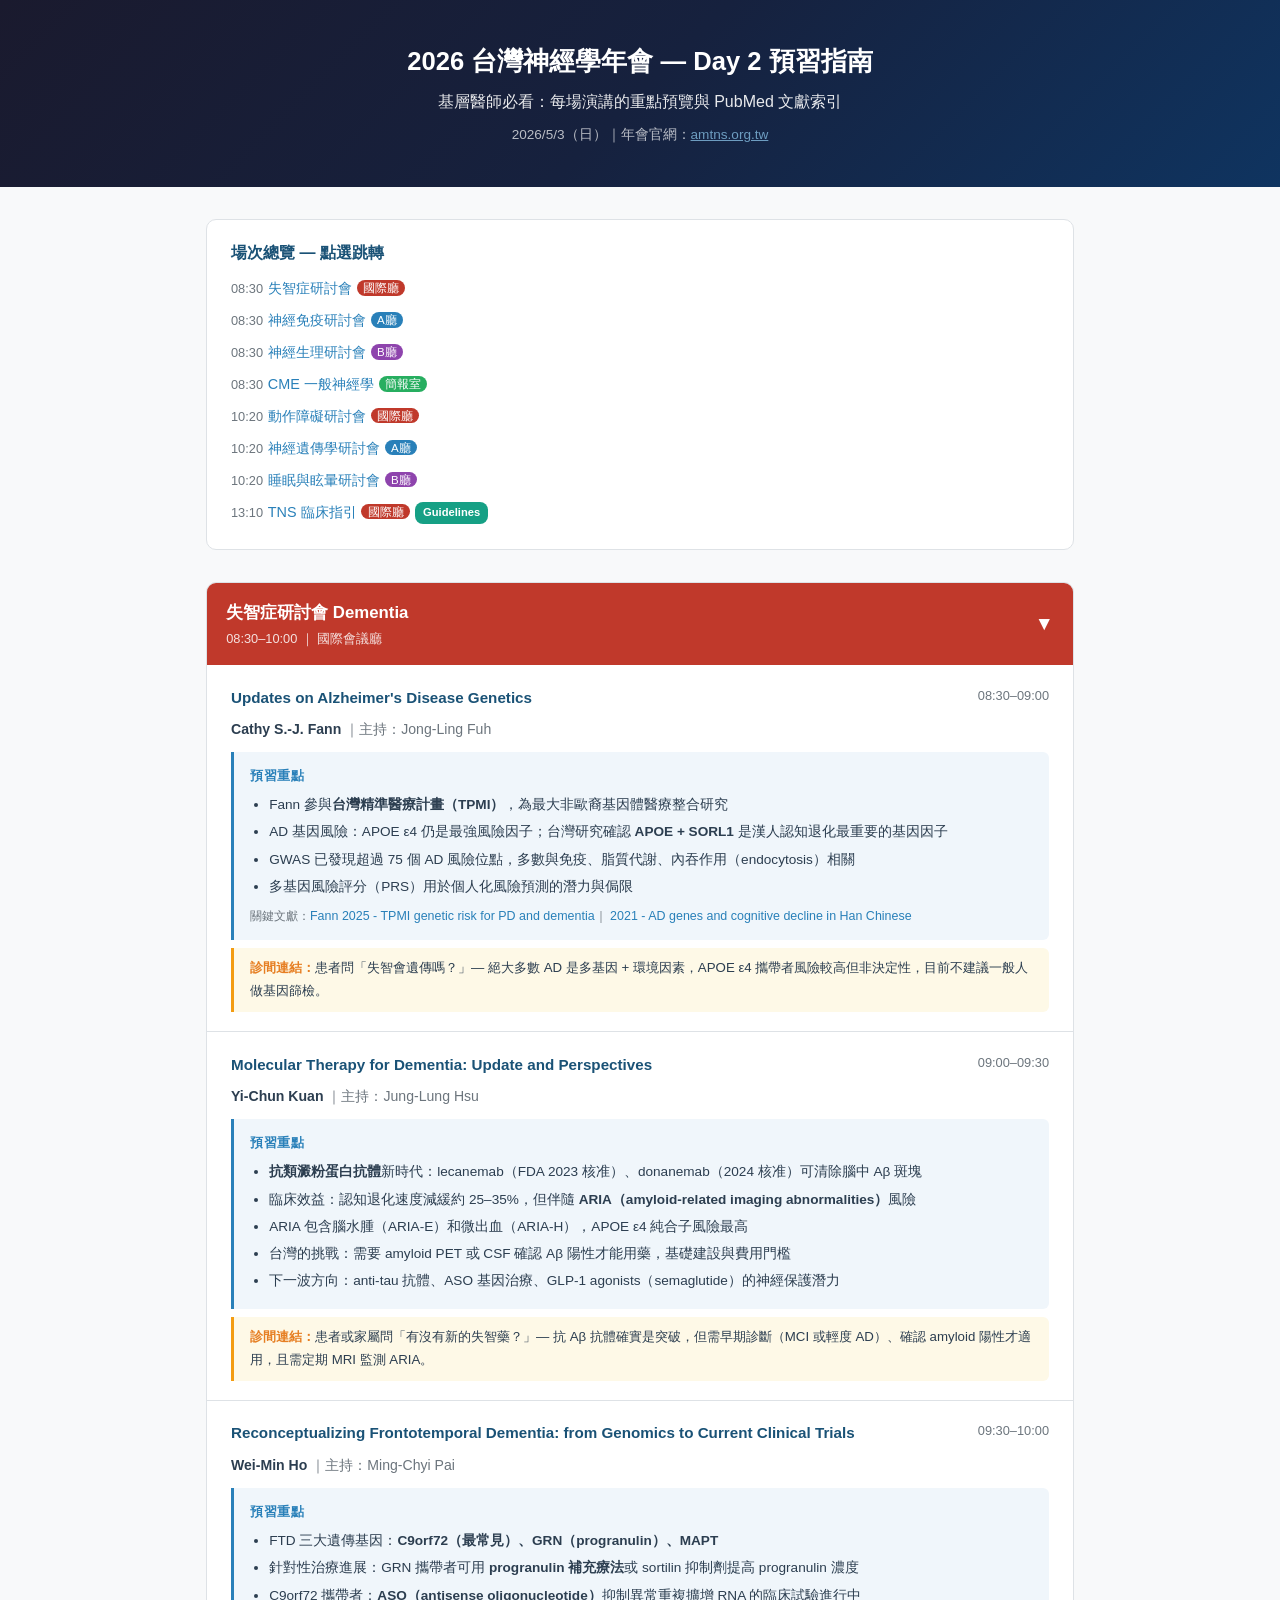
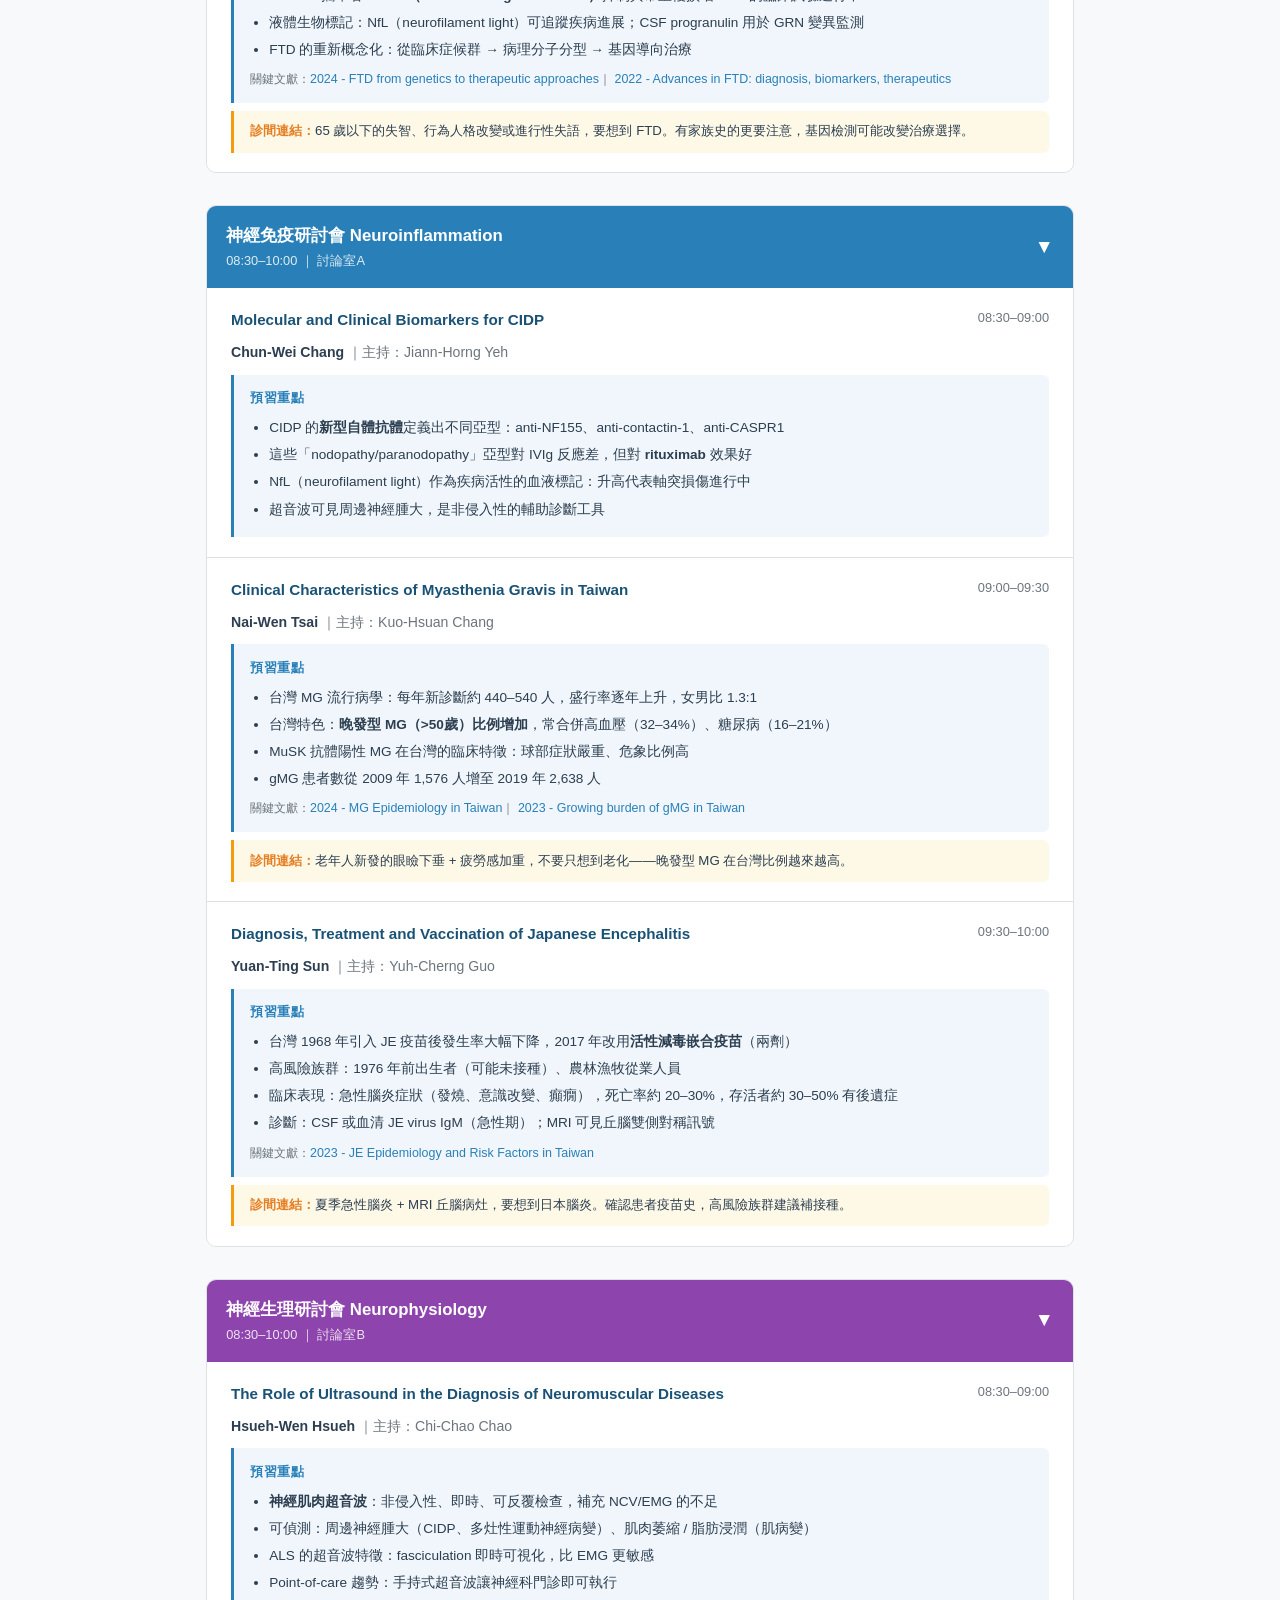
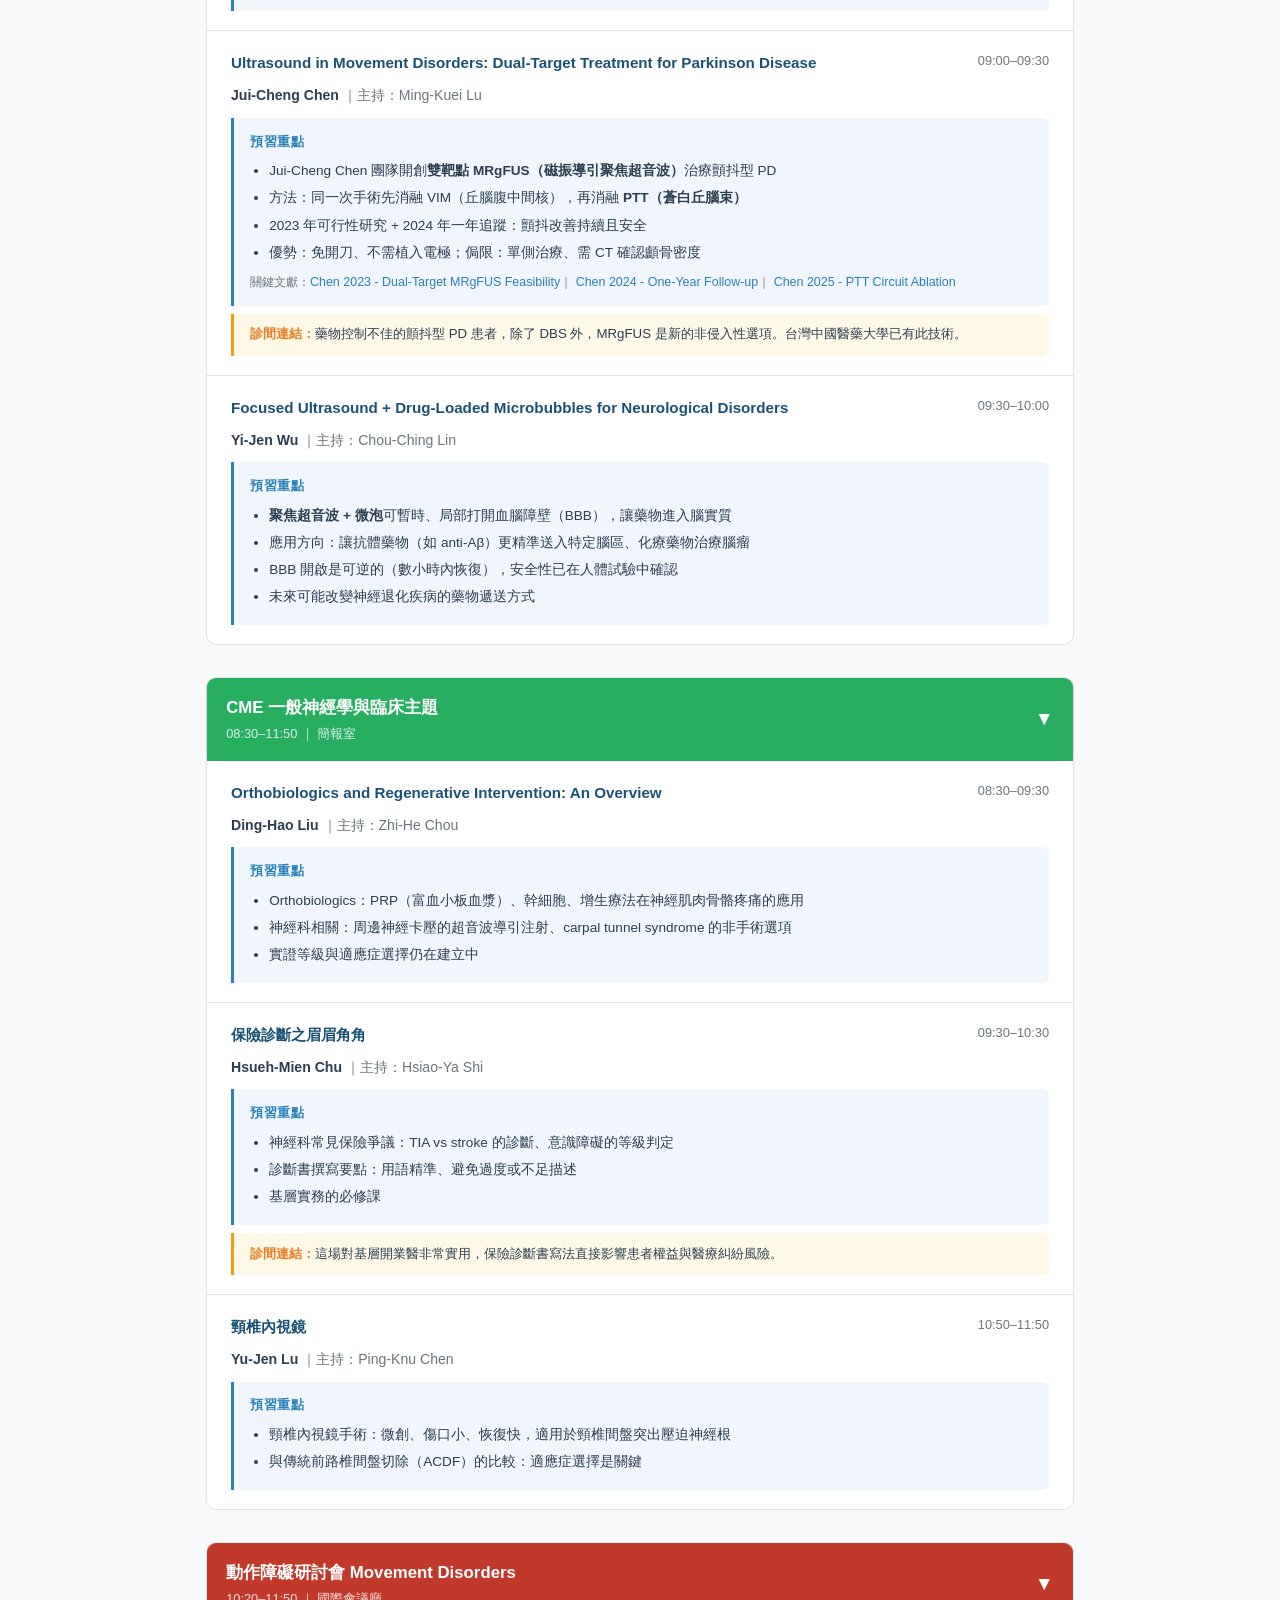
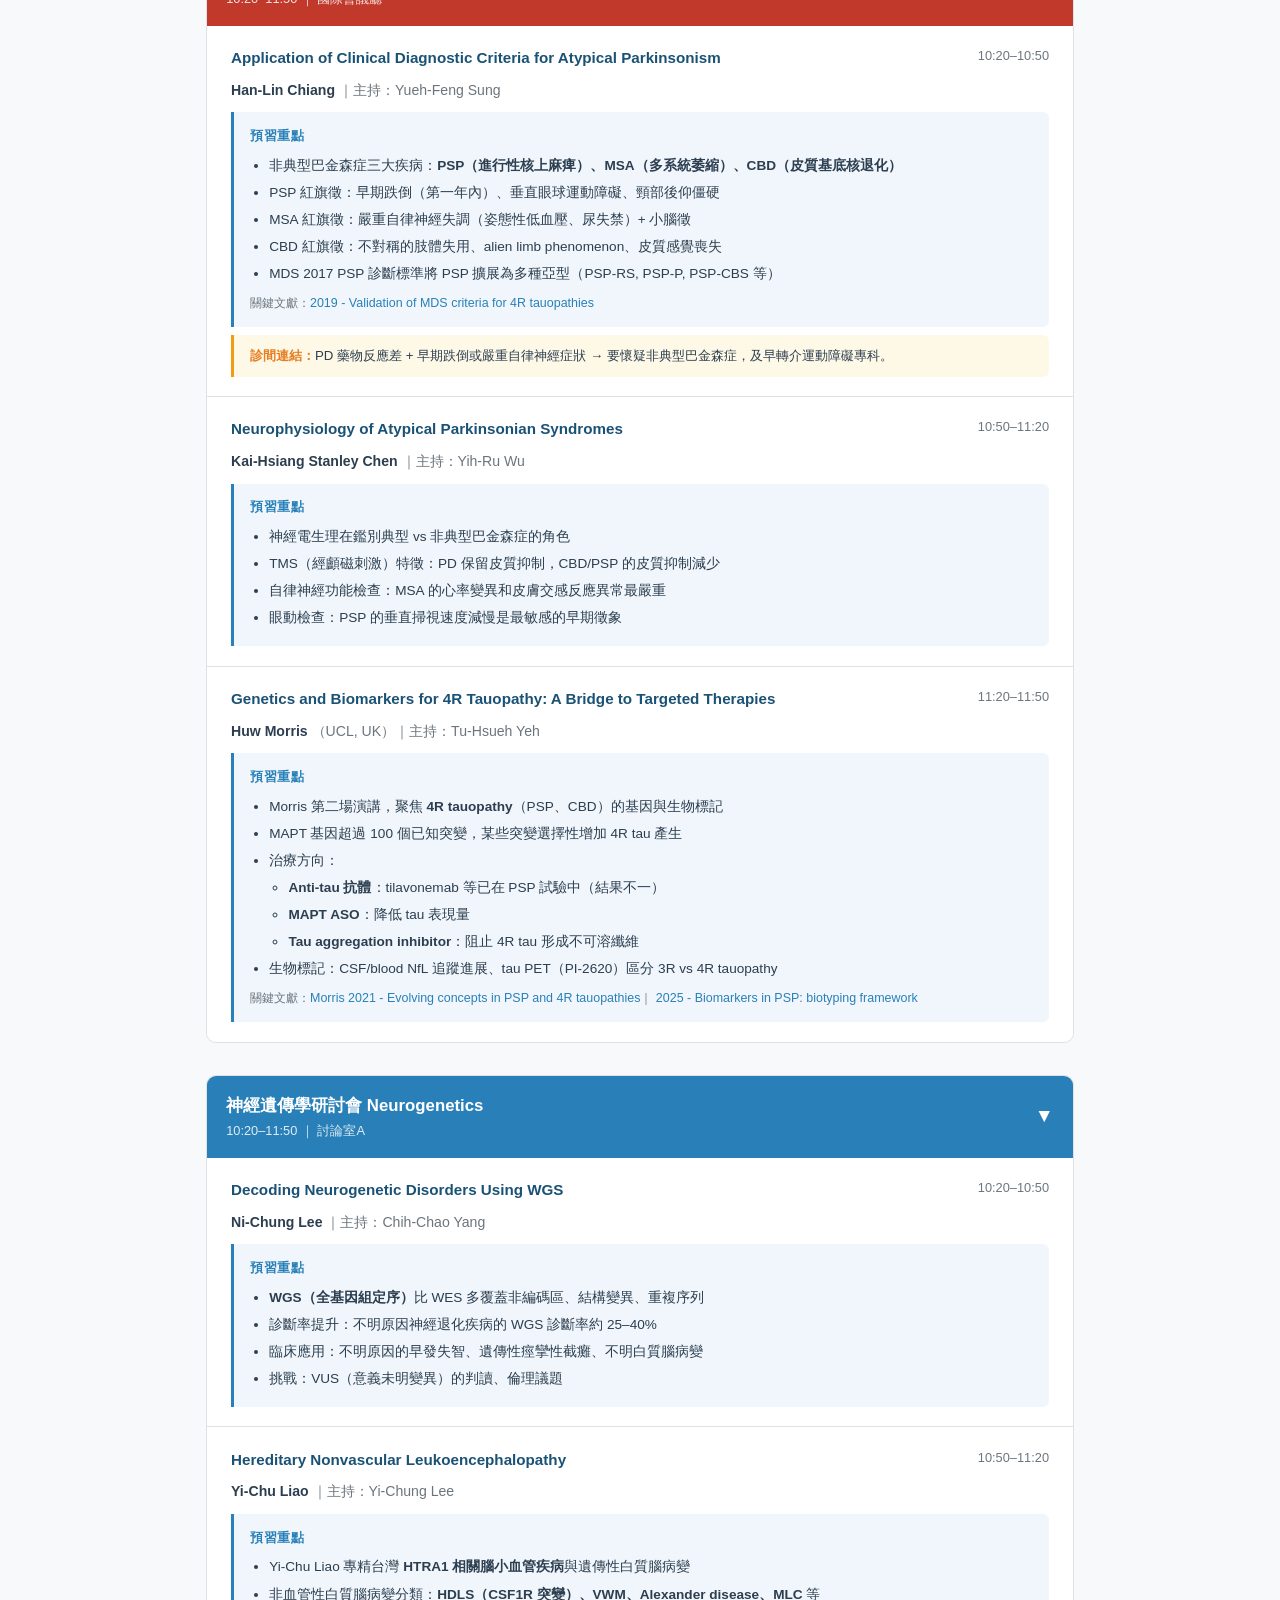
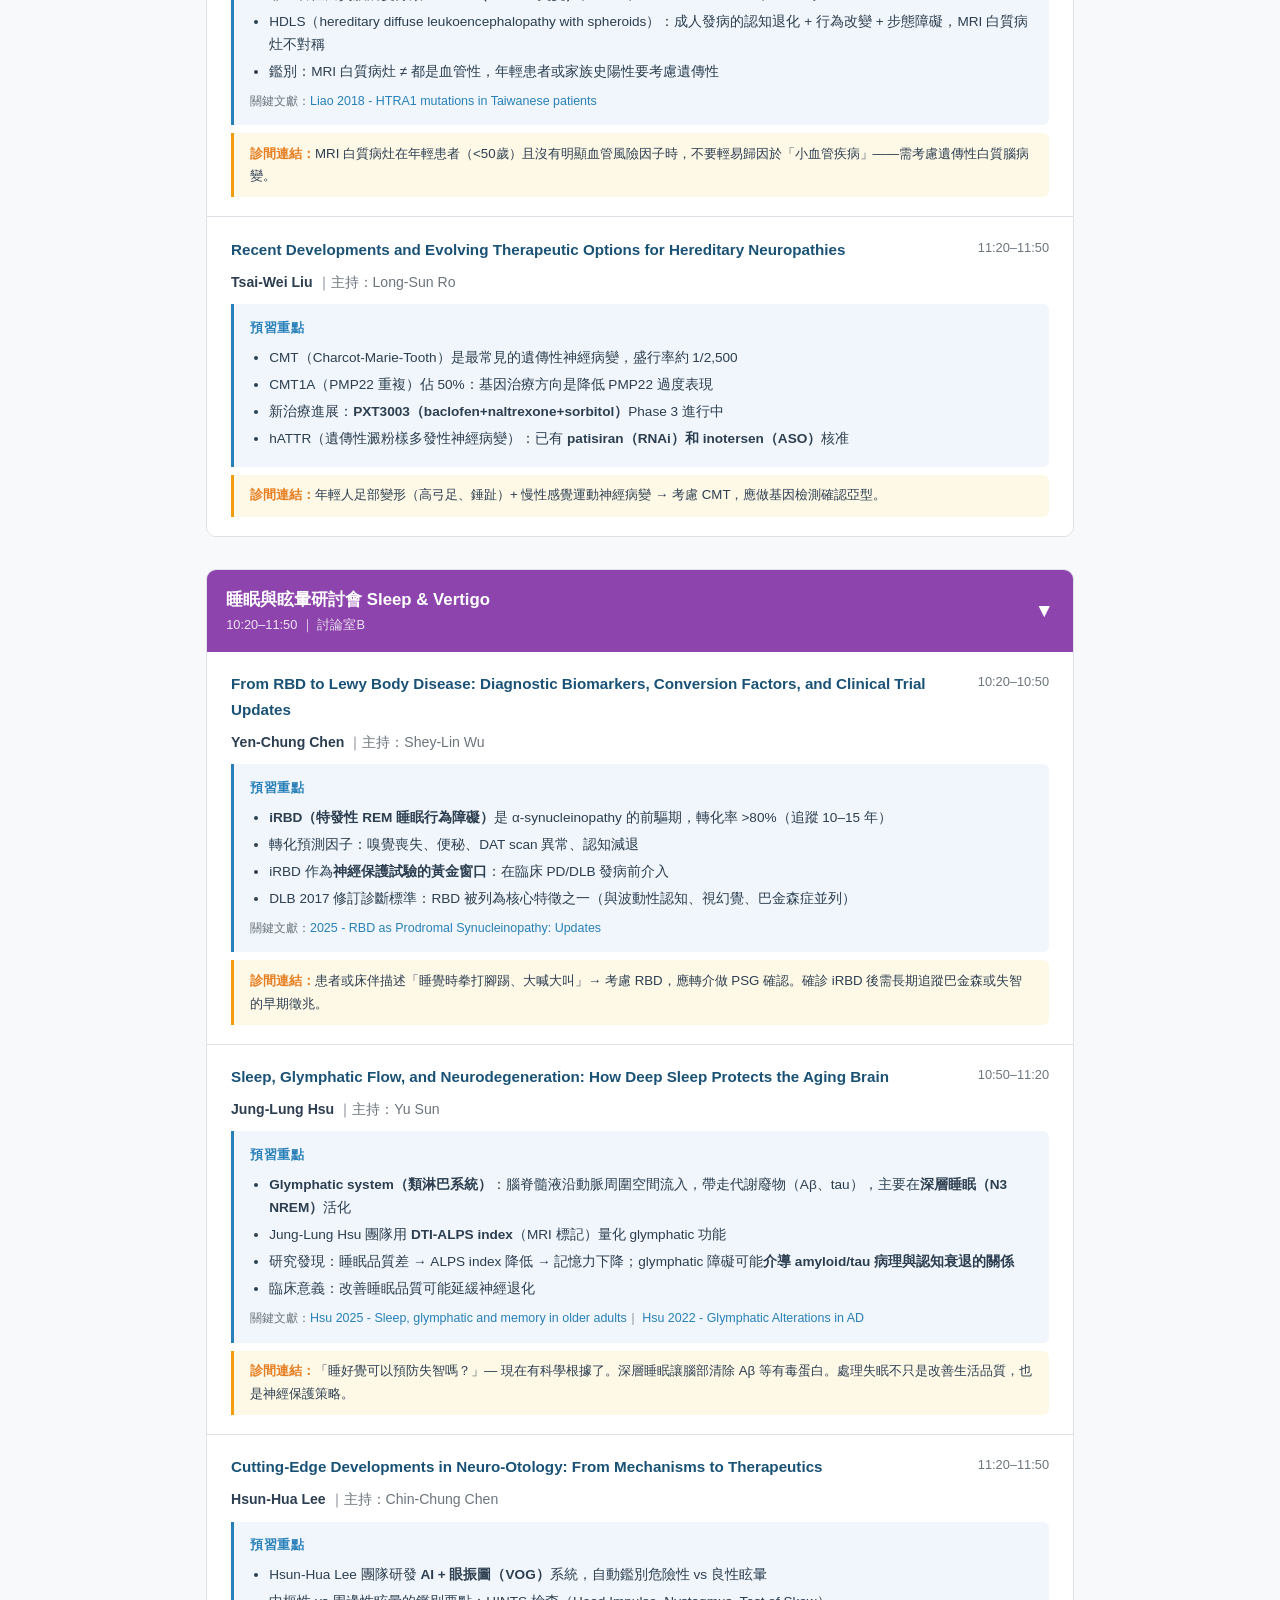
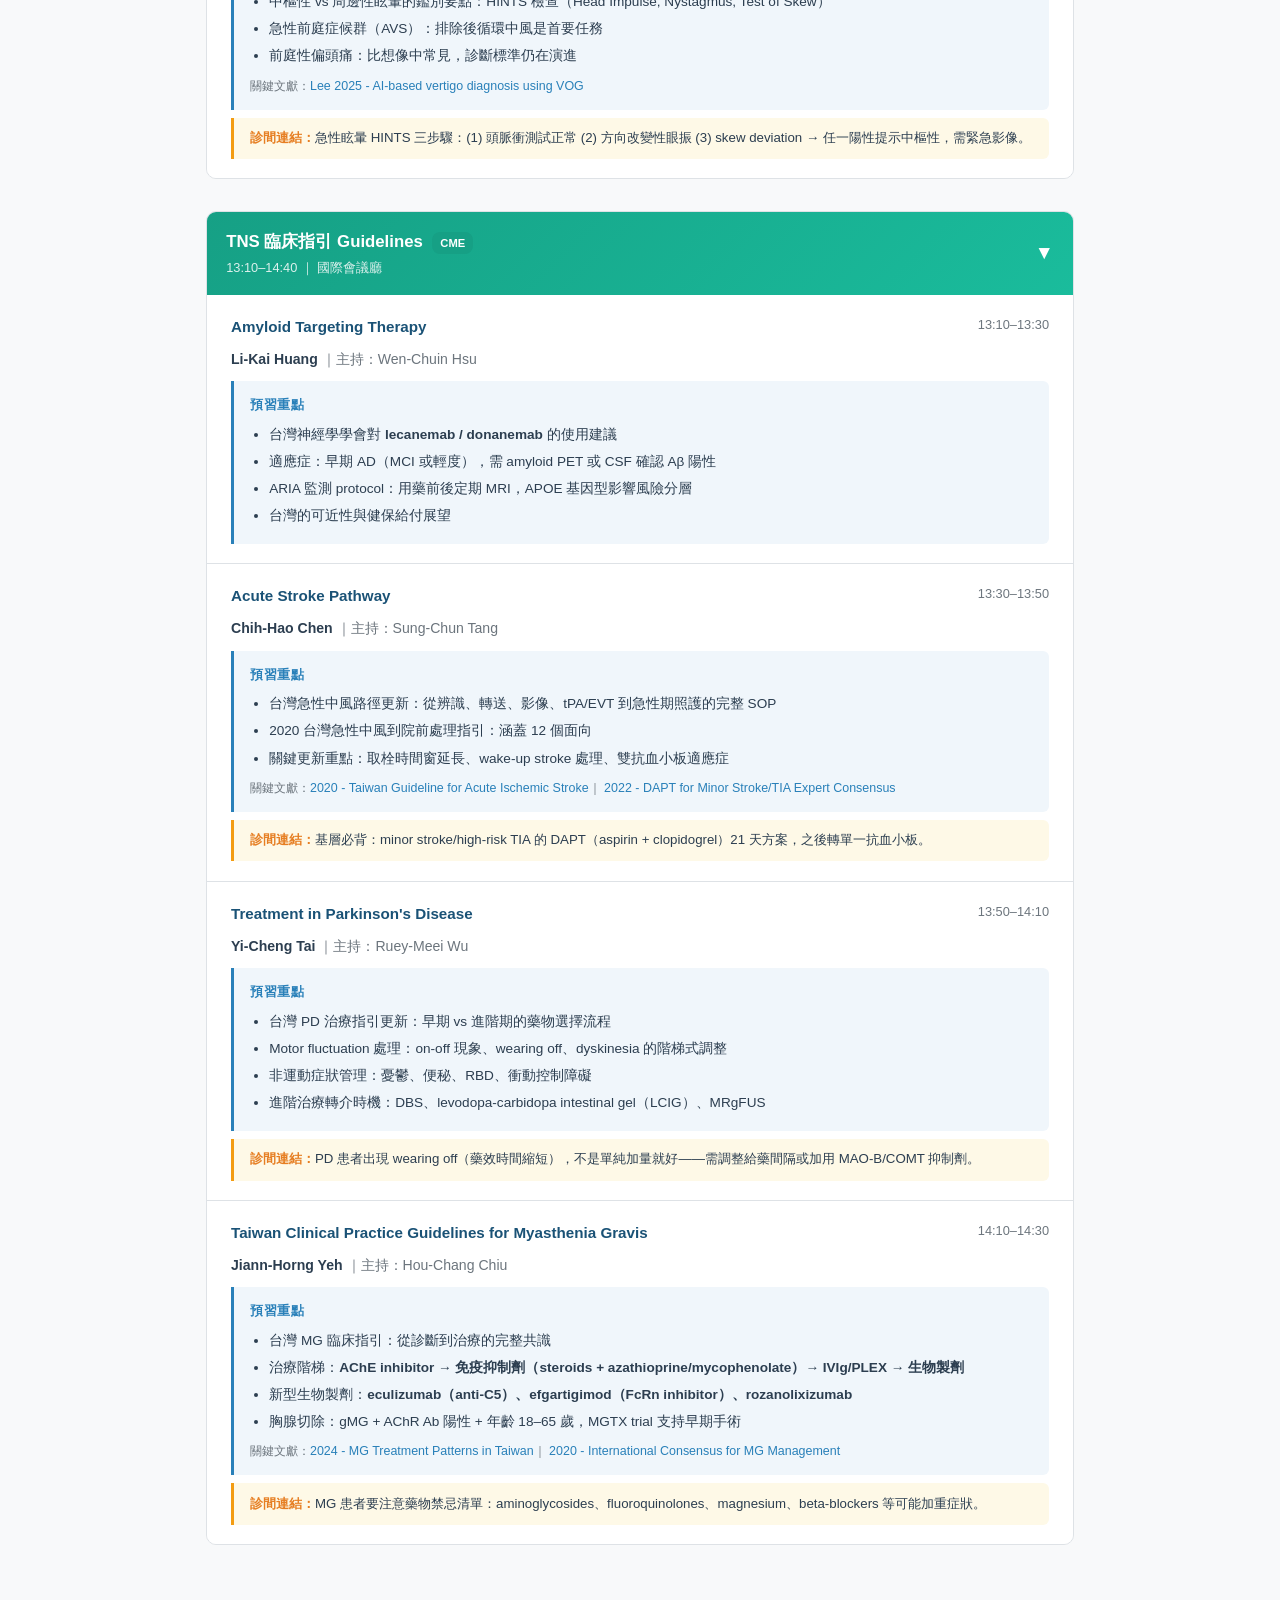
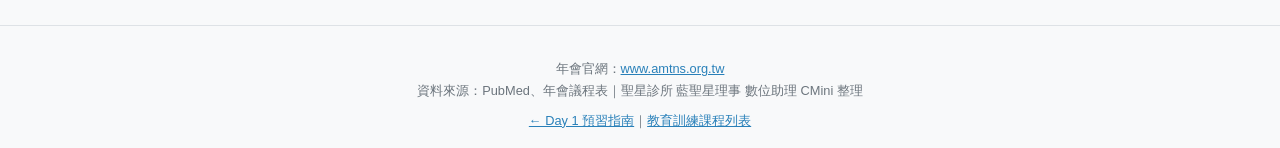
<file: annual2026_day2.html>
<!DOCTYPE html>
<html lang="zh-TW">
<head>
  <meta charset="UTF-8">
  <meta name="viewport" content="width=device-width, initial-scale=1.0">
  <title>2026 台灣神經學年會 Day 2 預習指南</title>
  <style>
    :root {
      --primary: #1a5276;
      --accent: #2980b9;
      --bg: #f8f9fa;
      --card-bg: #ffffff;
      --border: #dee2e6;
      --text: #2c3e50;
      --text-light: #6c757d;
      --session-a: #2980b9;
      --session-b: #8e44ad;
      --session-hall: #c0392b;
      --session-c: #27ae60;
    }
    * { margin: 0; padding: 0; box-sizing: border-box; }
    body { font-family: -apple-system, BlinkMacSystemFont, "Segoe UI", "Noto Sans TC", sans-serif; background: var(--bg); color: var(--text); line-height: 1.7; }
    header { background: linear-gradient(135deg, #1a1a2e, #16213e, #0f3460); color: white; padding: 2.5rem 1rem; text-align: center; }
    header h1 { font-size: 1.6rem; margin-bottom: 0.3rem; }
    header .subtitle { font-size: 1rem; opacity: 0.9; }
    header .meta { font-size: 0.85rem; opacity: 0.7; margin-top: 0.5rem; }
    .container { max-width: 900px; margin: 0 auto; padding: 1rem; }
    .toc { background: var(--card-bg); border: 1px solid var(--border); border-radius: 10px; padding: 1.2rem 1.5rem; margin: 1rem 0 1.5rem; }
    .toc h2 { font-size: 1rem; margin-bottom: 0.5rem; color: var(--primary); }
    .toc ul { list-style: none; }
    .toc li { margin: 0.3rem 0; }
    .toc a { color: var(--accent); text-decoration: none; font-size: 0.9rem; }
    .toc a:hover { text-decoration: underline; }
    .toc .toc-time { color: var(--text-light); font-size: 0.8rem; margin-right: 0.3rem; }
    .toc .toc-room { font-size: 0.72rem; padding: 0.1rem 0.4rem; border-radius: 8px; color: white; margin-left: 0.3rem; vertical-align: middle; }
    .session { margin: 2rem 0; border-radius: 10px; overflow: hidden; border: 1px solid var(--border); }
    .session-header { padding: 1rem 1.2rem; color: white; cursor: pointer; display: flex; justify-content: space-between; align-items: center; }
    .session-header h2 { font-size: 1.05rem; }
    .session-header .room { font-size: 0.8rem; opacity: 0.85; }
    .session-header .toggle { font-size: 1.2rem; transition: transform 0.3s; }
    .session-header .toggle.collapsed { transform: rotate(-90deg); }
    .session-body { background: var(--card-bg); }
    .talk { padding: 1.2rem 1.5rem; border-bottom: 1px solid var(--border); }
    .talk:last-child { border-bottom: none; }
    .talk-header { display: flex; justify-content: space-between; align-items: flex-start; flex-wrap: wrap; gap: 0.3rem; margin-bottom: 0.5rem; }
    .talk-title { font-size: 0.95rem; font-weight: 700; color: var(--primary); flex: 1; }
    .talk-time { font-size: 0.8rem; color: var(--text-light); white-space: nowrap; }
    .talk-speaker { font-size: 0.88rem; color: var(--text); margin-bottom: 0.6rem; font-weight: 600; }
    .talk-speaker span { font-weight: 400; color: var(--text-light); }
    .prep-box { background: #f0f6fb; border-left: 3px solid var(--accent); border-radius: 0 6px 6px 0; padding: 0.8rem 1rem; margin-top: 0.5rem; }
    .prep-box h4 { font-size: 0.82rem; color: var(--accent); margin-bottom: 0.4rem; text-transform: uppercase; letter-spacing: 0.5px; }
    .prep-box ul { padding-left: 1.2rem; font-size: 0.85rem; }
    .prep-box li { margin: 0.25rem 0; }
    .prep-box .refs { margin-top: 0.5rem; font-size: 0.78rem; color: var(--text-light); }
    .prep-box .refs a { color: var(--accent); text-decoration: none; }
    .prep-box .refs a:hover { text-decoration: underline; }
    .clinic-tip { background: #fef9e7; border-left: 3px solid #f39c12; border-radius: 0 6px 6px 0; padding: 0.6rem 1rem; margin-top: 0.5rem; font-size: 0.83rem; }
    .clinic-tip strong { color: #e67e22; }
    .guideline-badge { display: inline-block; background: #16a085; color: white; font-size: 0.7rem; padding: 0.1rem 0.5rem; border-radius: 8px; font-weight: 600; margin-left: 0.3rem; vertical-align: middle; }
    footer { text-align: center; font-size: 0.8rem; color: var(--text-light); padding: 2rem 1rem 1rem; border-top: 1px solid var(--border); margin-top: 2rem; }
    footer a { color: var(--accent); }
    @media (max-width: 600px) { .talk { padding: 1rem; } .talk-header { flex-direction: column; } }
  </style>
</head>
<body>

<header>
  <h1>2026 台灣神經學年會 — Day 2 預習指南</h1>
  <div class="subtitle">基層醫師必看：每場演講的重點預覽與 PubMed 文獻索引</div>
  <div class="meta">2026/5/3（日）｜年會官網：<a href="https://www.amtns.org.tw/" target="_blank" style="color:#93d0f5;">amtns.org.tw</a></div>
</header>

<div class="container">

<div class="toc">
  <h2>場次總覽 — 點選跳轉</h2>
  <ul>
    <li><span class="toc-time">08:30</span><a href="#dementia">失智症研討會</a><span class="toc-room" style="background:var(--session-hall)">國際廳</span></li>
    <li><span class="toc-time">08:30</span><a href="#neuroinflam">神經免疫研討會</a><span class="toc-room" style="background:var(--session-a)">A廳</span></li>
    <li><span class="toc-time">08:30</span><a href="#neurophysio">神經生理研討會</a><span class="toc-room" style="background:var(--session-b)">B廳</span></li>
    <li><span class="toc-time">08:30</span><a href="#cme-general">CME 一般神經學</a><span class="toc-room" style="background:var(--session-c)">簡報室</span></li>
    <li><span class="toc-time">10:20</span><a href="#movement">動作障礙研討會</a><span class="toc-room" style="background:var(--session-hall)">國際廳</span></li>
    <li><span class="toc-time">10:20</span><a href="#neurogenetics">神經遺傳學研討會</a><span class="toc-room" style="background:var(--session-a)">A廳</span></li>
    <li><span class="toc-time">10:20</span><a href="#sleep">睡眠與眩暈研討會</a><span class="toc-room" style="background:var(--session-b)">B廳</span></li>
    <li><span class="toc-time">13:10</span><a href="#guidelines">TNS 臨床指引</a><span class="toc-room" style="background:var(--session-hall)">國際廳</span><span class="guideline-badge">Guidelines</span></li>
  </ul>
</div>

<!-- ===== 失智症 ===== -->
<div class="session" id="dementia">
  <div class="session-header" style="background:var(--session-hall);" onclick="toggleSession(this)">
    <div><h2>失智症研討會 Dementia</h2><div class="room">08:30–10:00 ｜ 國際會議廳</div></div>
    <span class="toggle">▼</span>
  </div>
  <div class="session-body">

    <div class="talk">
      <div class="talk-header">
        <div class="talk-title">Updates on Alzheimer's Disease Genetics</div>
        <div class="talk-time">08:30–09:00</div>
      </div>
      <div class="talk-speaker">Cathy S.-J. Fann <span>｜主持：Jong-Ling Fuh</span></div>
      <div class="prep-box">
        <h4>預習重點</h4>
        <ul>
          <li>Fann 參與<strong>台灣精準醫療計畫（TPMI）</strong>，為最大非歐裔基因體醫療整合研究</li>
          <li>AD 基因風險：APOE ε4 仍是最強風險因子；台灣研究確認 <strong>APOE + SORL1</strong> 是漢人認知退化最重要的基因因子</li>
          <li>GWAS 已發現超過 75 個 AD 風險位點，多數與免疫、脂質代謝、內吞作用（endocytosis）相關</li>
          <li>多基因風險評分（PRS）用於個人化風險預測的潛力與侷限</li>
        </ul>
        <div class="refs">
          關鍵文獻：<a href="https://pubmed.ncbi.nlm.nih.gov/41810385/" target="_blank">Fann 2025 - TPMI genetic risk for PD and dementia</a>｜
          <a href="https://pubmed.ncbi.nlm.nih.gov/34214049/" target="_blank">2021 - AD genes and cognitive decline in Han Chinese</a>
        </div>
      </div>
      <div class="clinic-tip"><strong>診間連結：</strong>患者問「失智會遺傳嗎？」— 絕大多數 AD 是多基因 + 環境因素，APOE ε4 攜帶者風險較高但非決定性，目前不建議一般人做基因篩檢。</div>
    </div>

    <div class="talk">
      <div class="talk-header">
        <div class="talk-title">Molecular Therapy for Dementia: Update and Perspectives</div>
        <div class="talk-time">09:00–09:30</div>
      </div>
      <div class="talk-speaker">Yi-Chun Kuan <span>｜主持：Jung-Lung Hsu</span></div>
      <div class="prep-box">
        <h4>預習重點</h4>
        <ul>
          <li><strong>抗類澱粉蛋白抗體</strong>新時代：lecanemab（FDA 2023 核准）、donanemab（2024 核准）可清除腦中 Aβ 斑塊</li>
          <li>臨床效益：認知退化速度減緩約 25–35%，但伴隨 <strong>ARIA（amyloid-related imaging abnormalities）</strong>風險</li>
          <li>ARIA 包含腦水腫（ARIA-E）和微出血（ARIA-H），APOE ε4 純合子風險最高</li>
          <li>台灣的挑戰：需要 amyloid PET 或 CSF 確認 Aβ 陽性才能用藥，基礎建設與費用門檻</li>
          <li>下一波方向：anti-tau 抗體、ASO 基因治療、GLP-1 agonists（semaglutide）的神經保護潛力</li>
        </ul>
      </div>
      <div class="clinic-tip"><strong>診間連結：</strong>患者或家屬問「有沒有新的失智藥？」— 抗 Aβ 抗體確實是突破，但需早期診斷（MCI 或輕度 AD）、確認 amyloid 陽性才適用，且需定期 MRI 監測 ARIA。</div>
    </div>

    <div class="talk">
      <div class="talk-header">
        <div class="talk-title">Reconceptualizing Frontotemporal Dementia: from Genomics to Current Clinical Trials</div>
        <div class="talk-time">09:30–10:00</div>
      </div>
      <div class="talk-speaker">Wei-Min Ho <span>｜主持：Ming-Chyi Pai</span></div>
      <div class="prep-box">
        <h4>預習重點</h4>
        <ul>
          <li>FTD 三大遺傳基因：<strong>C9orf72（最常見）、GRN（progranulin）、MAPT</strong></li>
          <li>針對性治療進展：GRN 攜帶者可用 <strong>progranulin 補充療法</strong>或 sortilin 抑制劑提高 progranulin 濃度</li>
          <li>C9orf72 攜帶者：<strong>ASO（antisense oligonucleotide）</strong>抑制異常重複擴增 RNA 的臨床試驗進行中</li>
          <li>液體生物標記：NfL（neurofilament light）可追蹤疾病進展；CSF progranulin 用於 GRN 變異監測</li>
          <li>FTD 的重新概念化：從臨床症候群 → 病理分子分型 → 基因導向治療</li>
        </ul>
        <div class="refs">
          關鍵文獻：<a href="https://pubmed.ncbi.nlm.nih.gov/38687620/" target="_blank">2024 - FTD from genetics to therapeutic approaches</a>｜
          <a href="https://pubmed.ncbi.nlm.nih.gov/35182511/" target="_blank">2022 - Advances in FTD: diagnosis, biomarkers, therapeutics</a>
        </div>
      </div>
      <div class="clinic-tip"><strong>診間連結：</strong>65 歲以下的失智、行為人格改變或進行性失語，要想到 FTD。有家族史的更要注意，基因檢測可能改變治療選擇。</div>
    </div>
  </div>
</div>

<!-- ===== 神經免疫 ===== -->
<div class="session" id="neuroinflam">
  <div class="session-header" style="background:var(--session-a);" onclick="toggleSession(this)">
    <div><h2>神經免疫研討會 Neuroinflammation</h2><div class="room">08:30–10:00 ｜ 討論室A</div></div>
    <span class="toggle">▼</span>
  </div>
  <div class="session-body">

    <div class="talk">
      <div class="talk-header">
        <div class="talk-title">Molecular and Clinical Biomarkers for CIDP</div>
        <div class="talk-time">08:30–09:00</div>
      </div>
      <div class="talk-speaker">Chun-Wei Chang <span>｜主持：Jiann-Horng Yeh</span></div>
      <div class="prep-box">
        <h4>預習重點</h4>
        <ul>
          <li>CIDP 的<strong>新型自體抗體</strong>定義出不同亞型：anti-NF155、anti-contactin-1、anti-CASPR1</li>
          <li>這些「nodopathy/paranodopathy」亞型對 IVIg 反應差，但對 <strong>rituximab</strong> 效果好</li>
          <li>NfL（neurofilament light）作為疾病活性的血液標記：升高代表軸突損傷進行中</li>
          <li>超音波可見周邊神經腫大，是非侵入性的輔助診斷工具</li>
        </ul>
      </div>
    </div>

    <div class="talk">
      <div class="talk-header">
        <div class="talk-title">Clinical Characteristics of Myasthenia Gravis in Taiwan</div>
        <div class="talk-time">09:00–09:30</div>
      </div>
      <div class="talk-speaker">Nai-Wen Tsai <span>｜主持：Kuo-Hsuan Chang</span></div>
      <div class="prep-box">
        <h4>預習重點</h4>
        <ul>
          <li>台灣 MG 流行病學：每年新診斷約 440–540 人，盛行率逐年上升，女男比 1.3:1</li>
          <li>台灣特色：<strong>晚發型 MG（>50歲）比例增加</strong>，常合併高血壓（32–34%）、糖尿病（16–21%）</li>
          <li>MuSK 抗體陽性 MG 在台灣的臨床特徵：球部症狀嚴重、危象比例高</li>
          <li>gMG 患者數從 2009 年 1,576 人增至 2019 年 2,638 人</li>
        </ul>
        <div class="refs">
          關鍵文獻：<a href="https://pubmed.ncbi.nlm.nih.gov/38678112/" target="_blank">2024 - MG Epidemiology in Taiwan</a>｜
          <a href="https://pubmed.ncbi.nlm.nih.gov/37426446/" target="_blank">2023 - Growing burden of gMG in Taiwan</a>
        </div>
      </div>
      <div class="clinic-tip"><strong>診間連結：</strong>老年人新發的眼瞼下垂 + 疲勞感加重，不要只想到老化——晚發型 MG 在台灣比例越來越高。</div>
    </div>

    <div class="talk">
      <div class="talk-header">
        <div class="talk-title">Diagnosis, Treatment and Vaccination of Japanese Encephalitis</div>
        <div class="talk-time">09:30–10:00</div>
      </div>
      <div class="talk-speaker">Yuan-Ting Sun <span>｜主持：Yuh-Cherng Guo</span></div>
      <div class="prep-box">
        <h4>預習重點</h4>
        <ul>
          <li>台灣 1968 年引入 JE 疫苗後發生率大幅下降，2017 年改用<strong>活性減毒嵌合疫苗</strong>（兩劑）</li>
          <li>高風險族群：1976 年前出生者（可能未接種）、農林漁牧從業人員</li>
          <li>臨床表現：急性腦炎症狀（發燒、意識改變、癲癇），死亡率約 20–30%，存活者約 30–50% 有後遺症</li>
          <li>診斷：CSF 或血清 JE virus IgM（急性期）；MRI 可見丘腦雙側對稱訊號</li>
        </ul>
        <div class="refs">
          關鍵文獻：<a href="https://pubmed.ncbi.nlm.nih.gov/37782654/" target="_blank">2023 - JE Epidemiology and Risk Factors in Taiwan</a>
        </div>
      </div>
      <div class="clinic-tip"><strong>診間連結：</strong>夏季急性腦炎 + MRI 丘腦病灶，要想到日本腦炎。確認患者疫苗史，高風險族群建議補接種。</div>
    </div>
  </div>
</div>

<!-- ===== 神經生理 ===== -->
<div class="session" id="neurophysio">
  <div class="session-header" style="background:var(--session-b);" onclick="toggleSession(this)">
    <div><h2>神經生理研討會 Neurophysiology</h2><div class="room">08:30–10:00 ｜ 討論室B</div></div>
    <span class="toggle">▼</span>
  </div>
  <div class="session-body">

    <div class="talk">
      <div class="talk-header">
        <div class="talk-title">The Role of Ultrasound in the Diagnosis of Neuromuscular Diseases</div>
        <div class="talk-time">08:30–09:00</div>
      </div>
      <div class="talk-speaker">Hsueh-Wen Hsueh <span>｜主持：Chi-Chao Chao</span></div>
      <div class="prep-box">
        <h4>預習重點</h4>
        <ul>
          <li><strong>神經肌肉超音波</strong>：非侵入性、即時、可反覆檢查，補充 NCV/EMG 的不足</li>
          <li>可偵測：周邊神經腫大（CIDP、多灶性運動神經病變）、肌肉萎縮 / 脂肪浸潤（肌病變）</li>
          <li>ALS 的超音波特徵：fasciculation 即時可視化，比 EMG 更敏感</li>
          <li>Point-of-care 趨勢：手持式超音波讓神經科門診即可執行</li>
        </ul>
      </div>
    </div>

    <div class="talk">
      <div class="talk-header">
        <div class="talk-title">Ultrasound in Movement Disorders: Dual-Target Treatment for Parkinson Disease</div>
        <div class="talk-time">09:00–09:30</div>
      </div>
      <div class="talk-speaker">Jui-Cheng Chen <span>｜主持：Ming-Kuei Lu</span></div>
      <div class="prep-box">
        <h4>預習重點</h4>
        <ul>
          <li>Jui-Cheng Chen 團隊開創<strong>雙靶點 MRgFUS（磁振導引聚焦超音波）</strong>治療顫抖型 PD</li>
          <li>方法：同一次手術先消融 VIM（丘腦腹中間核），再消融 <strong>PTT（蒼白丘腦束）</strong></li>
          <li>2023 年可行性研究 + 2024 年一年追蹤：顫抖改善持續且安全</li>
          <li>優勢：免開刀、不需植入電極；侷限：單側治療、需 CT 確認顱骨密度</li>
        </ul>
        <div class="refs">
          關鍵文獻：<a href="https://pubmed.ncbi.nlm.nih.gov/36563853/" target="_blank">Chen 2023 - Dual-Target MRgFUS Feasibility</a>｜
          <a href="https://pubmed.ncbi.nlm.nih.gov/39287607/" target="_blank">Chen 2024 - One-Year Follow-up</a>｜
          <a href="https://pubmed.ncbi.nlm.nih.gov/40888435/" target="_blank">Chen 2025 - PTT Circuit Ablation</a>
        </div>
      </div>
      <div class="clinic-tip"><strong>診間連結：</strong>藥物控制不佳的顫抖型 PD 患者，除了 DBS 外，MRgFUS 是新的非侵入性選項。台灣中國醫藥大學已有此技術。</div>
    </div>

    <div class="talk">
      <div class="talk-header">
        <div class="talk-title">Focused Ultrasound + Drug-Loaded Microbubbles for Neurological Disorders</div>
        <div class="talk-time">09:30–10:00</div>
      </div>
      <div class="talk-speaker">Yi-Jen Wu <span>｜主持：Chou-Ching Lin</span></div>
      <div class="prep-box">
        <h4>預習重點</h4>
        <ul>
          <li><strong>聚焦超音波 + 微泡</strong>可暫時、局部打開血腦障壁（BBB），讓藥物進入腦實質</li>
          <li>應用方向：讓抗體藥物（如 anti-Aβ）更精準送入特定腦區、化療藥物治療腦瘤</li>
          <li>BBB 開啟是可逆的（數小時內恢復），安全性已在人體試驗中確認</li>
          <li>未來可能改變神經退化疾病的藥物遞送方式</li>
        </ul>
      </div>
    </div>
  </div>
</div>

<!-- ===== CME 一般 ===== -->
<div class="session" id="cme-general">
  <div class="session-header" style="background:var(--session-c);" onclick="toggleSession(this)">
    <div><h2>CME 一般神經學與臨床主題</h2><div class="room">08:30–11:50 ｜ 簡報室</div></div>
    <span class="toggle">▼</span>
  </div>
  <div class="session-body">

    <div class="talk">
      <div class="talk-header">
        <div class="talk-title">Orthobiologics and Regenerative Intervention: An Overview</div>
        <div class="talk-time">08:30–09:30</div>
      </div>
      <div class="talk-speaker">Ding-Hao Liu <span>｜主持：Zhi-He Chou</span></div>
      <div class="prep-box">
        <h4>預習重點</h4>
        <ul>
          <li>Orthobiologics：PRP（富血小板血漿）、幹細胞、增生療法在神經肌肉骨骼疼痛的應用</li>
          <li>神經科相關：周邊神經卡壓的超音波導引注射、carpal tunnel syndrome 的非手術選項</li>
          <li>實證等級與適應症選擇仍在建立中</li>
        </ul>
      </div>
    </div>

    <div class="talk">
      <div class="talk-header">
        <div class="talk-title">保險診斷之眉眉角角</div>
        <div class="talk-time">09:30–10:30</div>
      </div>
      <div class="talk-speaker">Hsueh-Mien Chu <span>｜主持：Hsiao-Ya Shi</span></div>
      <div class="prep-box">
        <h4>預習重點</h4>
        <ul>
          <li>神經科常見保險爭議：TIA vs stroke 的診斷、意識障礙的等級判定</li>
          <li>診斷書撰寫要點：用語精準、避免過度或不足描述</li>
          <li>基層實務的必修課</li>
        </ul>
      </div>
      <div class="clinic-tip"><strong>診間連結：</strong>這場對基層開業醫非常實用，保險診斷書寫法直接影響患者權益與醫療糾紛風險。</div>
    </div>

    <div class="talk">
      <div class="talk-header">
        <div class="talk-title">頸椎內視鏡</div>
        <div class="talk-time">10:50–11:50</div>
      </div>
      <div class="talk-speaker">Yu-Jen Lu <span>｜主持：Ping-Knu Chen</span></div>
      <div class="prep-box">
        <h4>預習重點</h4>
        <ul>
          <li>頸椎內視鏡手術：微創、傷口小、恢復快，適用於頸椎間盤突出壓迫神經根</li>
          <li>與傳統前路椎間盤切除（ACDF）的比較：適應症選擇是關鍵</li>
        </ul>
      </div>
    </div>
  </div>
</div>

<!-- ===== 動作障礙 ===== -->
<div class="session" id="movement">
  <div class="session-header" style="background:var(--session-hall);" onclick="toggleSession(this)">
    <div><h2>動作障礙研討會 Movement Disorders</h2><div class="room">10:20–11:50 ｜ 國際會議廳</div></div>
    <span class="toggle">▼</span>
  </div>
  <div class="session-body">

    <div class="talk">
      <div class="talk-header">
        <div class="talk-title">Application of Clinical Diagnostic Criteria for Atypical Parkinsonism</div>
        <div class="talk-time">10:20–10:50</div>
      </div>
      <div class="talk-speaker">Han-Lin Chiang <span>｜主持：Yueh-Feng Sung</span></div>
      <div class="prep-box">
        <h4>預習重點</h4>
        <ul>
          <li>非典型巴金森症三大疾病：<strong>PSP（進行性核上麻痺）、MSA（多系統萎縮）、CBD（皮質基底核退化）</strong></li>
          <li>PSP 紅旗徵：早期跌倒（第一年內）、垂直眼球運動障礙、頸部後仰僵硬</li>
          <li>MSA 紅旗徵：嚴重自律神經失調（姿態性低血壓、尿失禁）+ 小腦徵</li>
          <li>CBD 紅旗徵：不對稱的肢體失用、alien limb phenomenon、皮質感覺喪失</li>
          <li>MDS 2017 PSP 診斷標準將 PSP 擴展為多種亞型（PSP-RS, PSP-P, PSP-CBS 等）</li>
        </ul>
        <div class="refs">
          關鍵文獻：<a href="https://pubmed.ncbi.nlm.nih.gov/31571273/" target="_blank">2019 - Validation of MDS criteria for 4R tauopathies</a>
        </div>
      </div>
      <div class="clinic-tip"><strong>診間連結：</strong>PD 藥物反應差 + 早期跌倒或嚴重自律神經症狀 → 要懷疑非典型巴金森症，及早轉介運動障礙專科。</div>
    </div>

    <div class="talk">
      <div class="talk-header">
        <div class="talk-title">Neurophysiology of Atypical Parkinsonian Syndromes</div>
        <div class="talk-time">10:50–11:20</div>
      </div>
      <div class="talk-speaker">Kai-Hsiang Stanley Chen <span>｜主持：Yih-Ru Wu</span></div>
      <div class="prep-box">
        <h4>預習重點</h4>
        <ul>
          <li>神經電生理在鑑別典型 vs 非典型巴金森症的角色</li>
          <li>TMS（經顱磁刺激）特徵：PD 保留皮質抑制，CBD/PSP 的皮質抑制減少</li>
          <li>自律神經功能檢查：MSA 的心率變異和皮膚交感反應異常最嚴重</li>
          <li>眼動檢查：PSP 的垂直掃視速度減慢是最敏感的早期徵象</li>
        </ul>
      </div>
    </div>

    <div class="talk">
      <div class="talk-header">
        <div class="talk-title">Genetics and Biomarkers for 4R Tauopathy: A Bridge to Targeted Therapies</div>
        <div class="talk-time">11:20–11:50</div>
      </div>
      <div class="talk-speaker">Huw Morris <span>（UCL, UK）｜主持：Tu-Hsueh Yeh</span></div>
      <div class="prep-box">
        <h4>預習重點</h4>
        <ul>
          <li>Morris 第二場演講，聚焦 <strong>4R tauopathy</strong>（PSP、CBD）的基因與生物標記</li>
          <li>MAPT 基因超過 100 個已知突變，某些突變選擇性增加 4R tau 產生</li>
          <li>治療方向：
            <ul>
              <li><strong>Anti-tau 抗體</strong>：tilavonemab 等已在 PSP 試驗中（結果不一）</li>
              <li><strong>MAPT ASO</strong>：降低 tau 表現量</li>
              <li><strong>Tau aggregation inhibitor</strong>：阻止 4R tau 形成不可溶纖維</li>
            </ul>
          </li>
          <li>生物標記：CSF/blood NfL 追蹤進展、tau PET（PI-2620）區分 3R vs 4R tauopathy</li>
        </ul>
        <div class="refs">
          關鍵文獻：<a href="https://pubmed.ncbi.nlm.nih.gov/34426686/" target="_blank">Morris 2021 - Evolving concepts in PSP and 4R tauopathies</a>｜
          <a href="https://pubmed.ncbi.nlm.nih.gov/41405696/" target="_blank">2025 - Biomarkers in PSP: biotyping framework</a>
        </div>
      </div>
    </div>
  </div>
</div>

<!-- ===== 神經遺傳 ===== -->
<div class="session" id="neurogenetics">
  <div class="session-header" style="background:var(--session-a);" onclick="toggleSession(this)">
    <div><h2>神經遺傳學研討會 Neurogenetics</h2><div class="room">10:20–11:50 ｜ 討論室A</div></div>
    <span class="toggle">▼</span>
  </div>
  <div class="session-body">

    <div class="talk">
      <div class="talk-header">
        <div class="talk-title">Decoding Neurogenetic Disorders Using WGS</div>
        <div class="talk-time">10:20–10:50</div>
      </div>
      <div class="talk-speaker">Ni-Chung Lee <span>｜主持：Chih-Chao Yang</span></div>
      <div class="prep-box">
        <h4>預習重點</h4>
        <ul>
          <li><strong>WGS（全基因組定序）</strong>比 WES 多覆蓋非編碼區、結構變異、重複序列</li>
          <li>診斷率提升：不明原因神經退化疾病的 WGS 診斷率約 25–40%</li>
          <li>臨床應用：不明原因的早發失智、遺傳性痙攣性截癱、不明白質腦病變</li>
          <li>挑戰：VUS（意義未明變異）的判讀、倫理議題</li>
        </ul>
      </div>
    </div>

    <div class="talk">
      <div class="talk-header">
        <div class="talk-title">Hereditary Nonvascular Leukoencephalopathy</div>
        <div class="talk-time">10:50–11:20</div>
      </div>
      <div class="talk-speaker">Yi-Chu Liao <span>｜主持：Yi-Chung Lee</span></div>
      <div class="prep-box">
        <h4>預習重點</h4>
        <ul>
          <li>Yi-Chu Liao 專精台灣 <strong>HTRA1 相關腦小血管疾病</strong>與遺傳性白質腦病變</li>
          <li>非血管性白質腦病變分類：<strong>HDLS（CSF1R 突變）、VWM、Alexander disease、MLC</strong> 等</li>
          <li>HDLS（hereditary diffuse leukoencephalopathy with spheroids）：成人發病的認知退化 + 行為改變 + 步態障礙，MRI 白質病灶不對稱</li>
          <li>鑑別：MRI 白質病灶 ≠ 都是血管性，年輕患者或家族史陽性要考慮遺傳性</li>
        </ul>
        <div class="refs">
          關鍵文獻：<a href="https://pubmed.ncbi.nlm.nih.gov/29895533/" target="_blank">Liao 2018 - HTRA1 mutations in Taiwanese patients</a>
        </div>
      </div>
      <div class="clinic-tip"><strong>診間連結：</strong>MRI 白質病灶在年輕患者（<50歲）且沒有明顯血管風險因子時，不要輕易歸因於「小血管疾病」——需考慮遺傳性白質腦病變。</div>
    </div>

    <div class="talk">
      <div class="talk-header">
        <div class="talk-title">Recent Developments and Evolving Therapeutic Options for Hereditary Neuropathies</div>
        <div class="talk-time">11:20–11:50</div>
      </div>
      <div class="talk-speaker">Tsai-Wei Liu <span>｜主持：Long-Sun Ro</span></div>
      <div class="prep-box">
        <h4>預習重點</h4>
        <ul>
          <li>CMT（Charcot-Marie-Tooth）是最常見的遺傳性神經病變，盛行率約 1/2,500</li>
          <li>CMT1A（PMP22 重複）佔 50%：基因治療方向是降低 PMP22 過度表現</li>
          <li>新治療進展：<strong>PXT3003（baclofen+naltrexone+sorbitol）</strong>Phase 3 進行中</li>
          <li>hATTR（遺傳性澱粉樣多發性神經病變）：已有 <strong>patisiran（RNAi）和 inotersen（ASO）</strong>核准</li>
        </ul>
      </div>
      <div class="clinic-tip"><strong>診間連結：</strong>年輕人足部變形（高弓足、錘趾）+ 慢性感覺運動神經病變 → 考慮 CMT，應做基因檢測確認亞型。</div>
    </div>
  </div>
</div>

<!-- ===== 睡眠與眩暈 ===== -->
<div class="session" id="sleep">
  <div class="session-header" style="background:var(--session-b);" onclick="toggleSession(this)">
    <div><h2>睡眠與眩暈研討會 Sleep & Vertigo</h2><div class="room">10:20–11:50 ｜ 討論室B</div></div>
    <span class="toggle">▼</span>
  </div>
  <div class="session-body">

    <div class="talk">
      <div class="talk-header">
        <div class="talk-title">From RBD to Lewy Body Disease: Diagnostic Biomarkers, Conversion Factors, and Clinical Trial Updates</div>
        <div class="talk-time">10:20–10:50</div>
      </div>
      <div class="talk-speaker">Yen-Chung Chen <span>｜主持：Shey-Lin Wu</span></div>
      <div class="prep-box">
        <h4>預習重點</h4>
        <ul>
          <li><strong>iRBD（特發性 REM 睡眠行為障礙）</strong>是 α-synucleinopathy 的前驅期，轉化率 >80%（追蹤 10–15 年）</li>
          <li>轉化預測因子：嗅覺喪失、便秘、DAT scan 異常、認知減退</li>
          <li>iRBD 作為<strong>神經保護試驗的黃金窗口</strong>：在臨床 PD/DLB 發病前介入</li>
          <li>DLB 2017 修訂診斷標準：RBD 被列為核心特徵之一（與波動性認知、視幻覺、巴金森症並列）</li>
        </ul>
        <div class="refs">
          關鍵文獻：<a href="https://pubmed.ncbi.nlm.nih.gov/41134495/" target="_blank">2025 - RBD as Prodromal Synucleinopathy: Updates</a>
        </div>
      </div>
      <div class="clinic-tip"><strong>診間連結：</strong>患者或床伴描述「睡覺時拳打腳踢、大喊大叫」→ 考慮 RBD，應轉介做 PSG 確認。確診 iRBD 後需長期追蹤巴金森或失智的早期徵兆。</div>
    </div>

    <div class="talk">
      <div class="talk-header">
        <div class="talk-title">Sleep, Glymphatic Flow, and Neurodegeneration: How Deep Sleep Protects the Aging Brain</div>
        <div class="talk-time">10:50–11:20</div>
      </div>
      <div class="talk-speaker">Jung-Lung Hsu <span>｜主持：Yu Sun</span></div>
      <div class="prep-box">
        <h4>預習重點</h4>
        <ul>
          <li><strong>Glymphatic system（類淋巴系統）</strong>：腦脊髓液沿動脈周圍空間流入，帶走代謝廢物（Aβ、tau），主要在<strong>深層睡眠（N3 NREM）</strong>活化</li>
          <li>Jung-Lung Hsu 團隊用 <strong>DTI-ALPS index</strong>（MRI 標記）量化 glymphatic 功能</li>
          <li>研究發現：睡眠品質差 → ALPS index 降低 → 記憶力下降；glymphatic 障礙可能<strong>介導 amyloid/tau 病理與認知衰退的關係</strong></li>
          <li>臨床意義：改善睡眠品質可能延緩神經退化</li>
        </ul>
        <div class="refs">
          關鍵文獻：<a href="https://pubmed.ncbi.nlm.nih.gov/39397082/" target="_blank">Hsu 2025 - Sleep, glymphatic and memory in older adults</a>｜
          <a href="https://pubmed.ncbi.nlm.nih.gov/36214568/" target="_blank">Hsu 2022 - Glymphatic Alterations in AD</a>
        </div>
      </div>
      <div class="clinic-tip"><strong>診間連結：</strong>「睡好覺可以預防失智嗎？」— 現在有科學根據了。深層睡眠讓腦部清除 Aβ 等有毒蛋白。處理失眠不只是改善生活品質，也是神經保護策略。</div>
    </div>

    <div class="talk">
      <div class="talk-header">
        <div class="talk-title">Cutting-Edge Developments in Neuro-Otology: From Mechanisms to Therapeutics</div>
        <div class="talk-time">11:20–11:50</div>
      </div>
      <div class="talk-speaker">Hsun-Hua Lee <span>｜主持：Chin-Chung Chen</span></div>
      <div class="prep-box">
        <h4>預習重點</h4>
        <ul>
          <li>Hsun-Hua Lee 團隊研發 <strong>AI + 眼振圖（VOG）</strong>系統，自動鑑別危險性 vs 良性眩暈</li>
          <li>中樞性 vs 周邊性眩暈的鑑別要點：HINTS 檢查（Head Impulse, Nystagmus, Test of Skew）</li>
          <li>急性前庭症候群（AVS）：排除後循環中風是首要任務</li>
          <li>前庭性偏頭痛：比想像中常見，診斷標準仍在演進</li>
        </ul>
        <div class="refs">
          關鍵文獻：<a href="https://pubmed.ncbi.nlm.nih.gov/41521318/" target="_blank">Lee 2025 - AI-based vertigo diagnosis using VOG</a>
        </div>
      </div>
      <div class="clinic-tip"><strong>診間連結：</strong>急性眩暈 HINTS 三步驟：(1) 頭脈衝測試正常 (2) 方向改變性眼振 (3) skew deviation → 任一陽性提示中樞性，需緊急影像。</div>
    </div>
  </div>
</div>

<!-- ===== TNS 指引 ===== -->
<div class="session" id="guidelines">
  <div class="session-header" style="background:linear-gradient(135deg, #16a085, #1abc9c);" onclick="toggleSession(this)">
    <div><h2>TNS 臨床指引 Guidelines <span class="guideline-badge">CME</span></h2><div class="room">13:10–14:40 ｜ 國際會議廳</div></div>
    <span class="toggle">▼</span>
  </div>
  <div class="session-body">

    <div class="talk">
      <div class="talk-header">
        <div class="talk-title">Amyloid Targeting Therapy</div>
        <div class="talk-time">13:10–13:30</div>
      </div>
      <div class="talk-speaker">Li-Kai Huang <span>｜主持：Wen-Chuin Hsu</span></div>
      <div class="prep-box">
        <h4>預習重點</h4>
        <ul>
          <li>台灣神經學學會對 <strong>lecanemab / donanemab</strong> 的使用建議</li>
          <li>適應症：早期 AD（MCI 或輕度），需 amyloid PET 或 CSF 確認 Aβ 陽性</li>
          <li>ARIA 監測 protocol：用藥前後定期 MRI，APOE 基因型影響風險分層</li>
          <li>台灣的可近性與健保給付展望</li>
        </ul>
      </div>
    </div>

    <div class="talk">
      <div class="talk-header">
        <div class="talk-title">Acute Stroke Pathway</div>
        <div class="talk-time">13:30–13:50</div>
      </div>
      <div class="talk-speaker">Chih-Hao Chen <span>｜主持：Sung-Chun Tang</span></div>
      <div class="prep-box">
        <h4>預習重點</h4>
        <ul>
          <li>台灣急性中風路徑更新：從辨識、轉送、影像、tPA/EVT 到急性期照護的完整 SOP</li>
          <li>2020 台灣急性中風到院前處理指引：涵蓋 12 個面向</li>
          <li>關鍵更新重點：取栓時間窗延長、wake-up stroke 處理、雙抗血小板適應症</li>
        </ul>
        <div class="refs">
          關鍵文獻：<a href="https://pubmed.ncbi.nlm.nih.gov/33928011/" target="_blank">2020 - Taiwan Guideline for Acute Ischemic Stroke</a>｜
          <a href="https://pubmed.ncbi.nlm.nih.gov/36313610/" target="_blank">2022 - DAPT for Minor Stroke/TIA Expert Consensus</a>
        </div>
      </div>
      <div class="clinic-tip"><strong>診間連結：</strong>基層必背：minor stroke/high-risk TIA 的 DAPT（aspirin + clopidogrel）21 天方案，之後轉單一抗血小板。</div>
    </div>

    <div class="talk">
      <div class="talk-header">
        <div class="talk-title">Treatment in Parkinson's Disease</div>
        <div class="talk-time">13:50–14:10</div>
      </div>
      <div class="talk-speaker">Yi-Cheng Tai <span>｜主持：Ruey-Meei Wu</span></div>
      <div class="prep-box">
        <h4>預習重點</h4>
        <ul>
          <li>台灣 PD 治療指引更新：早期 vs 進階期的藥物選擇流程</li>
          <li>Motor fluctuation 處理：on-off 現象、wearing off、dyskinesia 的階梯式調整</li>
          <li>非運動症狀管理：憂鬱、便秘、RBD、衝動控制障礙</li>
          <li>進階治療轉介時機：DBS、levodopa-carbidopa intestinal gel（LCIG）、MRgFUS</li>
        </ul>
      </div>
      <div class="clinic-tip"><strong>診間連結：</strong>PD 患者出現 wearing off（藥效時間縮短），不是單純加量就好——需調整給藥間隔或加用 MAO-B/COMT 抑制劑。</div>
    </div>

    <div class="talk">
      <div class="talk-header">
        <div class="talk-title">Taiwan Clinical Practice Guidelines for Myasthenia Gravis</div>
        <div class="talk-time">14:10–14:30</div>
      </div>
      <div class="talk-speaker">Jiann-Horng Yeh <span>｜主持：Hou-Chang Chiu</span></div>
      <div class="prep-box">
        <h4>預習重點</h4>
        <ul>
          <li>台灣 MG 臨床指引：從診斷到治療的完整共識</li>
          <li>治療階梯：<strong>AChE inhibitor → 免疫抑制劑（steroids + azathioprine/mycophenolate）→ IVIg/PLEX → 生物製劑</strong></li>
          <li>新型生物製劑：<strong>eculizumab（anti-C5）、efgartigimod（FcRn inhibitor）、rozanolixizumab</strong></li>
          <li>胸腺切除：gMG + AChR Ab 陽性 + 年齡 18–65 歲，MGTX trial 支持早期手術</li>
        </ul>
        <div class="refs">
          關鍵文獻：<a href="https://pubmed.ncbi.nlm.nih.gov/38678112/" target="_blank">2024 - MG Treatment Patterns in Taiwan</a>｜
          <a href="https://pubmed.ncbi.nlm.nih.gov/33144515/" target="_blank">2020 - International Consensus for MG Management</a>
        </div>
      </div>
      <div class="clinic-tip"><strong>診間連結：</strong>MG 患者要注意藥物禁忌清單：aminoglycosides、fluoroquinolones、magnesium、beta-blockers 等可能加重症狀。</div>
    </div>
  </div>
</div>

</div>

<footer>
  <p>年會官網：<a href="https://www.amtns.org.tw/" target="_blank">www.amtns.org.tw</a></p>
  <p>資料來源：PubMed、年會議程表｜聖星診所 藍聖星理事 數位助理 CMini 整理</p>
  <p style="margin-top:0.5rem;"><a href="annual2026_day1.html">← Day 1 預習指南</a>｜<a href="index.html">教育訓練課程列表</a></p>
</footer>

<script>
function toggleSession(header) {
  const body = header.nextElementSibling;
  const toggle = header.querySelector('.toggle');
  if (body.style.display === 'none') { body.style.display = ''; toggle.classList.remove('collapsed'); }
  else { body.style.display = 'none'; toggle.classList.add('collapsed'); }
}
</script>
</body>
</html>
</file>
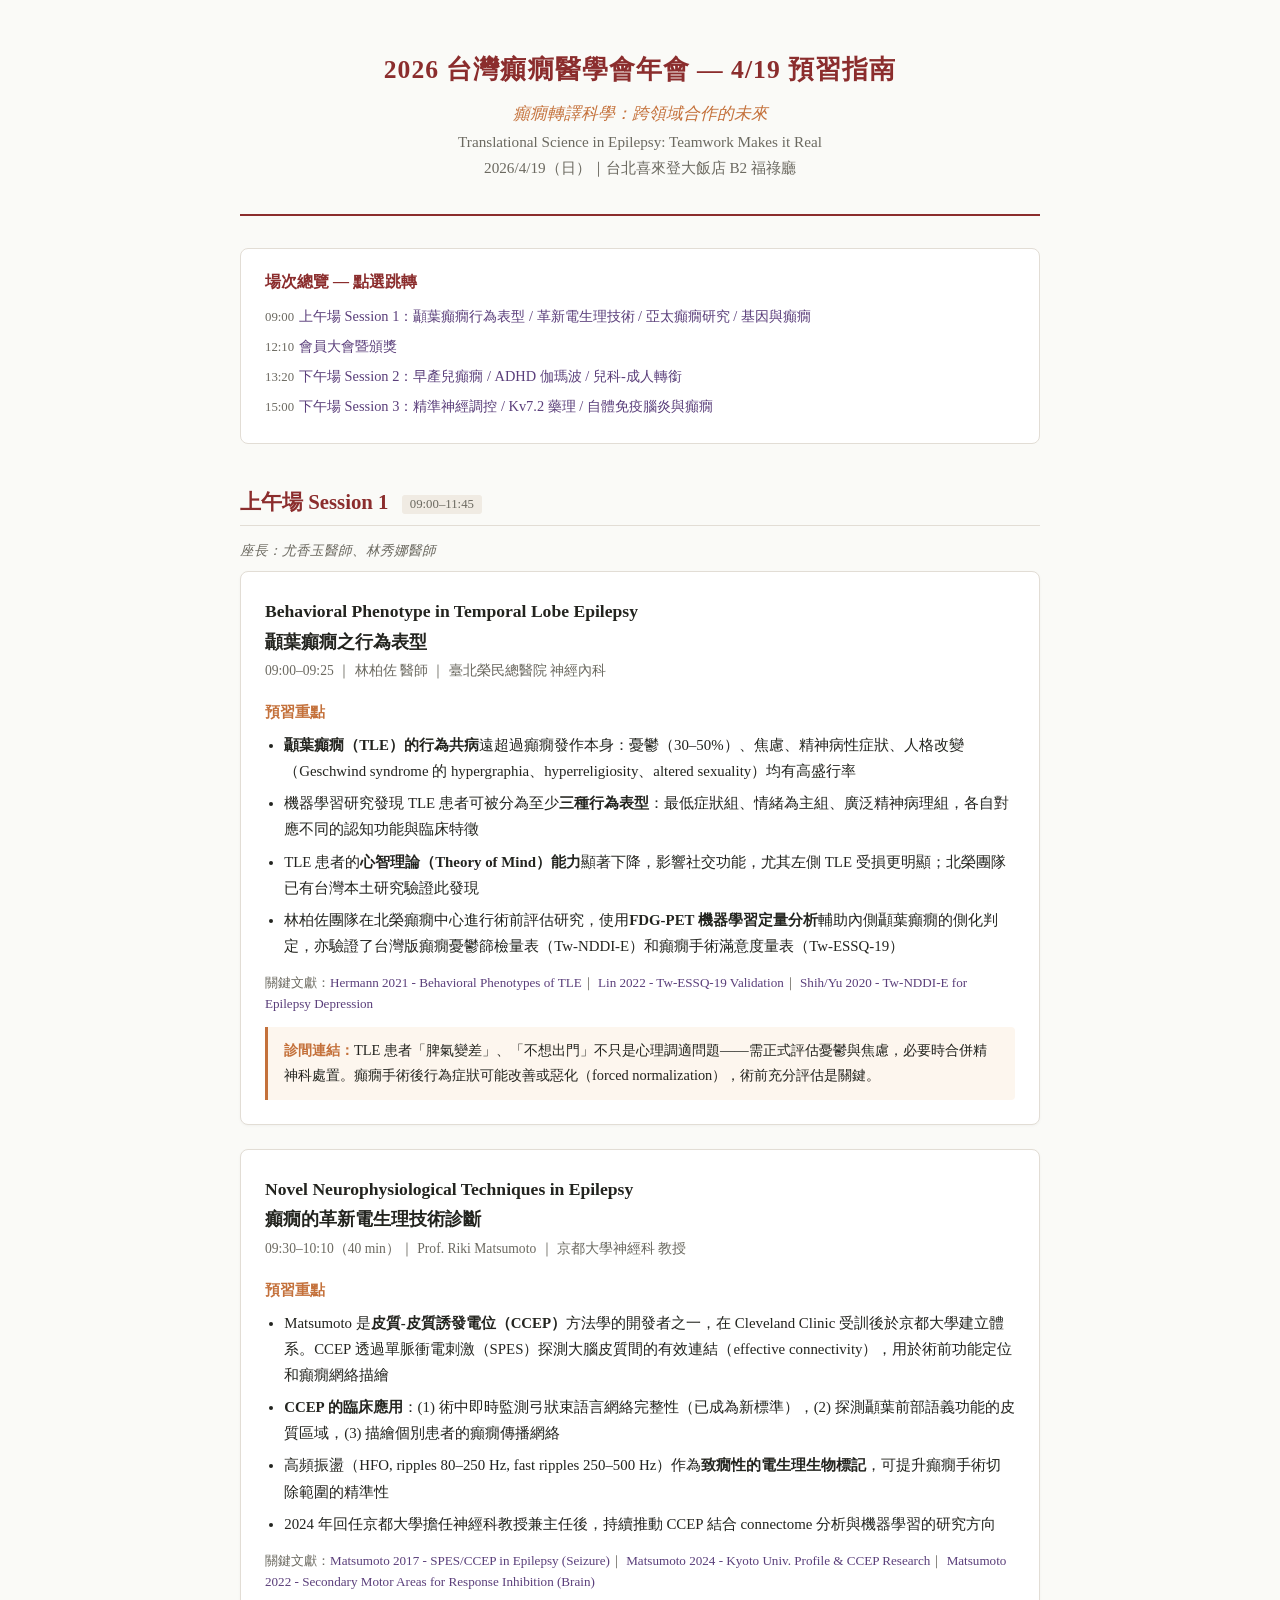
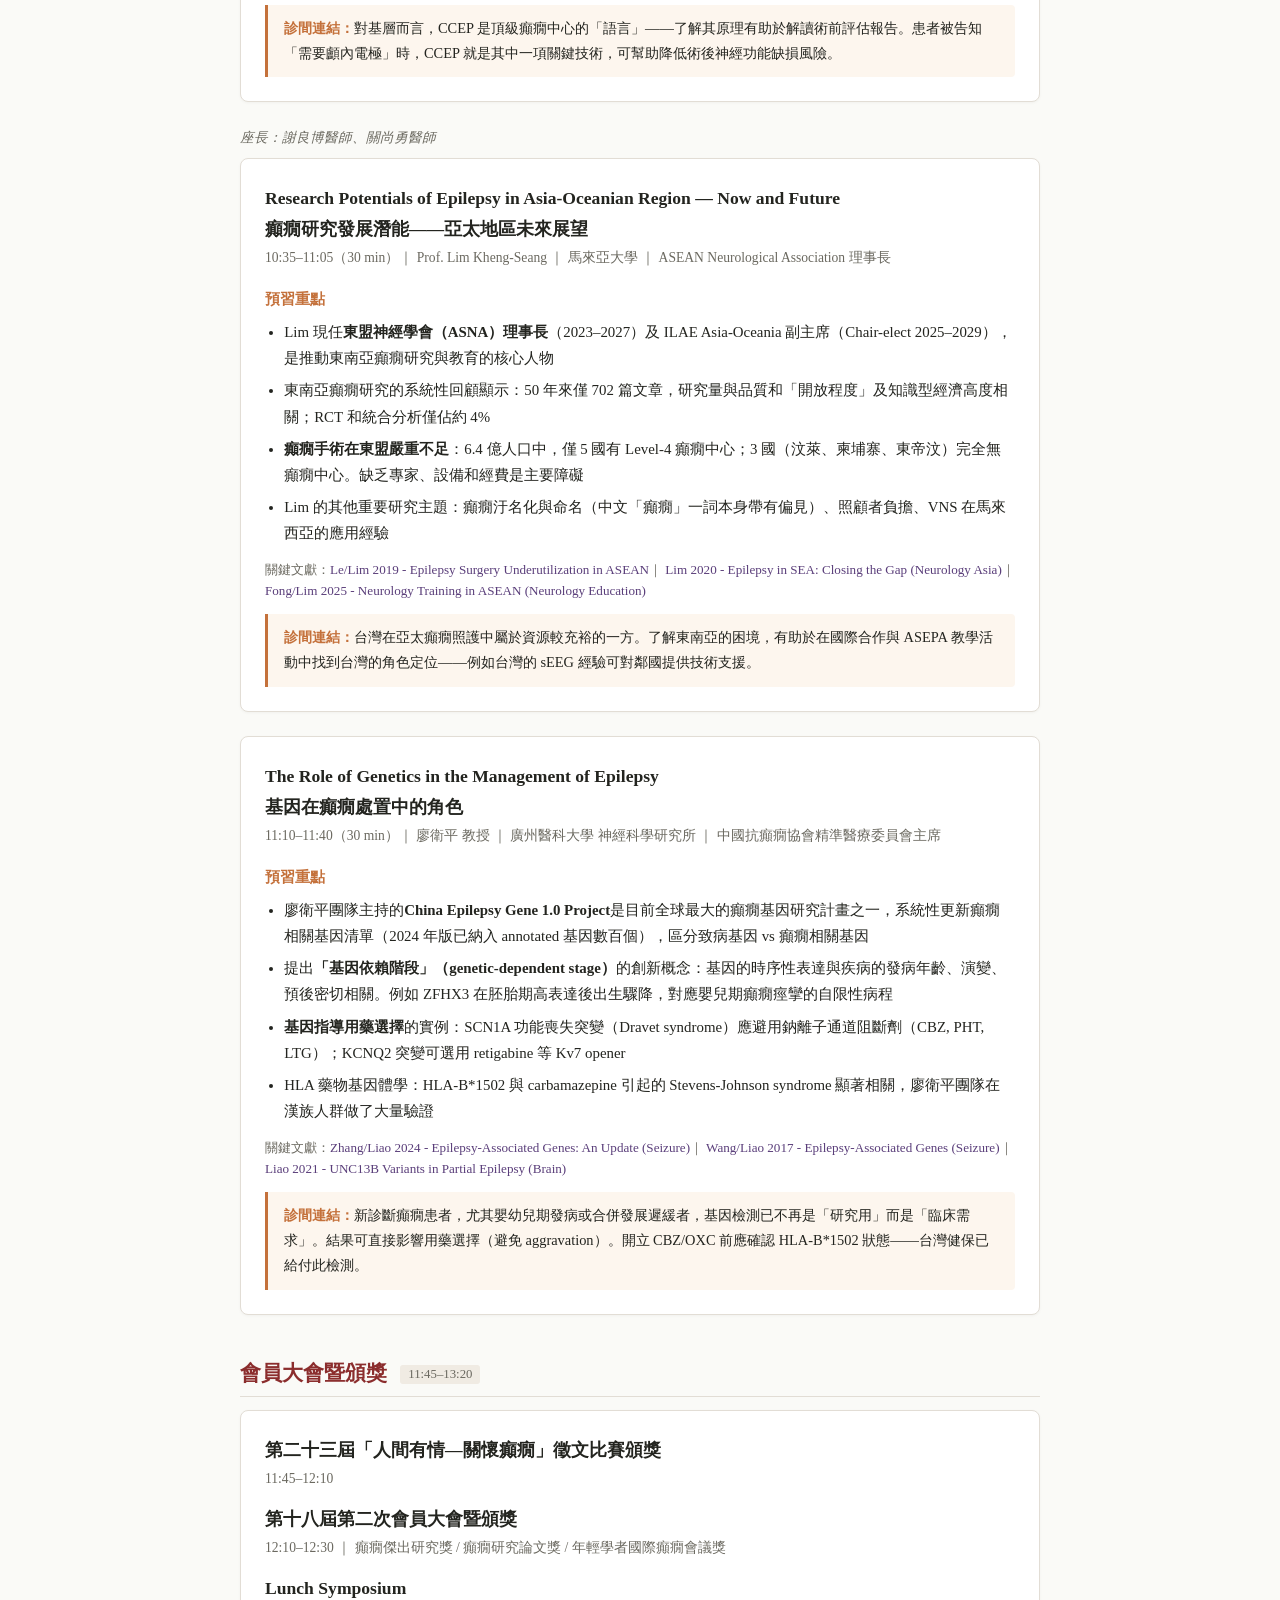
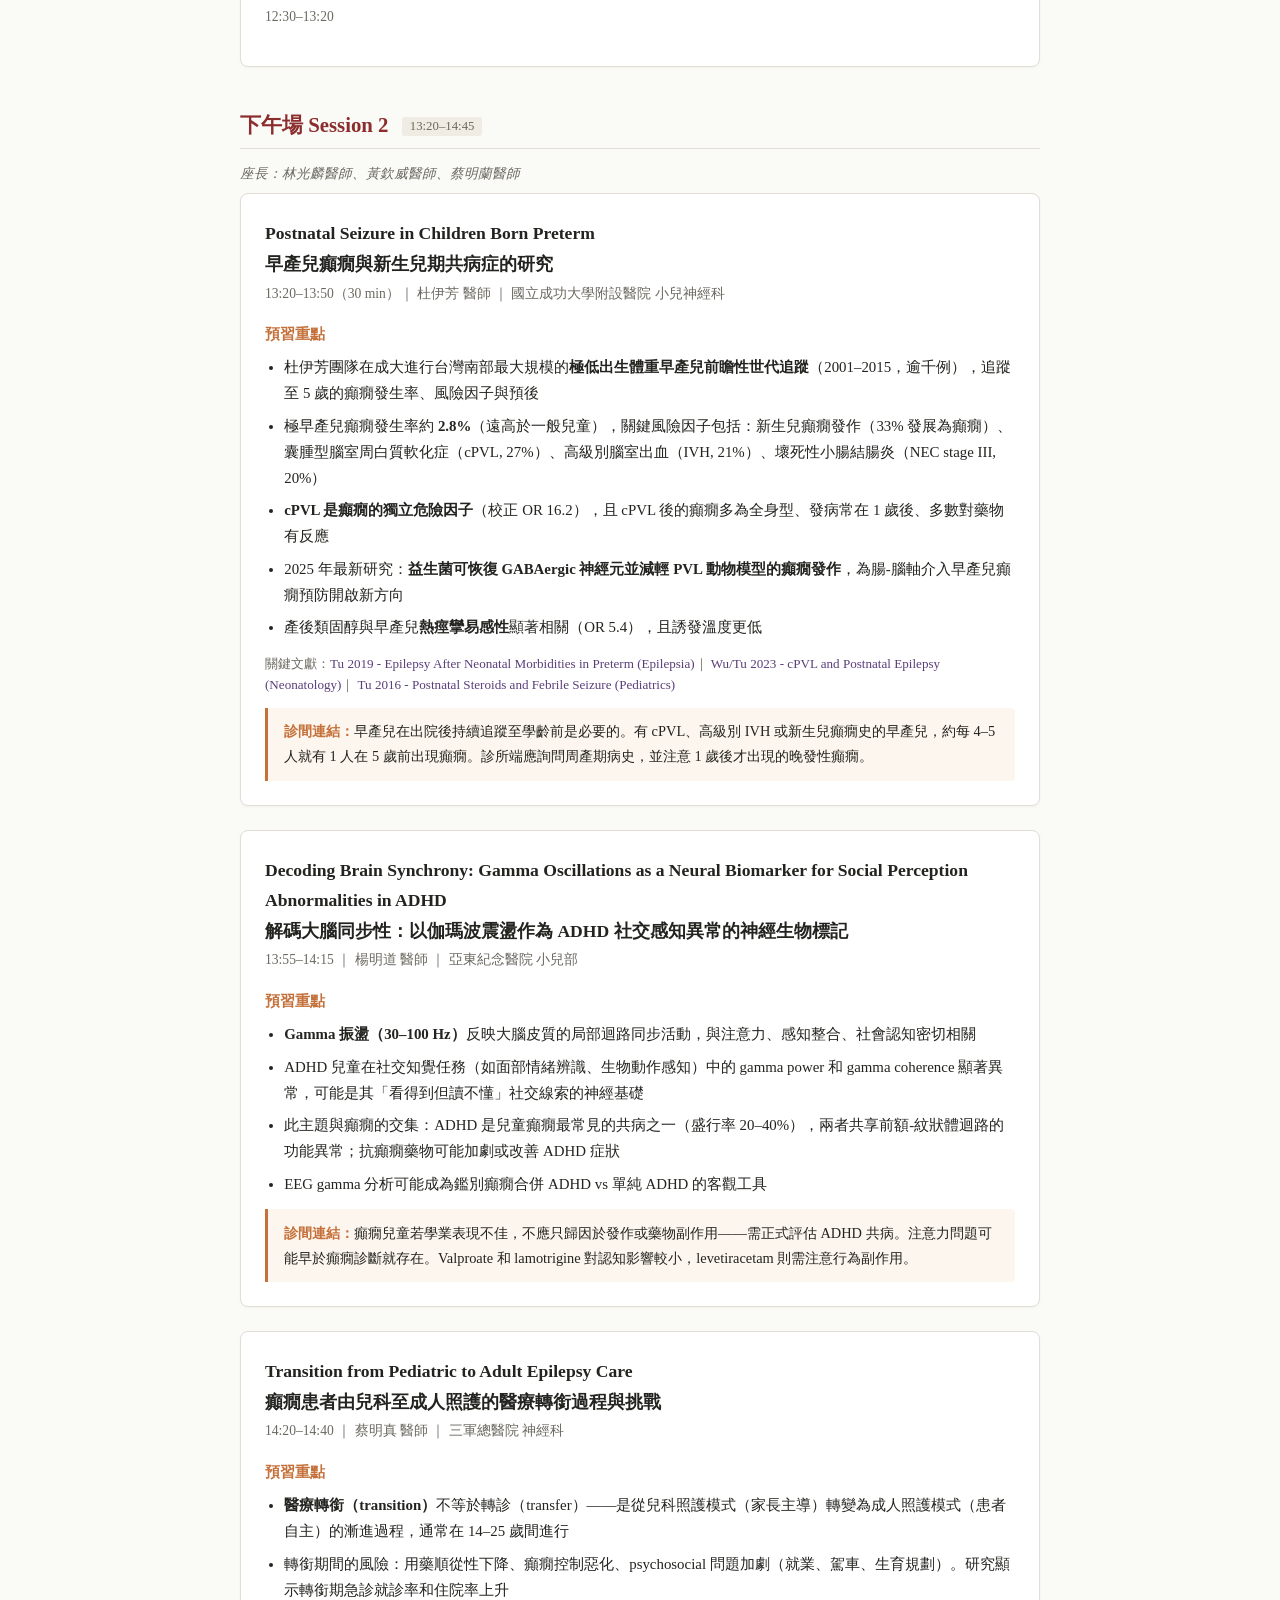
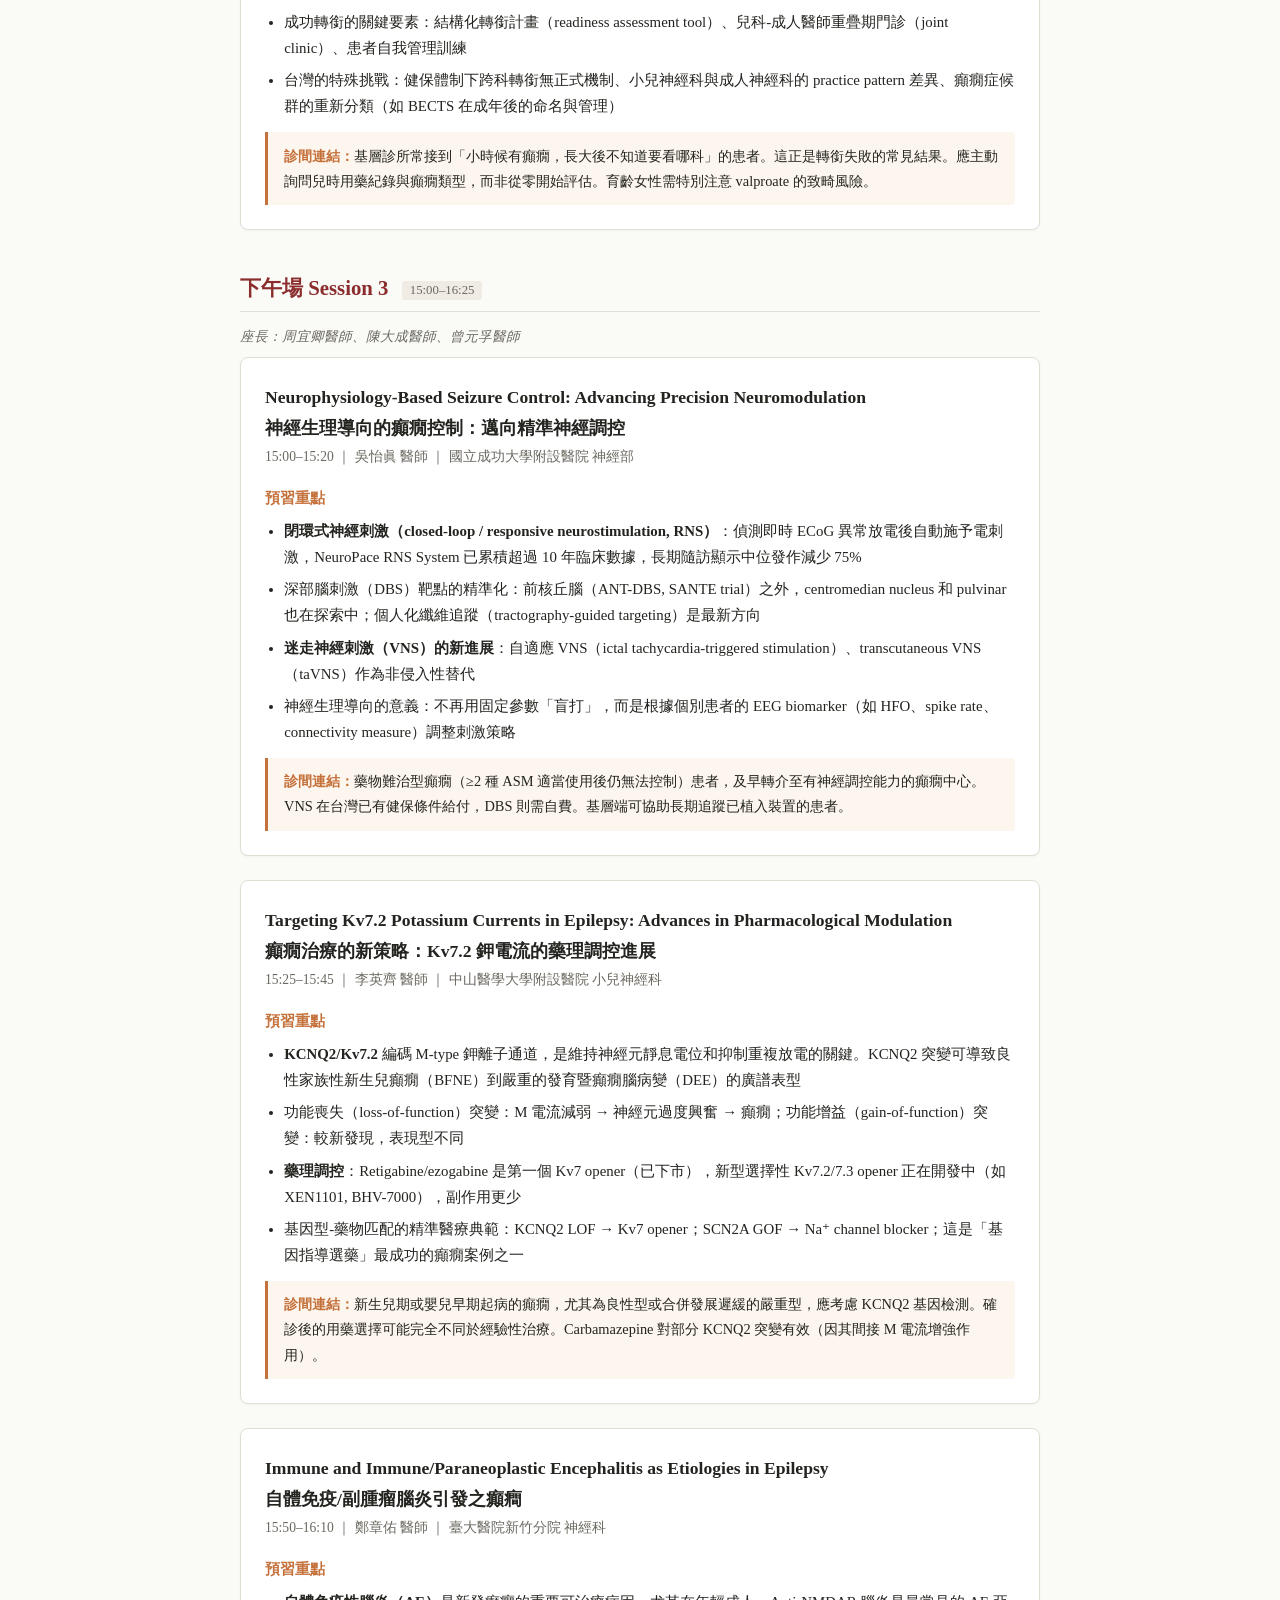
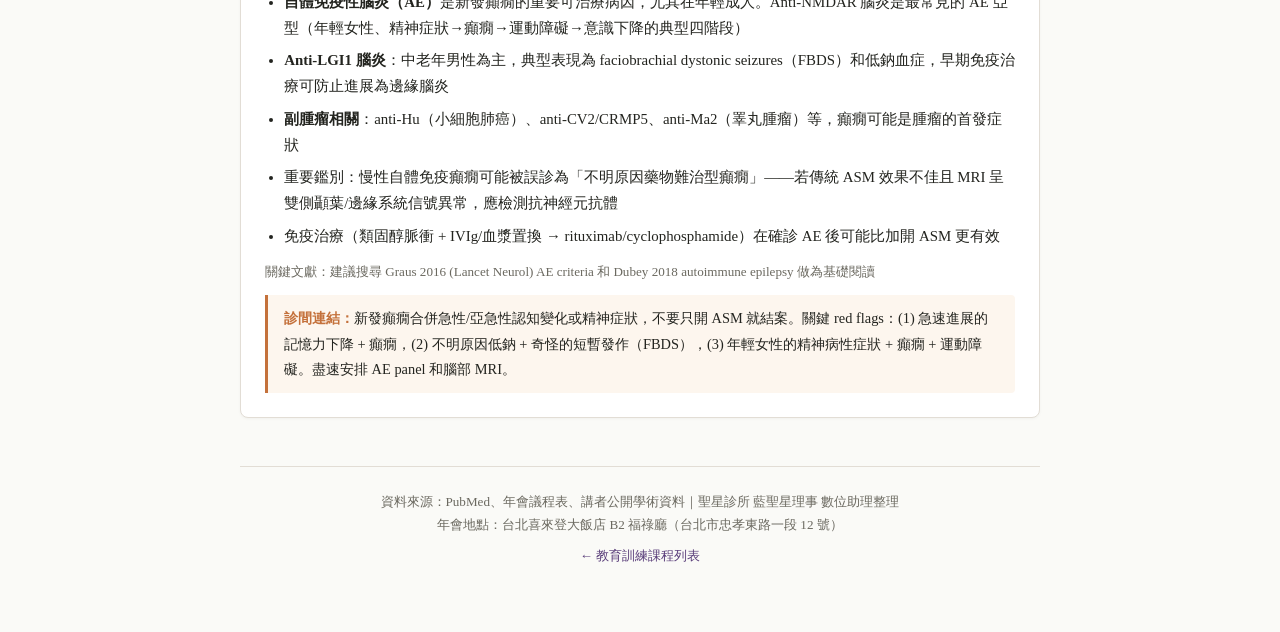
<file: epilepsy2026_day2.html>
<!DOCTYPE html>
<html lang="zh-Hant">
<head>
<meta charset="UTF-8">
<meta name="viewport" content="width=device-width, initial-scale=1.0">
<title>2026 台灣癲癇醫學會年會 — 4/19 預習指南</title>
<style>
  :root {
    --bg: #fafaf7;
    --text: #23241f;
    --accent: #8b2d2d;
    --accent2: #c4713b;
    --card-bg: #fff;
    --border: #e2ddd5;
    --muted: #6b6960;
    --link: #5a3e7a;
    --tag-bg: #f0ebe3;
  }
  * { margin:0; padding:0; box-sizing:border-box; }
  body {
    font-family: "Noto Serif TC", "Georgia", serif;
    background: var(--bg);
    color: var(--text);
    line-height: 1.75;
    padding: 0 1rem 4rem;
    max-width: 52rem;
    margin: 0 auto;
  }
  header {
    text-align: center;
    padding: 3rem 0 2rem;
    border-bottom: 2px solid var(--accent);
    margin-bottom: 2rem;
  }
  header h1 {
    font-size: 1.6rem;
    letter-spacing: 0.04em;
    color: var(--accent);
    margin-bottom: .4rem;
  }
  header p { font-size: .95rem; color: var(--muted); }
  header .subtitle {
    font-size: 1.05rem;
    color: var(--accent2);
    margin-top: .3rem;
    font-style: italic;
  }
  h2 {
    font-size: 1.3rem;
    color: var(--accent);
    margin: 2.5rem 0 .8rem;
    padding-bottom: .3rem;
    border-bottom: 1px solid var(--border);
  }
  h2 .time-badge {
    font-size: .8rem;
    background: var(--tag-bg);
    padding: .15rem .5rem;
    border-radius: 3px;
    color: var(--muted);
    font-weight: normal;
    vertical-align: middle;
    margin-left: .5rem;
  }
  .session-card {
    background: var(--card-bg);
    border: 1px solid var(--border);
    border-radius: 8px;
    padding: 1.5rem;
    margin-bottom: 1.5rem;
    box-shadow: 0 1px 3px rgba(0,0,0,.04);
  }
  .session-card h3 {
    font-size: 1.1rem;
    color: var(--text);
    margin-bottom: .1rem;
  }
  .session-card .meta {
    font-size: .85rem;
    color: var(--muted);
    margin-bottom: .8rem;
  }
  .session-card h4 {
    font-size: .95rem;
    color: var(--accent2);
    margin: 1rem 0 .4rem;
  }
  .session-card ul {
    padding-left: 1.2rem;
    margin-bottom: .8rem;
  }
  .session-card li {
    margin-bottom: .4rem;
    font-size: .93rem;
  }
  .refs {
    font-size: .82rem;
    line-height: 1.6;
    color: var(--muted);
    margin-top: .6rem;
  }
  .refs a { color: var(--link); text-decoration: none; }
  .refs a:hover { text-decoration: underline; }
  .clinic-box {
    background: #fdf6ee;
    border-left: 3px solid var(--accent2);
    padding: .7rem 1rem;
    margin-top: .8rem;
    font-size: .9rem;
    border-radius: 0 4px 4px 0;
  }
  .clinic-box strong { color: var(--accent2); }
  .toc { background: var(--card-bg); border:1px solid var(--border); border-radius:8px; padding:1.2rem 1.5rem; margin-bottom:2rem; }
  .toc h3 { font-size: 1rem; margin-bottom:.5rem; color: var(--accent); }
  .toc ul { list-style: none; padding:0; }
  .toc li { margin-bottom:.3rem; font-size:.9rem; }
  .toc a { color: var(--link); text-decoration:none; }
  .toc a:hover { text-decoration: underline; }
  .toc .toc-time { color: var(--muted); font-size:.8rem; margin-right:.3rem; }
  footer {
    text-align: center;
    margin-top: 3rem;
    padding-top: 1.5rem;
    border-top: 1px solid var(--border);
    font-size: .82rem;
    color: var(--muted);
  }
  footer a { color: var(--link); text-decoration:none; }
  .chair-line { font-size:.85rem; color:var(--muted); margin-bottom:.5rem; font-style:italic; }
</style>
</head>
<body>

<header>
  <h1>2026 台灣癲癇醫學會年會 — 4/19 預習指南</h1>
  <p class="subtitle">癲癇轉譯科學：跨領域合作的未來</p>
  <p>Translational Science in Epilepsy: Teamwork Makes it Real</p>
  <p>2026/4/19（日）｜台北喜來登大飯店 B2 福祿廳</p>
</header>

<nav class="toc">
  <h3>場次總覽 — 點選跳轉</h3>
  <ul>
    <li><span class="toc-time">09:00</span><a href="#morning1">上午場 Session 1：顳葉癲癇行為表型 / 革新電生理技術 / 亞太癲癇研究 / 基因與癲癇</a></li>
    <li><span class="toc-time">12:10</span><a href="#assembly">會員大會暨頒獎</a></li>
    <li><span class="toc-time">13:20</span><a href="#afternoon1">下午場 Session 2：早產兒癲癇 / ADHD 伽瑪波 / 兒科-成人轉銜</a></li>
    <li><span class="toc-time">15:00</span><a href="#afternoon2">下午場 Session 3：精準神經調控 / Kv7.2 藥理 / 自體免疫腦炎與癲癇</a></li>
  </ul>
</nav>

<!-- ===== Session 1 ===== -->
<h2 id="morning1">上午場 Session 1 <span class="time-badge">09:00–11:45</span></h2>

<p class="chair-line">座長：尤香玉醫師、林秀娜醫師</p>

<div class="session-card">
  <h3>Behavioral Phenotype in Temporal Lobe Epilepsy<br>顳葉癲癇之行為表型</h3>
  <div class="meta">09:00–09:25 ｜ 林柏佐 醫師 ｜ 臺北榮民總醫院 神經內科</div>

  <h4>預習重點</h4>
  <ul>
    <li><strong>顳葉癲癇（TLE）的行為共病</strong>遠超過癲癇發作本身：憂鬱（30–50%）、焦慮、精神病性症狀、人格改變（Geschwind syndrome 的 hypergraphia、hyperreligiosity、altered sexuality）均有高盛行率</li>
    <li>機器學習研究發現 TLE 患者可被分為至少<strong>三種行為表型</strong>：最低症狀組、情緒為主組、廣泛精神病理組，各自對應不同的認知功能與臨床特徵</li>
    <li>TLE 患者的<strong>心智理論（Theory of Mind）能力</strong>顯著下降，影響社交功能，尤其左側 TLE 受損更明顯；北榮團隊已有台灣本土研究驗證此發現</li>
    <li>林柏佐團隊在北榮癲癇中心進行術前評估研究，使用<strong>FDG-PET 機器學習定量分析</strong>輔助內側顳葉癲癇的側化判定，亦驗證了台灣版癲癇憂鬱篩檢量表（Tw-NDDI-E）和癲癇手術滿意度量表（Tw-ESSQ-19）</li>
  </ul>

  <div class="refs">
    關鍵文獻：<a href="https://pubmed.ncbi.nlm.nih.gov/34033251/" target="_blank">Hermann 2021 - Behavioral Phenotypes of TLE</a>｜
    <a href="https://pubmed.ncbi.nlm.nih.gov/35714564/" target="_blank">Lin 2022 - Tw-ESSQ-19 Validation</a>｜
    <a href="https://pubmed.ncbi.nlm.nih.gov/32745948/" target="_blank">Shih/Yu 2020 - Tw-NDDI-E for Epilepsy Depression</a>
  </div>

  <div class="clinic-box">
    <strong>診間連結：</strong>TLE 患者「脾氣變差」、「不想出門」不只是心理調適問題——需正式評估憂鬱與焦慮，必要時合併精神科處置。癲癇手術後行為症狀可能改善或惡化（forced normalization），術前充分評估是關鍵。
  </div>
</div>

<div class="session-card">
  <h3>Novel Neurophysiological Techniques in Epilepsy<br>癲癇的革新電生理技術診斷</h3>
  <div class="meta">09:30–10:10（40 min）｜ Prof. Riki Matsumoto ｜ 京都大學神經科 教授</div>

  <h4>預習重點</h4>
  <ul>
    <li>Matsumoto 是<strong>皮質-皮質誘發電位（CCEP）</strong>方法學的開發者之一，在 Cleveland Clinic 受訓後於京都大學建立體系。CCEP 透過單脈衝電刺激（SPES）探測大腦皮質間的有效連結（effective connectivity），用於術前功能定位和癲癇網絡描繪</li>
    <li><strong>CCEP 的臨床應用</strong>：(1) 術中即時監測弓狀束語言網絡完整性（已成為新標準），(2) 探測顳葉前部語義功能的皮質區域，(3) 描繪個別患者的癲癇傳播網絡</li>
    <li>高頻振盪（HFO, ripples 80–250 Hz, fast ripples 250–500 Hz）作為<strong>致癇性的電生理生物標記</strong>，可提升癲癇手術切除範圍的精準性</li>
    <li>2024 年回任京都大學擔任神經科教授兼主任後，持續推動 CCEP 結合 connectome 分析與機器學習的研究方向</li>
  </ul>

  <div class="refs">
    關鍵文獻：<a href="https://pubmed.ncbi.nlm.nih.gov/27888049/" target="_blank">Matsumoto 2017 - SPES/CCEP in Epilepsy (Seizure)</a>｜
    <a href="https://www.med.kyoto-u.ac.jp/en/news/5777" target="_blank">Matsumoto 2024 - Kyoto Univ. Profile & CCEP Research</a>｜
    <a href="https://pmc.ncbi.nlm.nih.gov/articles/PMC9380994/" target="_blank">Matsumoto 2022 - Secondary Motor Areas for Response Inhibition (Brain)</a>
  </div>

  <div class="clinic-box">
    <strong>診間連結：</strong>對基層而言，CCEP 是頂級癲癇中心的「語言」——了解其原理有助於解讀術前評估報告。患者被告知「需要顱內電極」時，CCEP 就是其中一項關鍵技術，可幫助降低術後神經功能缺損風險。
  </div>
</div>

<p class="chair-line" style="margin-top:1.5rem;">座長：謝良博醫師、關尚勇醫師</p>

<div class="session-card">
  <h3>Research Potentials of Epilepsy in Asia-Oceanian Region — Now and Future<br>癲癇研究發展潛能——亞太地區未來展望</h3>
  <div class="meta">10:35–11:05（30 min）｜ Prof. Lim Kheng-Seang ｜ 馬來亞大學 ｜ ASEAN Neurological Association 理事長</div>

  <h4>預習重點</h4>
  <ul>
    <li>Lim 現任<strong>東盟神經學會（ASNA）理事長</strong>（2023–2027）及 ILAE Asia-Oceania 副主席（Chair-elect 2025–2029），是推動東南亞癲癇研究與教育的核心人物</li>
    <li>東南亞癲癇研究的系統性回顧顯示：50 年來僅 702 篇文章，研究量與品質和「開放程度」及知識型經濟高度相關；RCT 和統合分析僅佔約 4%</li>
    <li><strong>癲癇手術在東盟嚴重不足</strong>：6.4 億人口中，僅 5 國有 Level-4 癲癇中心；3 國（汶萊、柬埔寨、東帝汶）完全無癲癇中心。缺乏專家、設備和經費是主要障礙</li>
    <li>Lim 的其他重要研究主題：癲癇汙名化與命名（中文「癲癇」一詞本身帶有偏見）、照顧者負擔、VNS 在馬來西亞的應用經驗</li>
  </ul>

  <div class="refs">
    關鍵文獻：<a href="https://pubmed.ncbi.nlm.nih.gov/30952566/" target="_blank">Le/Lim 2019 - Epilepsy Surgery Underutilization in ASEAN</a>｜
    <a href="https://www.neurology-asia.org/articles/neuroasia-2020-25(4)-425.pdf" target="_blank">Lim 2020 - Epilepsy in SEA: Closing the Gap (Neurology Asia)</a>｜
    <a href="https://pubmed.ncbi.nlm.nih.gov/40099827/" target="_blank">Fong/Lim 2025 - Neurology Training in ASEAN (Neurology Education)</a>
  </div>

  <div class="clinic-box">
    <strong>診間連結：</strong>台灣在亞太癲癇照護中屬於資源較充裕的一方。了解東南亞的困境，有助於在國際合作與 ASEPA 教學活動中找到台灣的角色定位——例如台灣的 sEEG 經驗可對鄰國提供技術支援。
  </div>
</div>

<div class="session-card">
  <h3>The Role of Genetics in the Management of Epilepsy<br>基因在癲癇處置中的角色</h3>
  <div class="meta">11:10–11:40（30 min）｜ 廖衛平 教授 ｜ 廣州醫科大學 神經科學研究所 ｜ 中國抗癲癇協會精準醫療委員會主席</div>

  <h4>預習重點</h4>
  <ul>
    <li>廖衛平團隊主持的<strong>China Epilepsy Gene 1.0 Project</strong>是目前全球最大的癲癇基因研究計畫之一，系統性更新癲癇相關基因清單（2024 年版已納入 annotated 基因數百個），區分致病基因 vs 癲癇相關基因</li>
    <li>提出<strong>「基因依賴階段」（genetic-dependent stage）</strong>的創新概念：基因的時序性表達與疾病的發病年齡、演變、預後密切相關。例如 ZFHX3 在胚胎期高表達後出生驟降，對應嬰兒期癲癇痙攣的自限性病程</li>
    <li><strong>基因指導用藥選擇</strong>的實例：SCN1A 功能喪失突變（Dravet syndrome）應避用鈉離子通道阻斷劑（CBZ, PHT, LTG）；KCNQ2 突變可選用 retigabine 等 Kv7 opener</li>
    <li>HLA 藥物基因體學：HLA-B*1502 與 carbamazepine 引起的 Stevens-Johnson syndrome 顯著相關，廖衛平團隊在漢族人群做了大量驗證</li>
  </ul>

  <div class="refs">
    關鍵文獻：<a href="https://pubmed.ncbi.nlm.nih.gov/37777370/" target="_blank">Zhang/Liao 2024 - Epilepsy-Associated Genes: An Update (Seizure)</a>｜
    <a href="https://pubmed.ncbi.nlm.nih.gov/28007376/" target="_blank">Wang/Liao 2017 - Epilepsy-Associated Genes (Seizure)</a>｜
    <a href="https://pubmed.ncbi.nlm.nih.gov/33851895/" target="_blank">Liao 2021 - UNC13B Variants in Partial Epilepsy (Brain)</a>
  </div>

  <div class="clinic-box">
    <strong>診間連結：</strong>新診斷癲癇患者，尤其嬰幼兒期發病或合併發展遲緩者，基因檢測已不再是「研究用」而是「臨床需求」。結果可直接影響用藥選擇（避免 aggravation）。開立 CBZ/OXC 前應確認 HLA-B*1502 狀態——台灣健保已給付此檢測。
  </div>
</div>

<!-- ===== Assembly ===== -->
<h2 id="assembly">會員大會暨頒獎 <span class="time-badge">11:45–13:20</span></h2>
<div class="session-card">
  <h3>第二十三屆「人間有情—關懷癲癇」徵文比賽頒獎</h3>
  <div class="meta">11:45–12:10</div>
  <h3 style="margin-top:.6rem;">第十八屆第二次會員大會暨頒獎</h3>
  <div class="meta">12:10–12:30 ｜ 癲癇傑出研究獎 / 癲癇研究論文獎 / 年輕學者國際癲癇會議獎</div>
  <h3 style="margin-top:.6rem;">Lunch Symposium</h3>
  <div class="meta">12:30–13:20</div>
</div>

<!-- ===== Session 2 ===== -->
<h2 id="afternoon1">下午場 Session 2 <span class="time-badge">13:20–14:45</span></h2>

<p class="chair-line">座長：林光麟醫師、黃欽威醫師、蔡明蘭醫師</p>

<div class="session-card">
  <h3>Postnatal Seizure in Children Born Preterm<br>早產兒癲癇與新生兒期共病症的研究</h3>
  <div class="meta">13:20–13:50（30 min）｜ 杜伊芳 醫師 ｜ 國立成功大學附設醫院 小兒神經科</div>

  <h4>預習重點</h4>
  <ul>
    <li>杜伊芳團隊在成大進行台灣南部最大規模的<strong>極低出生體重早產兒前瞻性世代追蹤</strong>（2001–2015，逾千例），追蹤至 5 歲的癲癇發生率、風險因子與預後</li>
    <li>極早產兒癲癇發生率約 <strong>2.8%</strong>（遠高於一般兒童），關鍵風險因子包括：新生兒癲癇發作（33% 發展為癲癇）、囊腫型腦室周白質軟化症（cPVL, 27%）、高級別腦室出血（IVH, 21%）、壞死性小腸結腸炎（NEC stage III, 20%）</li>
    <li><strong>cPVL 是癲癇的獨立危險因子</strong>（校正 OR 16.2），且 cPVL 後的癲癇多為全身型、發病常在 1 歲後、多數對藥物有反應</li>
    <li>2025 年最新研究：<strong>益生菌可恢復 GABAergic 神經元並減輕 PVL 動物模型的癲癇發作</strong>，為腸-腦軸介入早產兒癲癇預防開啟新方向</li>
    <li>產後類固醇與早產兒<strong>熱痙攣易感性</strong>顯著相關（OR 5.4），且誘發溫度更低</li>
  </ul>

  <div class="refs">
    關鍵文獻：<a href="https://pubmed.ncbi.nlm.nih.gov/31541464/" target="_blank">Tu 2019 - Epilepsy After Neonatal Morbidities in Preterm (Epilepsia)</a>｜
    <a href="https://pubmed.ncbi.nlm.nih.gov/36882068/" target="_blank">Wu/Tu 2023 - cPVL and Postnatal Epilepsy (Neonatology)</a>｜
    <a href="https://pubmed.ncbi.nlm.nih.gov/27012746/" target="_blank">Tu 2016 - Postnatal Steroids and Febrile Seizure (Pediatrics)</a>
  </div>

  <div class="clinic-box">
    <strong>診間連結：</strong>早產兒在出院後持續追蹤至學齡前是必要的。有 cPVL、高級別 IVH 或新生兒癲癇史的早產兒，約每 4–5 人就有 1 人在 5 歲前出現癲癇。診所端應詢問周產期病史，並注意 1 歲後才出現的晚發性癲癇。
  </div>
</div>

<div class="session-card">
  <h3>Decoding Brain Synchrony: Gamma Oscillations as a Neural Biomarker for Social Perception Abnormalities in ADHD<br>解碼大腦同步性：以伽瑪波震盪作為 ADHD 社交感知異常的神經生物標記</h3>
  <div class="meta">13:55–14:15 ｜ 楊明道 醫師 ｜ 亞東紀念醫院 小兒部</div>

  <h4>預習重點</h4>
  <ul>
    <li><strong>Gamma 振盪（30–100 Hz）</strong>反映大腦皮質的局部迴路同步活動，與注意力、感知整合、社會認知密切相關</li>
    <li>ADHD 兒童在社交知覺任務（如面部情緒辨識、生物動作感知）中的 gamma power 和 gamma coherence 顯著異常，可能是其「看得到但讀不懂」社交線索的神經基礎</li>
    <li>此主題與癲癇的交集：ADHD 是兒童癲癇最常見的共病之一（盛行率 20–40%），兩者共享前額-紋狀體迴路的功能異常；抗癲癇藥物可能加劇或改善 ADHD 症狀</li>
    <li>EEG gamma 分析可能成為鑑別癲癇合併 ADHD vs 單純 ADHD 的客觀工具</li>
  </ul>

  <div class="clinic-box">
    <strong>診間連結：</strong>癲癇兒童若學業表現不佳，不應只歸因於發作或藥物副作用——需正式評估 ADHD 共病。注意力問題可能早於癲癇診斷就存在。Valproate 和 lamotrigine 對認知影響較小，levetiracetam 則需注意行為副作用。
  </div>
</div>

<div class="session-card">
  <h3>Transition from Pediatric to Adult Epilepsy Care<br>癲癇患者由兒科至成人照護的醫療轉銜過程與挑戰</h3>
  <div class="meta">14:20–14:40 ｜ 蔡明真 醫師 ｜ 三軍總醫院 神經科</div>

  <h4>預習重點</h4>
  <ul>
    <li><strong>醫療轉銜（transition）</strong>不等於轉診（transfer）——是從兒科照護模式（家長主導）轉變為成人照護模式（患者自主）的漸進過程，通常在 14–25 歲間進行</li>
    <li>轉銜期間的風險：用藥順從性下降、癲癇控制惡化、psychosocial 問題加劇（就業、駕車、生育規劃）。研究顯示轉銜期急診就診率和住院率上升</li>
    <li>成功轉銜的關鍵要素：結構化轉銜計畫（readiness assessment tool）、兒科-成人醫師重疊期門診（joint clinic）、患者自我管理訓練</li>
    <li>台灣的特殊挑戰：健保體制下跨科轉銜無正式機制、小兒神經科與成人神經科的 practice pattern 差異、癲癇症候群的重新分類（如 BECTS 在成年後的命名與管理）</li>
  </ul>

  <div class="clinic-box">
    <strong>診間連結：</strong>基層診所常接到「小時候有癲癇，長大後不知道要看哪科」的患者。這正是轉銜失敗的常見結果。應主動詢問兒時用藥紀錄與癲癇類型，而非從零開始評估。育齡女性需特別注意 valproate 的致畸風險。
  </div>
</div>

<!-- ===== Session 3 ===== -->
<h2 id="afternoon2">下午場 Session 3 <span class="time-badge">15:00–16:25</span></h2>

<p class="chair-line">座長：周宜卿醫師、陳大成醫師、曾元孚醫師</p>

<div class="session-card">
  <h3>Neurophysiology-Based Seizure Control: Advancing Precision Neuromodulation<br>神經生理導向的癲癇控制：邁向精準神經調控</h3>
  <div class="meta">15:00–15:20 ｜ 吳怡眞 醫師 ｜ 國立成功大學附設醫院 神經部</div>

  <h4>預習重點</h4>
  <ul>
    <li><strong>閉環式神經刺激（closed-loop / responsive neurostimulation, RNS）</strong>：偵測即時 ECoG 異常放電後自動施予電刺激，NeuroPace RNS System 已累積超過 10 年臨床數據，長期隨訪顯示中位發作減少 75%</li>
    <li>深部腦刺激（DBS）靶點的精準化：前核丘腦（ANT-DBS, SANTE trial）之外，centromedian nucleus 和 pulvinar 也在探索中；個人化纖維追蹤（tractography-guided targeting）是最新方向</li>
    <li><strong>迷走神經刺激（VNS）的新進展</strong>：自適應 VNS（ictal tachycardia-triggered stimulation）、transcutaneous VNS（taVNS）作為非侵入性替代</li>
    <li>神經生理導向的意義：不再用固定參數「盲打」，而是根據個別患者的 EEG biomarker（如 HFO、spike rate、connectivity measure）調整刺激策略</li>
  </ul>

  <div class="clinic-box">
    <strong>診間連結：</strong>藥物難治型癲癇（≥2 種 ASM 適當使用後仍無法控制）患者，及早轉介至有神經調控能力的癲癇中心。VNS 在台灣已有健保條件給付，DBS 則需自費。基層端可協助長期追蹤已植入裝置的患者。
  </div>
</div>

<div class="session-card">
  <h3>Targeting Kv7.2 Potassium Currents in Epilepsy: Advances in Pharmacological Modulation<br>癲癇治療的新策略：Kv7.2 鉀電流的藥理調控進展</h3>
  <div class="meta">15:25–15:45 ｜ 李英齊 醫師 ｜ 中山醫學大學附設醫院 小兒神經科</div>

  <h4>預習重點</h4>
  <ul>
    <li><strong>KCNQ2/Kv7.2</strong> 編碼 M-type 鉀離子通道，是維持神經元靜息電位和抑制重複放電的關鍵。KCNQ2 突變可導致良性家族性新生兒癲癇（BFNE）到嚴重的發育暨癲癇腦病變（DEE）的廣譜表型</li>
    <li>功能喪失（loss-of-function）突變：M 電流減弱 → 神經元過度興奮 → 癲癇；功能增益（gain-of-function）突變：較新發現，表現型不同</li>
    <li><strong>藥理調控</strong>：Retigabine/ezogabine 是第一個 Kv7 opener（已下市），新型選擇性 Kv7.2/7.3 opener 正在開發中（如 XEN1101, BHV-7000），副作用更少</li>
    <li>基因型-藥物匹配的精準醫療典範：KCNQ2 LOF → Kv7 opener；SCN2A GOF → Na⁺ channel blocker；這是「基因指導選藥」最成功的癲癇案例之一</li>
  </ul>

  <div class="clinic-box">
    <strong>診間連結：</strong>新生兒期或嬰兒早期起病的癲癇，尤其為良性型或合併發展遲緩的嚴重型，應考慮 KCNQ2 基因檢測。確診後的用藥選擇可能完全不同於經驗性治療。Carbamazepine 對部分 KCNQ2 突變有效（因其間接 M 電流增強作用）。
  </div>
</div>

<div class="session-card">
  <h3>Immune and Immune/Paraneoplastic Encephalitis as Etiologies in Epilepsy<br>自體免疫/副腫瘤腦炎引發之癲癎</h3>
  <div class="meta">15:50–16:10 ｜ 鄭章佑 醫師 ｜ 臺大醫院新竹分院 神經科</div>

  <h4>預習重點</h4>
  <ul>
    <li><strong>自體免疫性腦炎（AE）</strong>是新發癲癇的重要可治療病因，尤其在年輕成人。Anti-NMDAR 腦炎是最常見的 AE 亞型（年輕女性、精神症狀→癲癇→運動障礙→意識下降的典型四階段）</li>
    <li><strong>Anti-LGI1 腦炎</strong>：中老年男性為主，典型表現為 faciobrachial dystonic seizures（FBDS）和低鈉血症，早期免疫治療可防止進展為邊緣腦炎</li>
    <li><strong>副腫瘤相關</strong>：anti-Hu（小細胞肺癌）、anti-CV2/CRMP5、anti-Ma2（睪丸腫瘤）等，癲癇可能是腫瘤的首發症狀</li>
    <li>重要鑑別：慢性自體免疫癲癇可能被誤診為「不明原因藥物難治型癲癇」——若傳統 ASM 效果不佳且 MRI 呈雙側顳葉/邊緣系統信號異常，應檢測抗神經元抗體</li>
    <li>免疫治療（類固醇脈衝 + IVIg/血漿置換 → rituximab/cyclophosphamide）在確診 AE 後可能比加開 ASM 更有效</li>
  </ul>

  <div class="refs">
    關鍵文獻：建議搜尋 Graus 2016 (Lancet Neurol) AE criteria 和 Dubey 2018 autoimmune epilepsy 做為基礎閱讀
  </div>

  <div class="clinic-box">
    <strong>診間連結：</strong>新發癲癇合併急性/亞急性認知變化或精神症狀，不要只開 ASM 就結案。關鍵 red flags：(1) 急速進展的記憶力下降 + 癲癇，(2) 不明原因低鈉 + 奇怪的短暫發作（FBDS），(3) 年輕女性的精神病性症狀 + 癲癇 + 運動障礙。盡速安排 AE panel 和腦部 MRI。
  </div>
</div>

<footer>
  <p>資料來源：PubMed、年會議程表、講者公開學術資料｜聖星診所 藍聖星理事 數位助理整理</p>
  <p>年會地點：台北喜來登大飯店 B2 福祿廳（台北市忠孝東路一段 12 號）</p>
  <p style="margin-top:.5rem;"><a href="https://tlan1012.github.io/Taiwan_Neurology/index.html">← 教育訓練課程列表</a></p>
</footer>

</body>
</html>
</file>
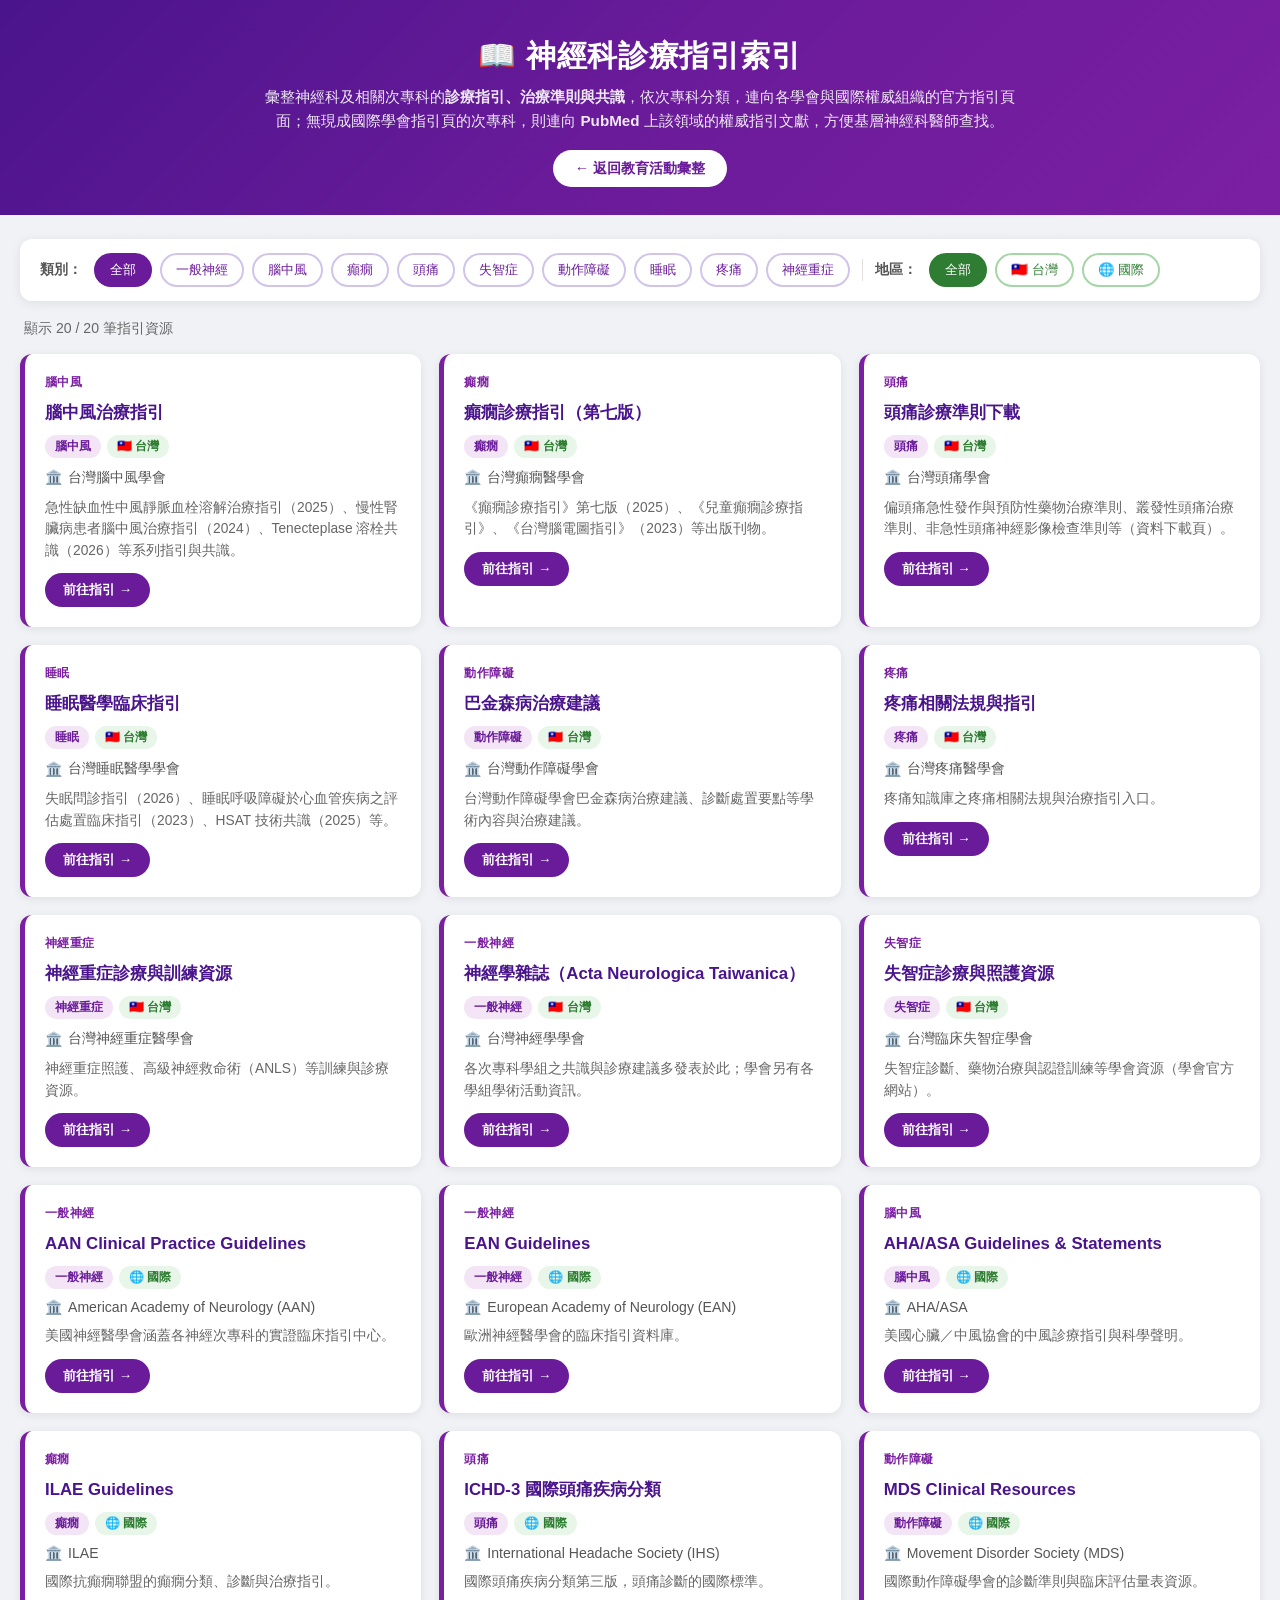
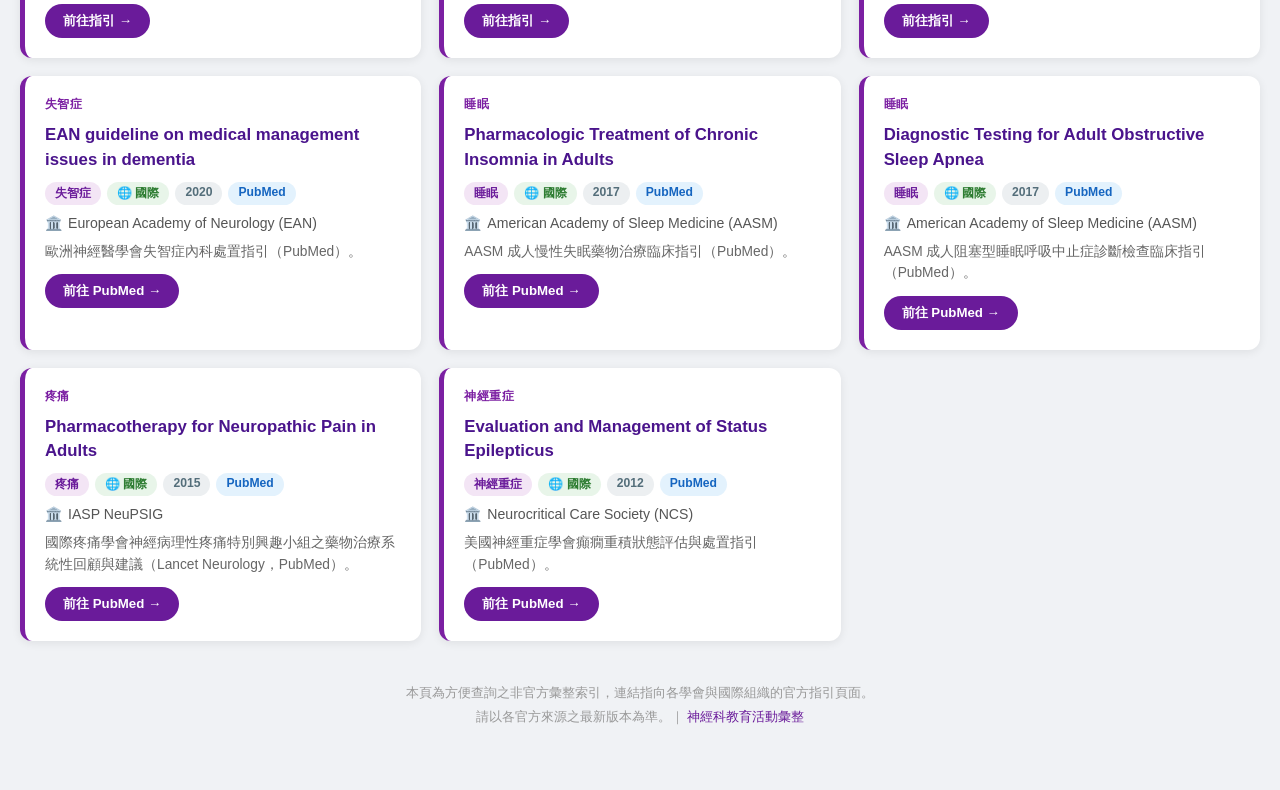
<file: guidelines.html>
<!DOCTYPE html>
<html lang="zh-TW">
<head>
  <meta charset="UTF-8">
  <meta name="viewport" content="width=device-width, initial-scale=1.0">
  <title>神經科診療指引索引</title>
  <style>
    *, *::before, *::after { box-sizing: border-box; margin: 0; padding: 0; }
    body {
      font-family: 'Segoe UI', 'PingFang TC', 'Noto Sans TC', sans-serif;
      background: #f0f2f5; color: #222; min-height: 100vh;
    }
    header {
      background: linear-gradient(135deg, #4a148c 0%, #6a1b9a 50%, #7b1fa2 100%);
      color: #fff; padding: 36px 24px 28px; text-align: center;
    }
    header h1 { font-size: 1.9em; font-weight: 700; margin-bottom: 8px; letter-spacing: .02em; }
    header p  { font-size: .95em; opacity: .9; max-width: 760px; margin: 0 auto; line-height: 1.6; }
    .header-nav { margin-top: 16px; }
    .header-nav a {
      display: inline-flex; align-items: center; gap: 6px;
      background: #fff; color: #6a1b9a; text-decoration: none;
      padding: 9px 22px; border-radius: 30px; font-size: .9em; font-weight: 700;
      transition: transform .2s, box-shadow .2s;
    }
    .header-nav a:hover { transform: translateY(-2px); box-shadow: 0 6px 18px rgba(0,0,0,.25); }
    .container { max-width: 1280px; margin: 0 auto; padding: 24px 20px 60px; }
    .pills-bar {
      background: #fff; border-radius: 12px; box-shadow: 0 2px 12px rgba(0,0,0,.08);
      padding: 14px 20px; margin-bottom: 18px;
      display: flex; flex-wrap: wrap; gap: 8px; align-items: center;
    }
    .pill-label { font-size: .85em; color: #555; font-weight: 600; margin-right: 4px; white-space: nowrap; }
    .pill-divider { width: 1px; height: 22px; background: #e0e0e0; margin: 0 4px; }
    .pill {
      padding: 6px 14px; border: 2px solid #d1c4e9; background: #fff;
      color: #6a1b9a; border-radius: 20px; font-size: .83em; cursor: pointer;
      transition: all .2s; white-space: nowrap;
    }
    .pill:hover  { background: #f3e5f5; }
    .pill.active { background: #6a1b9a; color: #fff; border-color: #6a1b9a; }
    .pill.region { border-color: #a5d6a7; color: #2e7d32; }
    .pill.region:hover  { background: #e8f5e9; }
    .pill.region.active { background: #2e7d32; color: #fff; border-color: #2e7d32; }
    .stats { font-size: .88em; color: #666; margin-bottom: 16px; padding: 0 4px; }
    .grid { display: grid; grid-template-columns: repeat(auto-fill, minmax(340px, 1fr)); gap: 18px; }
    .card {
      background: #fff; border-radius: 12px; padding: 20px;
      box-shadow: 0 2px 10px rgba(0,0,0,.08); border-left: 5px solid #7b1fa2;
      transition: transform .25s, box-shadow .25s;
      display: flex; flex-direction: column; gap: 10px;
    }
    .card:hover { transform: translateY(-4px); box-shadow: 0 8px 24px rgba(0,0,0,.13); }
    .card-cat-title { font-size: .78em; color: #7b1fa2; font-weight: 700; letter-spacing: .04em; }
    .card-title { font-size: 1.05em; font-weight: 700; color: #4a148c; line-height: 1.45; }
    .card-org { font-size: .88em; color: #555; display: flex; align-items: center; gap: 5px; }
    .card-org::before { content: "🏛️"; flex-shrink: 0; }
    .card-tags { display: flex; flex-wrap: wrap; gap: 6px; }
    .tag { padding: 3px 10px; border-radius: 12px; font-size: .76em; font-weight: 600; white-space: nowrap; }
    .tag-cat    { background: #f3e5f5; color: #6a1b9a; }
    .tag-region { background: #e8f5e9; color: #2e7d32; }
    .tag-year   { background: #eceff1; color: #546e7a; }
    .tag-pubmed { background: #e3f2fd; color: #1565c0; }
    .card-desc { font-size: .86em; color: #666; line-height: 1.55; }
    .card-link {
      display: inline-flex; align-items: center; gap: 5px; margin-top: 2px; padding: 8px 18px;
      background: #6a1b9a; color: #fff; text-decoration: none;
      border-radius: 20px; font-size: .83em; font-weight: 600; align-self: flex-start;
      transition: background .2s;
    }
    .card-link:hover { background: #4a148c; }
    .no-results { grid-column: 1/-1; text-align: center; padding: 60px 20px; color: #999; font-size: 1.1em; }
    footer { text-align: center; margin-top: 40px; font-size: .8em; color: #999; line-height: 1.9; }
    footer a { color: #6a1b9a; text-decoration: none; }
    @media (max-width: 600px) {
      header h1 { font-size: 1.4em; }
      .grid { grid-template-columns: 1fr; }
    }
  </style>
</head>
<body>
<header>
  <h1>📖 神經科診療指引索引</h1>
  <p>彙整神經科及相關次專科的<strong>診療指引、治療準則與共識</strong>，依次專科分類，連向各學會與國際權威組織的官方指引頁面；無現成國際學會指引頁的次專科，則連向 <strong>PubMed</strong> 上該領域的權威指引文獻，方便基層神經科醫師查找。</p>
  <div class="header-nav"><a href="index.html">← 返回教育活動彙整</a></div>
</header>

<div class="container">
  <div class="pills-bar">
    <span class="pill-label">類別：</span>
    <button class="pill active" data-cat="all">全部</button>
    <button class="pill" data-cat="neuro">一般神經</button>
    <button class="pill" data-cat="stroke">腦中風</button>
    <button class="pill" data-cat="epilepsy">癲癇</button>
    <button class="pill" data-cat="headache">頭痛</button>
    <button class="pill" data-cat="dementia">失智症</button>
    <button class="pill" data-cat="movement">動作障礙</button>
    <button class="pill" data-cat="sleep">睡眠</button>
    <button class="pill" data-cat="pain">疼痛</button>
    <button class="pill" data-cat="critical">神經重症</button>
    <div class="pill-divider"></div>
    <span class="pill-label">地區：</span>
    <button class="pill region active" data-region="all">全部</button>
    <button class="pill region" data-region="tw">🇹🇼 台灣</button>
    <button class="pill region" data-region="intl">🌐 國際</button>
  </div>

  <div class="stats" id="stats"></div>
  <div class="grid" id="grid"></div>

  <footer>
    本頁為方便查詢之非官方彙整索引，連結指向各學會與國際組織的官方指引頁面。<br>
    請以各官方來源之最新版本為準。｜
    <a href="index.html">神經科教育活動彙整</a>
  </footer>
</div>

<script>
// 手動策展的指引索引（連結皆為各學會/國際組織官方頁面）
const GUIDELINES = [
  // ── 台灣學會 ──
  { cat:'stroke', region:'tw', org:'台灣腦中風學會',
    title:'腦中風治療指引',
    desc:'急性缺血性中風靜脈血栓溶解治療指引（2025）、慢性腎臟病患者腦中風治療指引（2024）、Tenecteplase 溶栓共識（2026）等系列指引與共識。',
    url:'http://www.stroke.org.tw/guideline/' },
  { cat:'epilepsy', region:'tw', org:'台灣癲癇醫學會',
    title:'癲癇診療指引（第七版）',
    desc:'《癲癇診療指引》第七版（2025）、《兒童癲癇診療指引》、《台灣腦電圖指引》（2023）等出版刊物。',
    url:'https://www.epilepsy.org.tw/publications' },
  { cat:'headache', region:'tw', org:'台灣頭痛學會',
    title:'頭痛診療準則下載',
    desc:'偏頭痛急性發作與預防性藥物治療準則、叢發性頭痛治療準則、非急性頭痛神經影像檢查準則等（資料下載頁）。',
    url:'https://taiwanheadache.org.tw/downloads/' },
  { cat:'sleep', region:'tw', org:'台灣睡眠醫學學會',
    title:'睡眠醫學臨床指引',
    desc:'失眠問診指引（2026）、睡眠呼吸障礙於心血管疾病之評估處置臨床指引（2023）、HSAT 技術共識（2025）等。',
    url:'https://www.tssm.org.tw/guide.php' },
  { cat:'movement', region:'tw', org:'台灣動作障礙學會',
    title:'巴金森病治療建議',
    desc:'台灣動作障礙學會巴金森病治療建議、診斷處置要點等學術內容與治療建議。',
    url:'https://www.tmds.org.tw/knowledge/index.asp' },
  { cat:'pain', region:'tw', org:'台灣疼痛醫學會',
    title:'疼痛相關法規與指引',
    desc:'疼痛知識庫之疼痛相關法規與治療指引入口。',
    url:'https://www.pain.org.tw/index.php/pain_page/index/17/4' },
  { cat:'critical', region:'tw', org:'台灣神經重症醫學會',
    title:'神經重症診療與訓練資源',
    desc:'神經重症照護、高級神經救命術（ANLS）等訓練與診療資源。',
    url:'https://www.tncs.org.tw/' },
  { cat:'neuro', region:'tw', org:'台灣神經學學會',
    title:'神經學雜誌（Acta Neurologica Taiwanica）',
    desc:'各次專科學組之共識與診療建議多發表於此；學會另有各學組學術活動資訊。',
    url:'https://www.neuro.org.tw/magz/' },
  { cat:'dementia', region:'tw', org:'台灣臨床失智症學會',
    title:'失智症診療與照護資源',
    desc:'失智症診斷、藥物治療與認證訓練等學會資源（學會官方網站）。',
    url:'https://www.tds.org.tw/' },
  // ── 國際權威組織 ──
  { cat:'neuro', region:'intl', org:'American Academy of Neurology (AAN)',
    title:'AAN Clinical Practice Guidelines',
    desc:'美國神經醫學會涵蓋各神經次專科的實證臨床指引中心。',
    url:'https://www.aan.com/practice/guidelines' },
  { cat:'neuro', region:'intl', org:'European Academy of Neurology (EAN)',
    title:'EAN Guidelines',
    desc:'歐洲神經醫學會的臨床指引資料庫。',
    url:'https://www.ean.org/research/ean-guidelines' },
  { cat:'stroke', region:'intl', org:'AHA/ASA',
    title:'AHA/ASA Guidelines & Statements',
    desc:'美國心臟／中風協會的中風診療指引與科學聲明。',
    url:'https://professional.heart.org/en/guidelines-and-statements' },
  { cat:'epilepsy', region:'intl', org:'ILAE',
    title:'ILAE Guidelines',
    desc:'國際抗癲癇聯盟的癲癇分類、診斷與治療指引。',
    url:'https://www.ilae.org/guidelines' },
  { cat:'headache', region:'intl', org:'International Headache Society (IHS)',
    title:'ICHD-3 國際頭痛疾病分類',
    desc:'國際頭痛疾病分類第三版，頭痛診斷的國際標準。',
    url:'https://ichd-3.org/' },
  { cat:'movement', region:'intl', org:'Movement Disorder Society (MDS)',
    title:'MDS Clinical Resources',
    desc:'國際動作障礙學會的診斷準則與臨床評估量表資源。',
    url:'https://www.movementdisorders.org/MDS/Resources.htm' },
  // ── 國際：無現成學會指引中心頁者，改連 PubMed 權威指引文獻 ──
  { cat:'dementia', region:'intl', org:'European Academy of Neurology (EAN)', year:2020, pmid:'32713125',
    title:'EAN guideline on medical management issues in dementia',
    desc:'歐洲神經醫學會失智症內科處置指引（PubMed）。',
    url:'https://pubmed.ncbi.nlm.nih.gov/32713125/' },
  { cat:'sleep', region:'intl', org:'American Academy of Sleep Medicine (AASM)', year:2017, pmid:'27998379',
    title:'Pharmacologic Treatment of Chronic Insomnia in Adults',
    desc:'AASM 成人慢性失眠藥物治療臨床指引（PubMed）。',
    url:'https://pubmed.ncbi.nlm.nih.gov/27998379/' },
  { cat:'sleep', region:'intl', org:'American Academy of Sleep Medicine (AASM)', year:2017, pmid:'28162150',
    title:'Diagnostic Testing for Adult Obstructive Sleep Apnea',
    desc:'AASM 成人阻塞型睡眠呼吸中止症診斷檢查臨床指引（PubMed）。',
    url:'https://pubmed.ncbi.nlm.nih.gov/28162150/' },
  { cat:'pain', region:'intl', org:'IASP NeuPSIG', year:2015, pmid:'25575710',
    title:'Pharmacotherapy for Neuropathic Pain in Adults',
    desc:'國際疼痛學會神經病理性疼痛特別興趣小組之藥物治療系統性回顧與建議（Lancet Neurology，PubMed）。',
    url:'https://pubmed.ncbi.nlm.nih.gov/25575710/' },
  { cat:'critical', region:'intl', org:'Neurocritical Care Society (NCS)', year:2012, pmid:'22528274',
    title:'Evaluation and Management of Status Epilepticus',
    desc:'美國神經重症學會癲癇重積狀態評估與處置指引（PubMed）。',
    url:'https://pubmed.ncbi.nlm.nih.gov/22528274/' },
];

const CAT_LABELS = {
  neuro:'一般神經', stroke:'腦中風', epilepsy:'癲癇', headache:'頭痛',
  dementia:'失智症', movement:'動作障礙', sleep:'睡眠', pain:'疼痛', critical:'神經重症'
};
const REGION_LABELS = { tw:'🇹🇼 台灣', intl:'🌐 國際' };

let currentCats = new Set(), currentRegions = new Set();

function getFiltered() {
  let data = [...GUIDELINES];
  if (currentCats.size)    data = data.filter(g => currentCats.has(g.cat));
  if (currentRegions.size) data = data.filter(g => currentRegions.has(g.region));
  return data;
}

function render() {
  const data = getFiltered();
  const grid = document.getElementById('grid');
  document.getElementById('stats').textContent = `顯示 ${data.length} / ${GUIDELINES.length} 筆指引資源`;
  if (!data.length) {
    grid.innerHTML = '<div class="no-results">😔 沒有符合條件的指引</div>';
    return;
  }
  grid.innerHTML = data.map(g => `
    <div class="card">
      <div class="card-cat-title">${CAT_LABELS[g.cat] || g.cat}</div>
      <div class="card-title">${g.title}</div>
      <div class="card-tags">
        <span class="tag tag-cat">${CAT_LABELS[g.cat] || g.cat}</span>
        <span class="tag tag-region">${REGION_LABELS[g.region] || g.region}</span>
        ${g.year ? `<span class="tag tag-year">${g.year}</span>` : ''}
        ${g.pmid ? `<span class="tag tag-pubmed">PubMed</span>` : ''}
      </div>
      <div class="card-org">${g.org}</div>
      <div class="card-desc">${g.desc}</div>
      <a class="card-link" href="${g.url}" target="_blank" rel="noopener">${g.pmid ? '前往 PubMed →' : '前往指引 →'}</a>
    </div>`).join('');
}

function bindMultiPills(selector, dataKey, stateSet) {
  const pills = [...document.querySelectorAll(selector)];
  const allPill = pills.find(p => p.dataset[dataKey] === 'all');
  pills.forEach(btn => {
    btn.addEventListener('click', () => {
      const val = btn.dataset[dataKey];
      if (val === 'all') {
        stateSet.clear();
        pills.forEach(b => b.classList.remove('active'));
        allPill.classList.add('active');
      } else {
        if (stateSet.has(val)) { stateSet.delete(val); btn.classList.remove('active'); }
        else { stateSet.add(val); btn.classList.add('active'); }
        allPill.classList.toggle('active', stateSet.size === 0);
      }
      render();
    });
  });
}

bindMultiPills('.pill:not(.region)', 'cat', currentCats);
bindMultiPills('.pill.region', 'region', currentRegions);
render();
</script>
</body>
</html>
</file>
